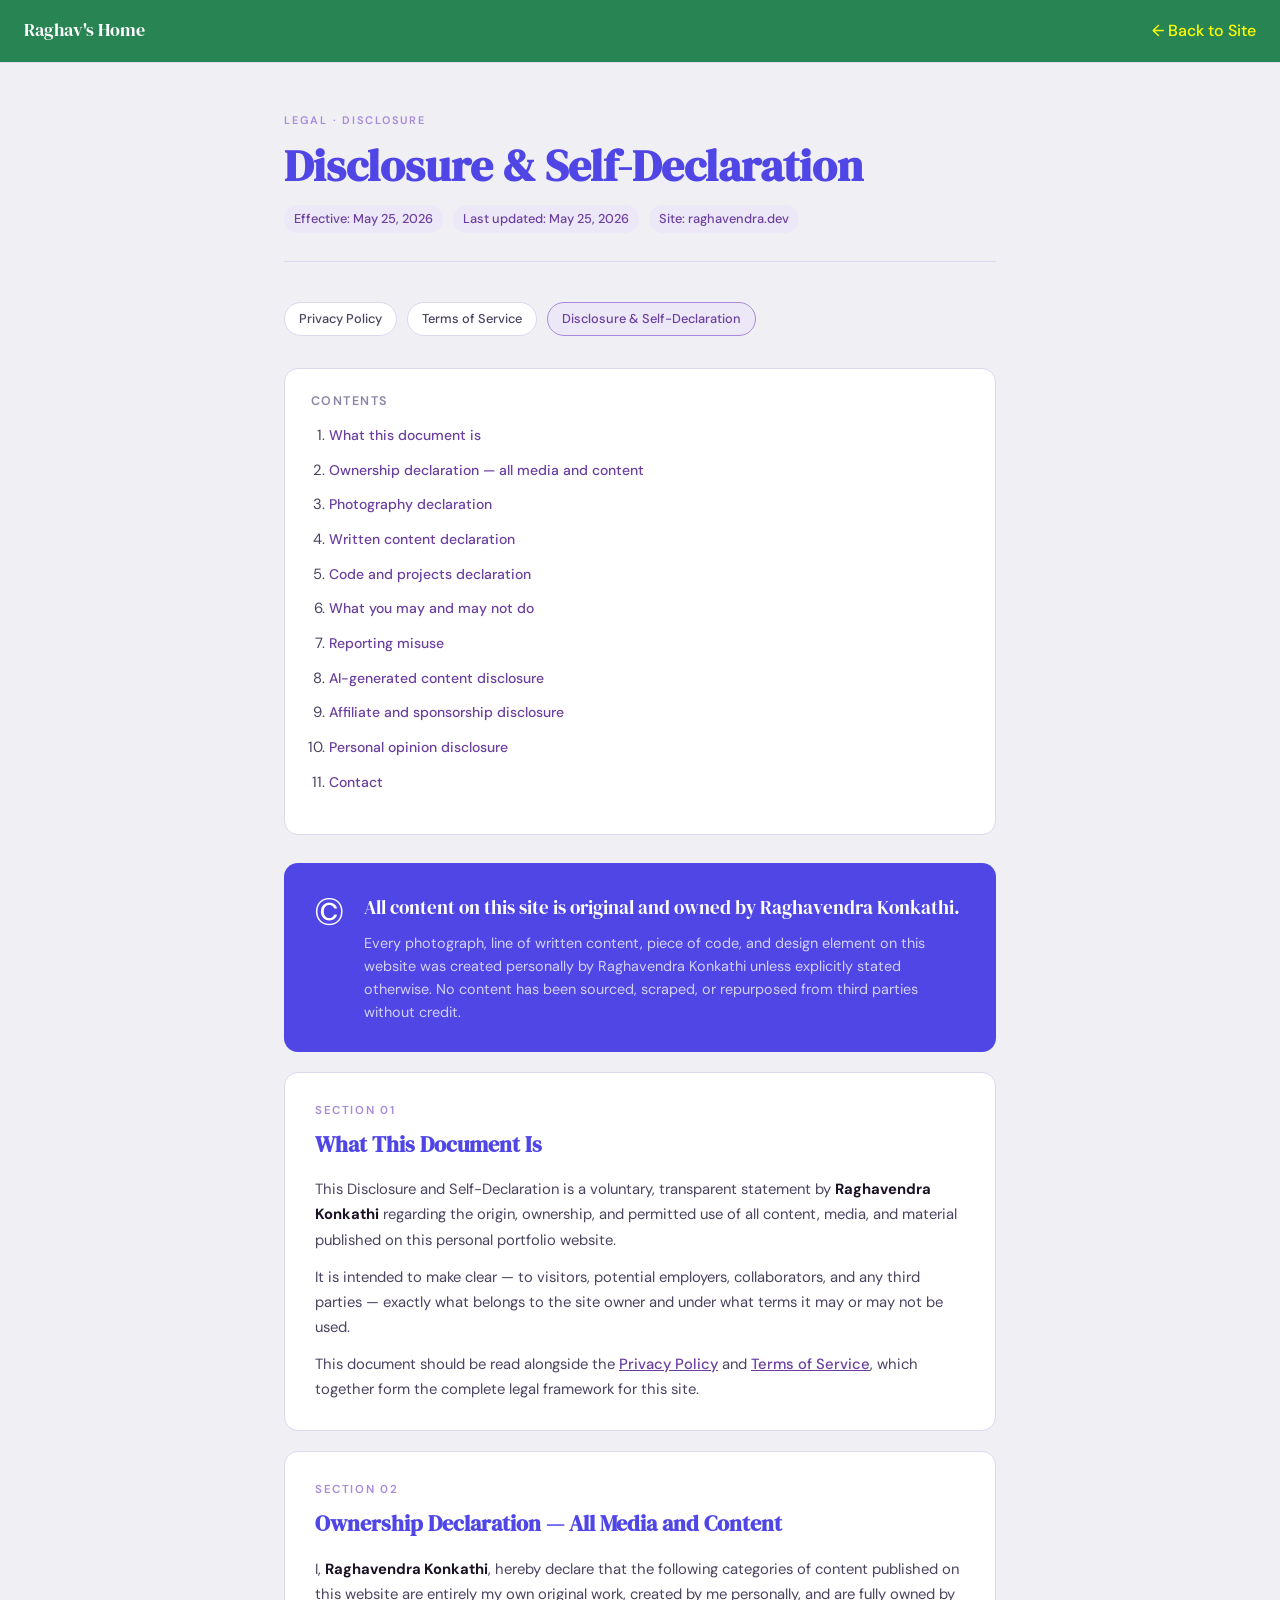
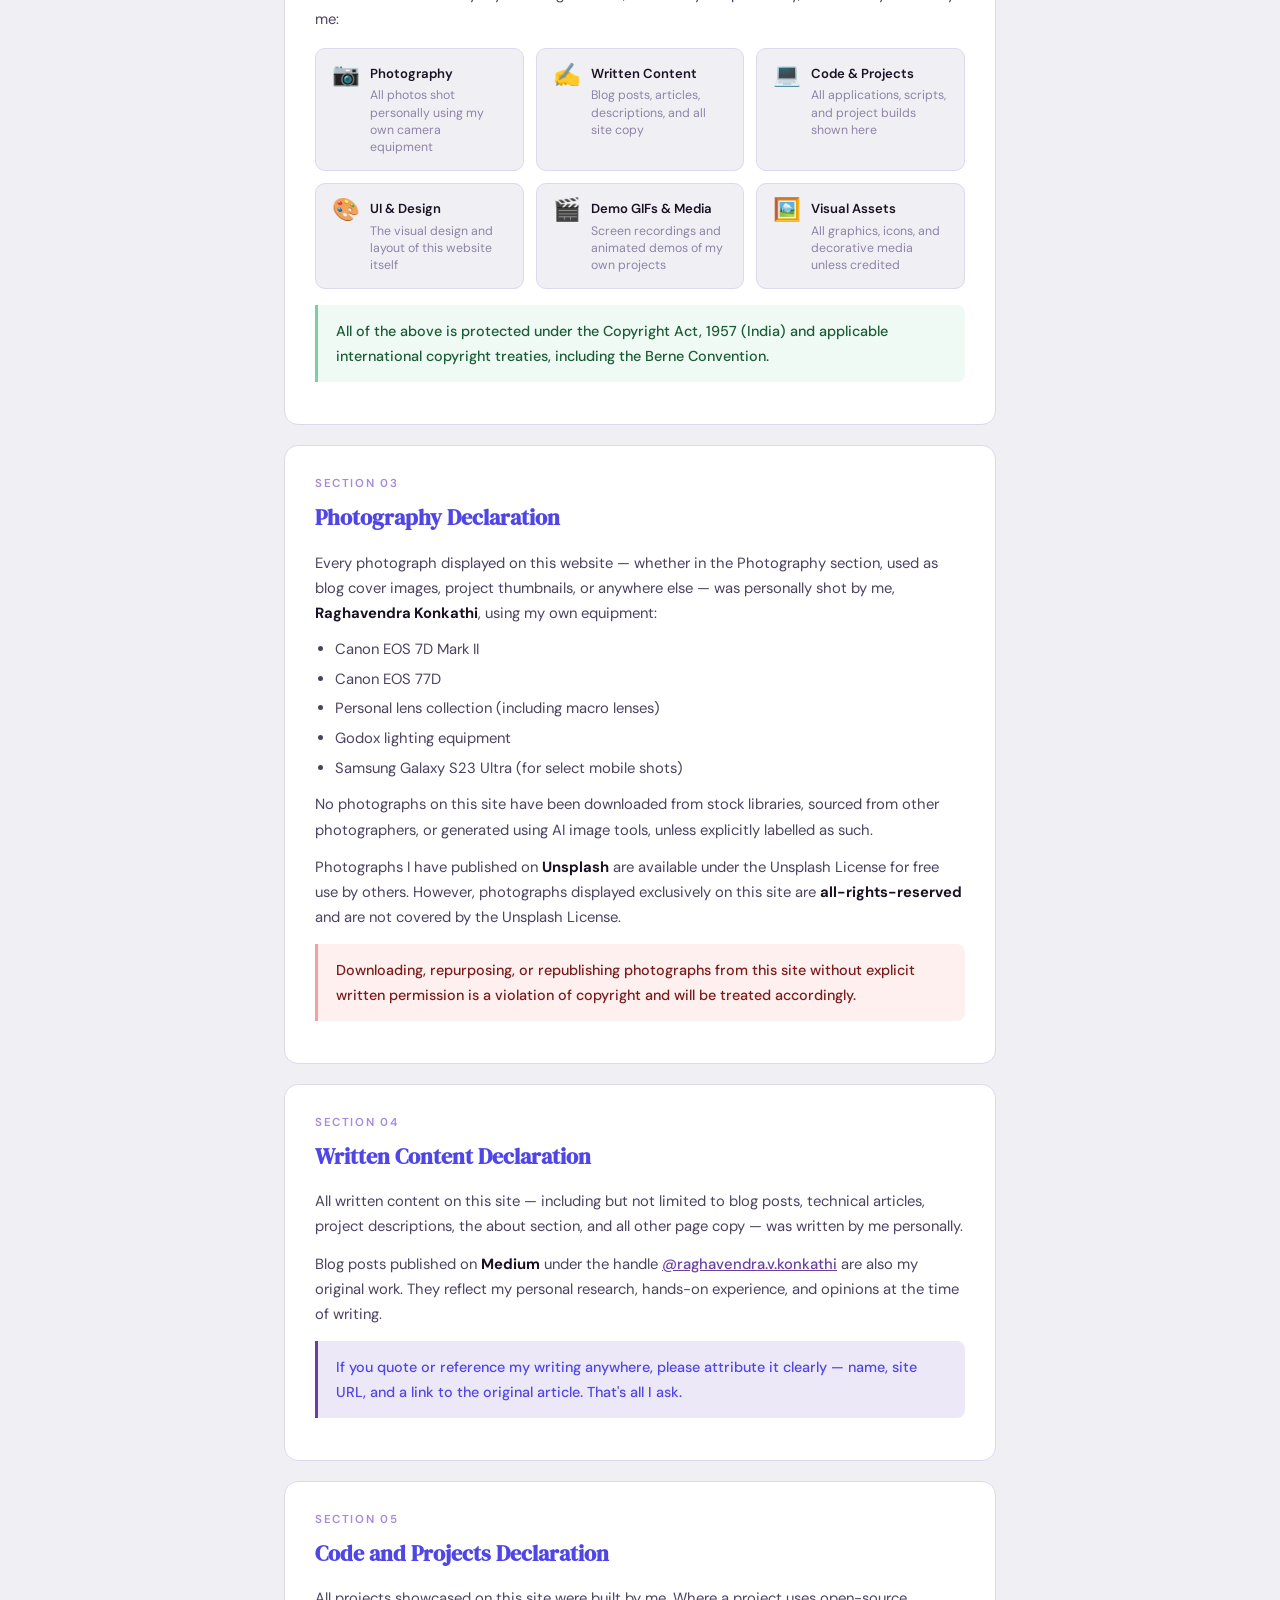
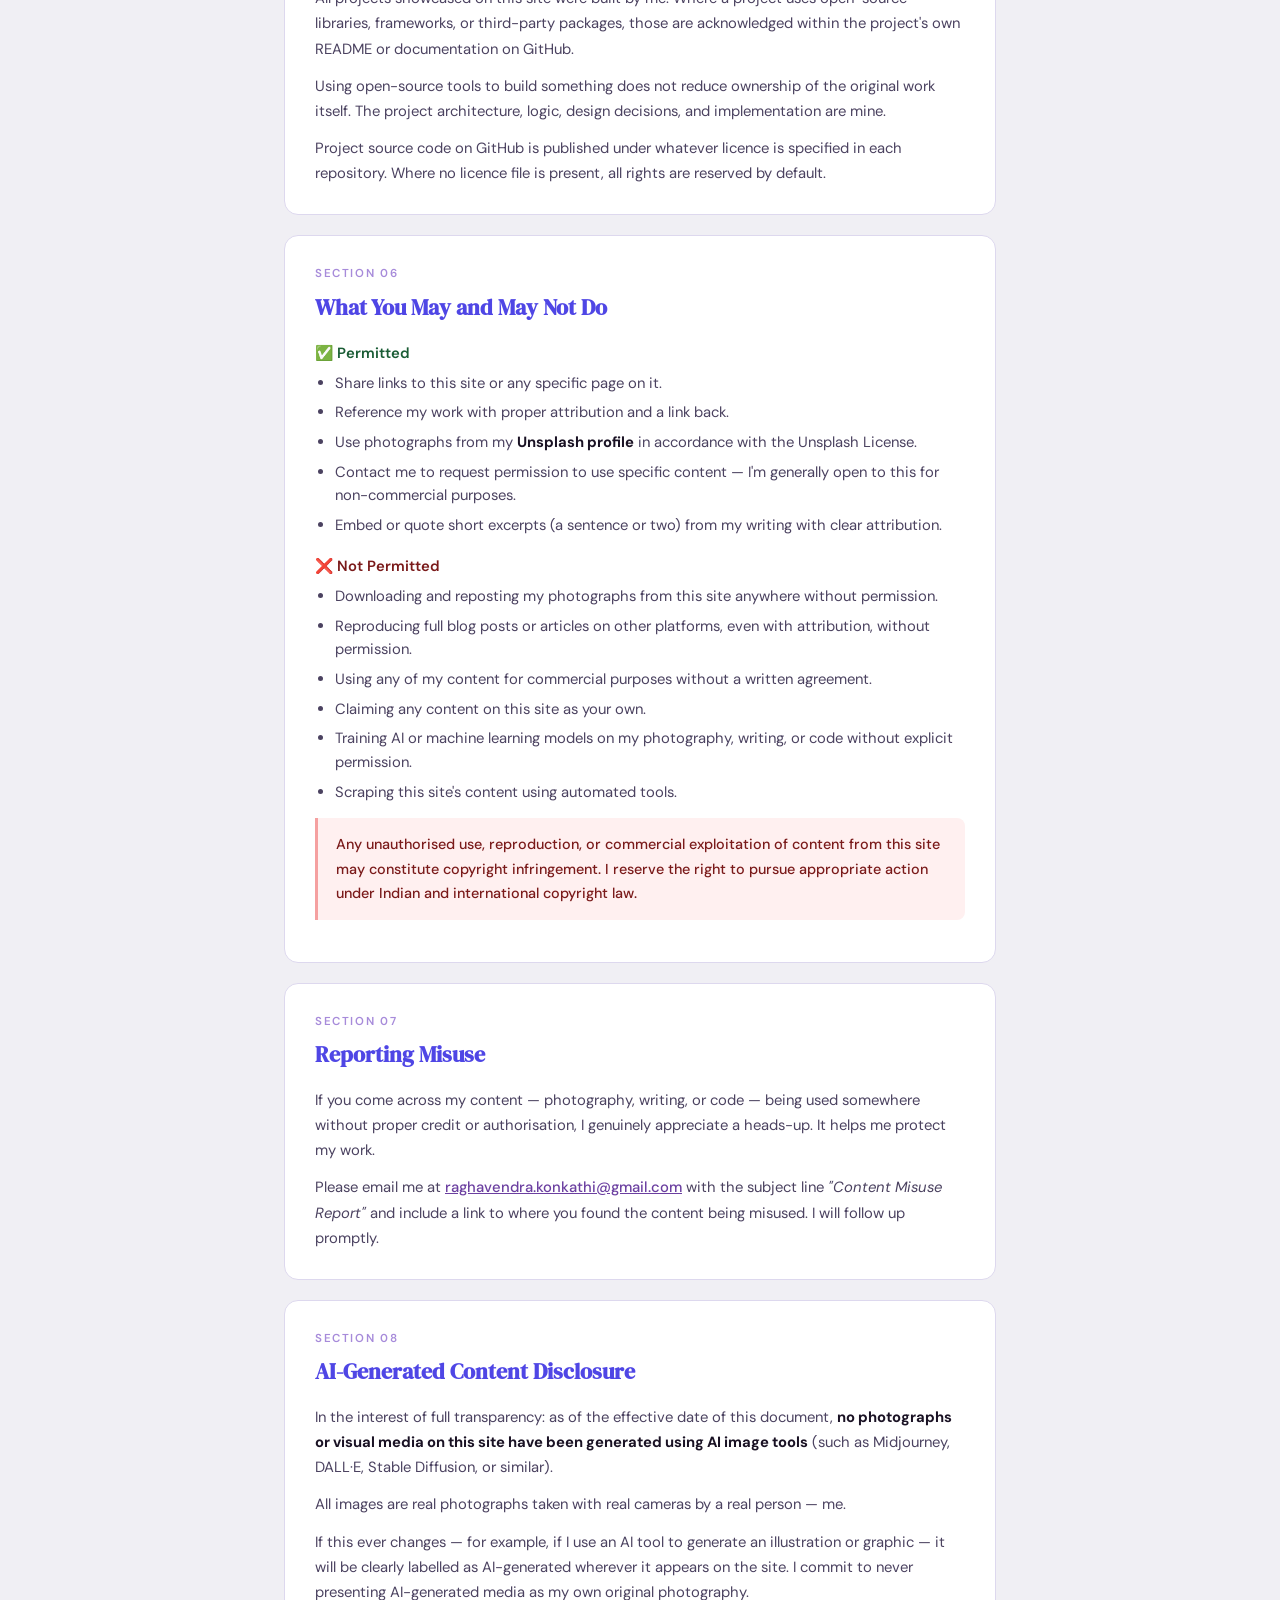
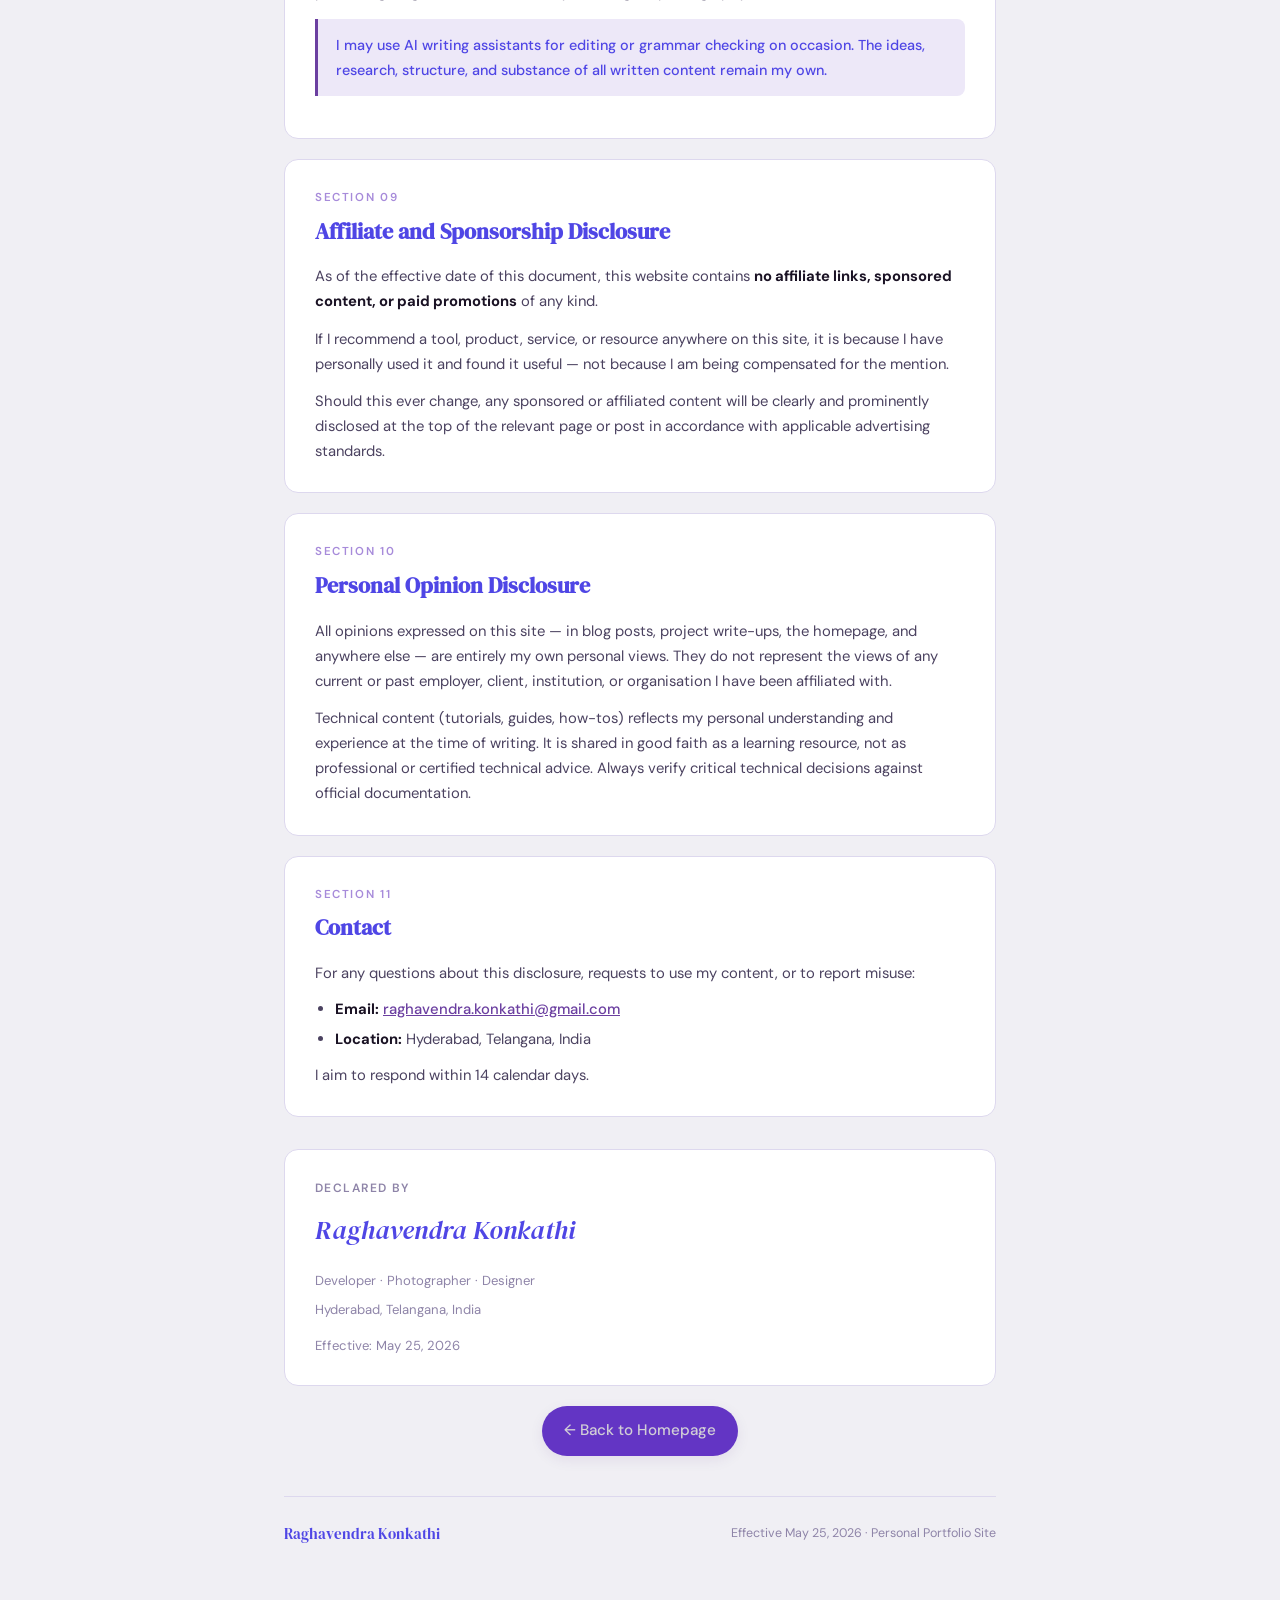
<file: disclosure.html>
<!DOCTYPE html>
<html lang="en">
<head>
  <meta charset="UTF-8" />
  <meta name="viewport" content="width=device-width, initial-scale=1.0"/>
  <title>Disclosure & Self-Declaration — Raghavendra Konkathi</title>
  <link rel="icon" type="image/x-icon" href="Assets/favicon.ico">
  <link href="https://fonts.googleapis.com/css2?family=DM+Serif+Display&family=DM+Sans:wght@300;400;500;600&display=swap" rel="stylesheet"/>
  <style>
    *, *::before, *::after { box-sizing: border-box; margin: 0; padding: 0; }

    :root {
      --bg: #f0eff4;
      --card: #ffffff;
      --purple-deep: #4f46e5;
      --purple-mid: #6b3fa0;
      --purple-light: #a78bda;
      --purple-mist: #ede8f8;
      --text-dark: #1a1224;
      --text-mid: #4b4260;
      --text-light: #8e84a8;
      --border: #ddd8ee;
      --amber-mist: #fdf6e3;
      --amber-border: #f0d080;
      --amber-text: #7a5c00;
      --red-mist: #fff0f0;
      --red-border: #f5a0a0;
      --red-text: #7a1a1a;
      --green-mist: #f0faf4;
      --green-border: #7ecfa0;
      --green-text: #1a5c35;
    }

    html, body {
      font-family: 'DM Sans', sans-serif;
      background: var(--bg);
      color: var(--text-dark);
      line-height: 1.7;
    }

    /* ── NAV ── */
    nav {
      background: #288453;
      border-bottom: 1px solid var(--border);
      padding: 16px 24px;
      display: flex;
      align-items: center;
      justify-content: space-between;
      position: sticky;
      top: 0;
      z-index: 10;
    }

    .nav-brand {
      font-family: 'DM Serif Display', serif;
      font-size: 1.1rem;
      color: white;
      text-decoration: none;
    }

    .nav-back {
      font-size: 1rem;
      font-weight: 500;
      color: Yellow;
      text-decoration: none;
      display: flex;
      align-items: center;
      gap: 5px;
      transition: opacity 0.2s;
    }
    .nav-back:hover { opacity: 0.7; }

    /* ── LAYOUT ── */
    .page {
      max-width: 760px;
      margin: 0 auto;
      padding: 48px 24px 80px;
    }

    /* ── HEADER ── */
    .doc-header {
      margin-bottom: 40px;
      padding-bottom: 28px;
      border-bottom: 1px solid var(--border);
    }

    .doc-eyebrow {
      font-size: 11px;
      font-weight: 600;
      letter-spacing: 0.16em;
      text-transform: uppercase;
      color: var(--purple-light);
      margin-bottom: 10px;
    }

    .doc-title {
      font-family: 'DM Serif Display', serif;
      font-size: clamp(1.8rem, 5vw, 2.8rem);
      color: var(--purple-deep);
      line-height: 1.15;
      margin-bottom: 14px;
    }

    .doc-meta {
      display: flex;
      flex-wrap: wrap;
      gap: 10px;
      font-size: 0.8rem;
    }

    .doc-meta span {
      background: var(--purple-mist);
      color: var(--purple-mid);
      padding: 3px 10px;
      border-radius: 20px;
      font-weight: 500;
    }

    /* ── LEGAL NAV ── */
    .legal-nav {
      display: flex;
      gap: 10px;
      flex-wrap: wrap;
      margin-bottom: 32px;
    }

    .legal-nav a {
      font-size: 0.8rem;
      font-weight: 500;
      padding: 5px 14px;
      border-radius: 20px;
      text-decoration: none;
      border: 1px solid var(--border);
      color: var(--text-mid);
      background: var(--card);
      transition: all 0.2s;
    }

    .legal-nav a:hover,
    .legal-nav a.active {
      background: var(--purple-mist);
      color: var(--purple-mid);
      border-color: var(--purple-light);
    }

    /* ── TOC ── */
    .toc {
      background: var(--card);
      border: 1px solid var(--border);
      border-radius: 14px;
      padding: 22px 26px;
      margin-bottom: 28px;
    }

    .toc-title {
      font-size: 0.78rem;
      font-weight: 600;
      letter-spacing: 0.12em;
      text-transform: uppercase;
      color: var(--text-light);
      margin-bottom: 12px;
    }

    .toc ol {
      padding-left: 18px;
      display: flex;
      flex-direction: column;
      gap: 5px;
    }

    .toc a {
      font-size: 0.875rem;
      color: var(--purple-mid);
      text-decoration: none;
      font-weight: 500;
    }
    .toc a:hover { text-decoration: underline; }

    /* ── CALLOUT BOXES ── */
    .highlight {
      background: var(--purple-mist);
      border-left: 3px solid var(--purple-mid);
      border-radius: 0 8px 8px 0;
      padding: 14px 18px;
      margin: 14px 0;
      font-size: 0.9rem;
      color: var(--purple-deep);
      font-weight: 500;
    }

    .warning {
      background: var(--amber-mist);
      border-left: 3px solid var(--amber-border);
      border-radius: 0 8px 8px 0;
      padding: 14px 18px;
      margin: 14px 0;
      font-size: 0.9rem;
      color: var(--amber-text);
      font-weight: 500;
    }

    .danger {
      background: var(--red-mist);
      border-left: 3px solid var(--red-border);
      border-radius: 0 8px 8px 0;
      padding: 14px 18px;
      margin: 14px 0;
      font-size: 0.9rem;
      color: var(--red-text);
      font-weight: 500;
    }

    .good {
      background: var(--green-mist);
      border-left: 3px solid var(--green-border);
      border-radius: 0 8px 8px 0;
      padding: 14px 18px;
      margin: 14px 0;
      font-size: 0.9rem;
      color: var(--green-text);
      font-weight: 500;
    }

    /* ── OWNERSHIP STAMP ── */
    .ownership-stamp {
      background: var(--purple-deep);
      color: white;
      border-radius: 14px;
      padding: 28px 30px;
      margin-bottom: 20px;
      display: flex;
      align-items: flex-start;
      gap: 20px;
    }

    .stamp-icon {
      font-size: 2.4rem;
      flex-shrink: 0;
      line-height: 1;
      margin-top: 2px;
    }

    .stamp-body {}

    .stamp-title {
      font-family: 'DM Serif Display', serif;
      font-size: 1.2rem;
      color: white;
      margin-bottom: 8px;
    }

    .stamp-text {
      font-size: 0.9rem;
      color: rgba(255,255,255,0.75);
      line-height: 1.6;
      margin: 0;
    }

    /* ── MEDIA TYPE GRID ── */
    .media-grid {
      display: grid;
      grid-template-columns: repeat(auto-fill, minmax(200px, 1fr));
      gap: 12px;
      margin: 16px 0;
    }

    .media-card {
      background: var(--bg);
      border: 1px solid var(--border);
      border-radius: 10px;
      padding: 14px 16px;
      display: flex;
      align-items: flex-start;
      gap: 10px;
    }

    .media-icon {
      font-size: 1.4rem;
      flex-shrink: 0;
      line-height: 1;
      margin-top: 1px;
    }

    .media-label {
      font-size: 0.82rem;
      font-weight: 600;
      color: var(--text-dark);
      margin-bottom: 2px;
    }

    .media-desc {
      font-size: 0.77rem;
      color: var(--text-light);
      line-height: 1.4;
    }

    /* ── SECTIONS ── */
    .section {
      background: var(--card);
      border: 1px solid var(--border);
      border-radius: 14px;
      padding: 28px 30px;
      margin-bottom: 20px;
    }

    .section-num {
      font-size: 0.72rem;
      font-weight: 600;
      letter-spacing: 0.14em;
      text-transform: uppercase;
      color: var(--purple-light);
      margin-bottom: 6px;
    }

    h2 {
      font-family: 'DM Serif Display', serif;
      font-size: 1.35rem;
      color: var(--purple-deep);
      margin-bottom: 14px;
    }

    p {
      font-size: 0.925rem;
      color: var(--text-mid);
      margin-bottom: 12px;
    }
    p:last-child { margin-bottom: 0; }

    ul, ol {
      padding-left: 20px;
      margin-bottom: 12px;
    }

    li {
      font-size: 0.925rem;
      color: var(--text-mid);
      margin-bottom: 6px;
      line-height: 1.6;
    }

    a.inline {
      color: var(--purple-mid);
      font-weight: 500;
    }
    a.inline:hover { text-decoration: underline; }

    strong { color: var(--text-dark); }

    /* ── SIGNATURE BLOCK ── */
    .signature-block {
      background: var(--card);
      border: 1px solid var(--border);
      border-radius: 14px;
      padding: 28px 30px;
      margin-top: 32px;
      display: flex;
      flex-direction: column;
      gap: 6px;
    }

    .sig-label {
      font-size: 0.75rem;
      font-weight: 600;
      letter-spacing: 0.12em;
      text-transform: uppercase;
      color: var(--text-light);
      margin-bottom: 4px;
    }

    .sig-name {
      font-family: 'DM Serif Display', serif;
      font-size: 1.6rem;
      color: var(--purple-deep);
      font-style: italic;
    }

    .sig-detail {
      font-size: 0.82rem;
      color: var(--text-light);
      margin: 0;
    }

    /* ── FOOTER ── */
    .doc-footer {
      margin-top: 40px;
      padding-top: 24px;
      border-top: 1px solid var(--border);
      display: flex;
      justify-content: space-between;
      align-items: center;
      flex-wrap: wrap;
      gap: 10px;
    }

    .doc-footer-name {
      font-family: 'DM Serif Display', serif;
      font-size: 0.95rem;
      color: var(--purple-deep);
    }

    .doc-footer-note {
      font-size: 0.78rem;
      color: var(--text-light);
    }

    @media (max-width: 560px) {
      .section { padding: 20px 18px; }
      .ownership-stamp { flex-direction: column; gap: 12px; }
      .media-grid { grid-template-columns: 1fr 1fr; }
    }
     .back-home {
  margin-top: 20px;
  display: flex;
  justify-content: center;
}

.back-home-link {
  display: inline-flex;
  align-items: center;
  gap: 8px;
  padding: 12px 22px;
  font-size: 0.95rem;
  font-weight: 500;
  color: #d1ced6;
  background: #6335c4;
  border-radius: 999px;
  text-decoration: none;
  transition: all 0.25s ease;
  box-shadow: 0 4px 14px rgba(59,31,110,0.08);
}

  </style>
</head>
<body>

<nav>
  <a href="index.html" class="nav-brand">Raghav's Home</a>
  <a href="index.html" class="nav-back">← Back to Site</a>
</nav>

<div class="page">

  <div class="doc-header">
    <p class="doc-eyebrow">Legal · Disclosure</p>
    <h1 class="doc-title">Disclosure &amp; Self-Declaration</h1>
    <div class="doc-meta">
      <span>Effective: May 25, 2026</span>
      <span>Last updated: May 25, 2026</span>
      <span>Site: raghavendra.dev</span>
    </div>
  </div>

  <!-- Legal nav -->
  <div class="legal-nav">
    <a href="privacy-policy.html">Privacy Policy</a>
    <a href="terms.html">Terms of Service</a>
    <a href="disclosure.html" class="active">Disclosure &amp; Self-Declaration</a>
  </div>

  <!-- TOC -->
  <div class="toc">
    <p class="toc-title">Contents</p>
    <ol>
      <li><a href="#s1">What this document is</a></li>
      <li><a href="#s2">Ownership declaration — all media and content</a></li>
      <li><a href="#s3">Photography declaration</a></li>
      <li><a href="#s4">Written content declaration</a></li>
      <li><a href="#s5">Code and projects declaration</a></li>
      <li><a href="#s6">What you may and may not do</a></li>
      <li><a href="#s7">Reporting misuse</a></li>
      <li><a href="#s8">AI-generated content disclosure</a></li>
      <li><a href="#s9">Affiliate and sponsorship disclosure</a></li>
      <li><a href="#s10">Personal opinion disclosure</a></li>
      <li><a href="#s11">Contact</a></li>
    </ol>
  </div>

  <!-- Ownership stamp -->
  <div class="ownership-stamp">
    <div class="stamp-icon">©</div>
    <div class="stamp-body">
      <p class="stamp-title">All content on this site is original and owned by Raghavendra Konkathi.</p>
      <p class="stamp-text">Every photograph, line of written content, piece of code, and design element on this website was created personally by Raghavendra Konkathi unless explicitly stated otherwise. No content has been sourced, scraped, or repurposed from third parties without credit.</p>
    </div>
  </div>

  <!-- 1 -->
  <div class="section" id="s1">
    <p class="section-num">Section 01</p>
    <h2>What This Document Is</h2>
    <p>This Disclosure and Self-Declaration is a voluntary, transparent statement by <strong>Raghavendra Konkathi</strong> regarding the origin, ownership, and permitted use of all content, media, and material published on this personal portfolio website.</p>
    <p>It is intended to make clear — to visitors, potential employers, collaborators, and any third parties — exactly what belongs to the site owner and under what terms it may or may not be used.</p>
    <p>This document should be read alongside the <a href="privacy-policy.html" class="inline">Privacy Policy</a> and <a href="terms.html" class="inline">Terms of Service</a>, which together form the complete legal framework for this site.</p>
  </div>

  <!-- 2 -->
  <div class="section" id="s2">
    <p class="section-num">Section 02</p>
    <h2>Ownership Declaration — All Media and Content</h2>
    <p>I, <strong>Raghavendra Konkathi</strong>, hereby declare that the following categories of content published on this website are entirely my own original work, created by me personally, and are fully owned by me:</p>

    <div class="media-grid">
      <div class="media-card">
        <span class="media-icon">📷</span>
        <div>
          <div class="media-label">Photography</div>
          <div class="media-desc">All photos shot personally using my own camera equipment</div>
        </div>
      </div>
      <div class="media-card">
        <span class="media-icon">✍️</span>
        <div>
          <div class="media-label">Written Content</div>
          <div class="media-desc">Blog posts, articles, descriptions, and all site copy</div>
        </div>
      </div>
      <div class="media-card">
        <span class="media-icon">💻</span>
        <div>
          <div class="media-label">Code & Projects</div>
          <div class="media-desc">All applications, scripts, and project builds shown here</div>
        </div>
      </div>
      <div class="media-card">
        <span class="media-icon">🎨</span>
        <div>
          <div class="media-label">UI & Design</div>
          <div class="media-desc">The visual design and layout of this website itself</div>
        </div>
      </div>
      <div class="media-card">
        <span class="media-icon">🎬</span>
        <div>
          <div class="media-label">Demo GIFs & Media</div>
          <div class="media-desc">Screen recordings and animated demos of my own projects</div>
        </div>
      </div>
      <div class="media-card">
        <span class="media-icon">🖼️</span>
        <div>
          <div class="media-label">Visual Assets</div>
          <div class="media-desc">All graphics, icons, and decorative media unless credited</div>
        </div>
      </div>
    </div>

    <div class="good">
      All of the above is protected under the Copyright Act, 1957 (India) and applicable international copyright treaties, including the Berne Convention.
    </div>
  </div>

  <!-- 3 -->
  <div class="section" id="s3">
    <p class="section-num">Section 03</p>
    <h2>Photography Declaration</h2>
    <p>Every photograph displayed on this website — whether in the Photography section, used as blog cover images, project thumbnails, or anywhere else — was personally shot by me, <strong>Raghavendra Konkathi</strong>, using my own equipment:</p>
    <ul>
      <li>Canon EOS 7D Mark II</li>
      <li>Canon EOS 77D</li>
      <li>Personal lens collection (including macro lenses)</li>
      <li>Godox lighting equipment</li>
      <li>Samsung Galaxy S23 Ultra (for select mobile shots)</li>
    </ul>
    <p>No photographs on this site have been downloaded from stock libraries, sourced from other photographers, or generated using AI image tools, unless explicitly labelled as such.</p>
    <p>Photographs I have published on <strong>Unsplash</strong> are available under the Unsplash License for free use by others. However, photographs displayed exclusively on this site are <strong>all-rights-reserved</strong> and are not covered by the Unsplash License.</p>
    <div class="danger">
      Downloading, repurposing, or republishing photographs from this site without explicit written permission is a violation of copyright and will be treated accordingly.
    </div>
  </div>

  <!-- 4 -->
  <div class="section" id="s4">
    <p class="section-num">Section 04</p>
    <h2>Written Content Declaration</h2>
    <p>All written content on this site — including but not limited to blog posts, technical articles, project descriptions, the about section, and all other page copy — was written by me personally.</p>
    <p>Blog posts published on <strong>Medium</strong> under the handle <a href="https://medium.com/@raghavendra.v.konkathi" target="_blank" rel="noopener" class="inline">@raghavendra.v.konkathi</a> are also my original work. They reflect my personal research, hands-on experience, and opinions at the time of writing.</p>
    <div class="highlight">
      If you quote or reference my writing anywhere, please attribute it clearly — name, site URL, and a link to the original article. That's all I ask.
    </div>
  </div>

  <!-- 5 -->
  <div class="section" id="s5">
    <p class="section-num">Section 05</p>
    <h2>Code and Projects Declaration</h2>
    <p>All projects showcased on this site were built by me. Where a project uses open-source libraries, frameworks, or third-party packages, those are acknowledged within the project's own README or documentation on GitHub.</p>
    <p>Using open-source tools to build something does not reduce ownership of the original work itself. The project architecture, logic, design decisions, and implementation are mine.</p>
    <p>Project source code on GitHub is published under whatever licence is specified in each repository. Where no licence file is present, all rights are reserved by default.</p>
  </div>

  <!-- 6 -->
  <div class="section" id="s6">
    <p class="section-num">Section 06</p>
    <h2>What You May and May Not Do</h2>

    <p style="font-weight:600; color: var(--green-text); margin-bottom: 6px;">✅ Permitted</p>
    <ul>
      <li>Share links to this site or any specific page on it.</li>
      <li>Reference my work with proper attribution and a link back.</li>
      <li>Use photographs from my <strong>Unsplash profile</strong> in accordance with the Unsplash License.</li>
      <li>Contact me to request permission to use specific content — I'm generally open to this for non-commercial purposes.</li>
      <li>Embed or quote short excerpts (a sentence or two) from my writing with clear attribution.</li>
    </ul>

    <p style="font-weight:600; color: var(--red-text); margin-top: 16px; margin-bottom: 6px;">❌ Not Permitted</p>
    <ul>
      <li>Downloading and reposting my photographs from this site anywhere without permission.</li>
      <li>Reproducing full blog posts or articles on other platforms, even with attribution, without permission.</li>
      <li>Using any of my content for commercial purposes without a written agreement.</li>
      <li>Claiming any content on this site as your own.</li>
      <li>Training AI or machine learning models on my photography, writing, or code without explicit permission.</li>
      <li>Scraping this site's content using automated tools.</li>
    </ul>

    <div class="danger">
      Any unauthorised use, reproduction, or commercial exploitation of content from this site may constitute copyright infringement. I reserve the right to pursue appropriate action under Indian and international copyright law.
    </div>
  </div>

  <!-- 7 -->
  <div class="section" id="s7">
    <p class="section-num">Section 07</p>
    <h2>Reporting Misuse</h2>
    <p>If you come across my content — photography, writing, or code — being used somewhere without proper credit or authorisation, I genuinely appreciate a heads-up. It helps me protect my work.</p>
    <p>Please email me at <a href="mailto:raghavendra.konkathi@gmail.com" class="inline">raghavendra.konkathi@gmail.com</a> with the subject line <em>"Content Misuse Report"</em> and include a link to where you found the content being misused. I will follow up promptly.</p>
  </div>

  <!-- 8 -->
  <div class="section" id="s8">
    <p class="section-num">Section 08</p>
    <h2>AI-Generated Content Disclosure</h2>
    <p>In the interest of full transparency: as of the effective date of this document, <strong>no photographs or visual media on this site have been generated using AI image tools</strong> (such as Midjourney, DALL·E, Stable Diffusion, or similar).</p>
    <p>All images are real photographs taken with real cameras by a real person — me.</p>
    <p>If this ever changes — for example, if I use an AI tool to generate an illustration or graphic — it will be clearly labelled as AI-generated wherever it appears on the site. I commit to never presenting AI-generated media as my own original photography.</p>
    <div class="highlight">
      I may use AI writing assistants for editing or grammar checking on occasion. The ideas, research, structure, and substance of all written content remain my own.
    </div>
  </div>

  <!-- 9 -->
  <div class="section" id="s9">
    <p class="section-num">Section 09</p>
    <h2>Affiliate and Sponsorship Disclosure</h2>
    <p>As of the effective date of this document, this website contains <strong>no affiliate links, sponsored content, or paid promotions</strong> of any kind.</p>
    <p>If I recommend a tool, product, service, or resource anywhere on this site, it is because I have personally used it and found it useful — not because I am being compensated for the mention.</p>
    <p>Should this ever change, any sponsored or affiliated content will be clearly and prominently disclosed at the top of the relevant page or post in accordance with applicable advertising standards.</p>
  </div>

  <!-- 10 -->
  <div class="section" id="s10">
    <p class="section-num">Section 10</p>
    <h2>Personal Opinion Disclosure</h2>
    <p>All opinions expressed on this site — in blog posts, project write-ups, the homepage, and anywhere else — are entirely my own personal views. They do not represent the views of any current or past employer, client, institution, or organisation I have been affiliated with.</p>
    <p>Technical content (tutorials, guides, how-tos) reflects my personal understanding and experience at the time of writing. It is shared in good faith as a learning resource, not as professional or certified technical advice. Always verify critical technical decisions against official documentation.</p>
  </div>

  <!-- 11 -->
  <div class="section" id="s11">
    <p class="section-num">Section 11</p>
    <h2>Contact</h2>
    <p>For any questions about this disclosure, requests to use my content, or to report misuse:</p>
    <ul>
      <li><strong>Email:</strong> <a href="mailto:raghavendra.konkathi@gmail.com" class="inline">raghavendra.konkathi@gmail.com</a></li>
      <li><strong>Location:</strong> Hyderabad, Telangana, India</li>
    </ul>
    <p>I aim to respond within 14 calendar days.</p>
  </div>

  <!-- Signature block -->
  <div class="signature-block">
    <p class="sig-label">Declared by</p>
    <p class="sig-name">Raghavendra Konkathi</p>
    <p class="sig-detail">Developer · Photographer · Designer</p>
    <p class="sig-detail">Hyderabad, Telangana, India</p>
    <p class="sig-detail" style="margin-top: 8px;">Effective: May 25, 2026</p>
  </div>
<div class="back-home">
    <a href="index.html" class="back-home-link">
        ← Back to Homepage
    </a>
</div>
  <div class="doc-footer">
    <span class="doc-footer-name">Raghavendra Konkathi</span>
    <span class="doc-footer-note">Effective May 25, 2026 · Personal Portfolio Site</span>
  </div>

</div>
</body>
</html>
</file>
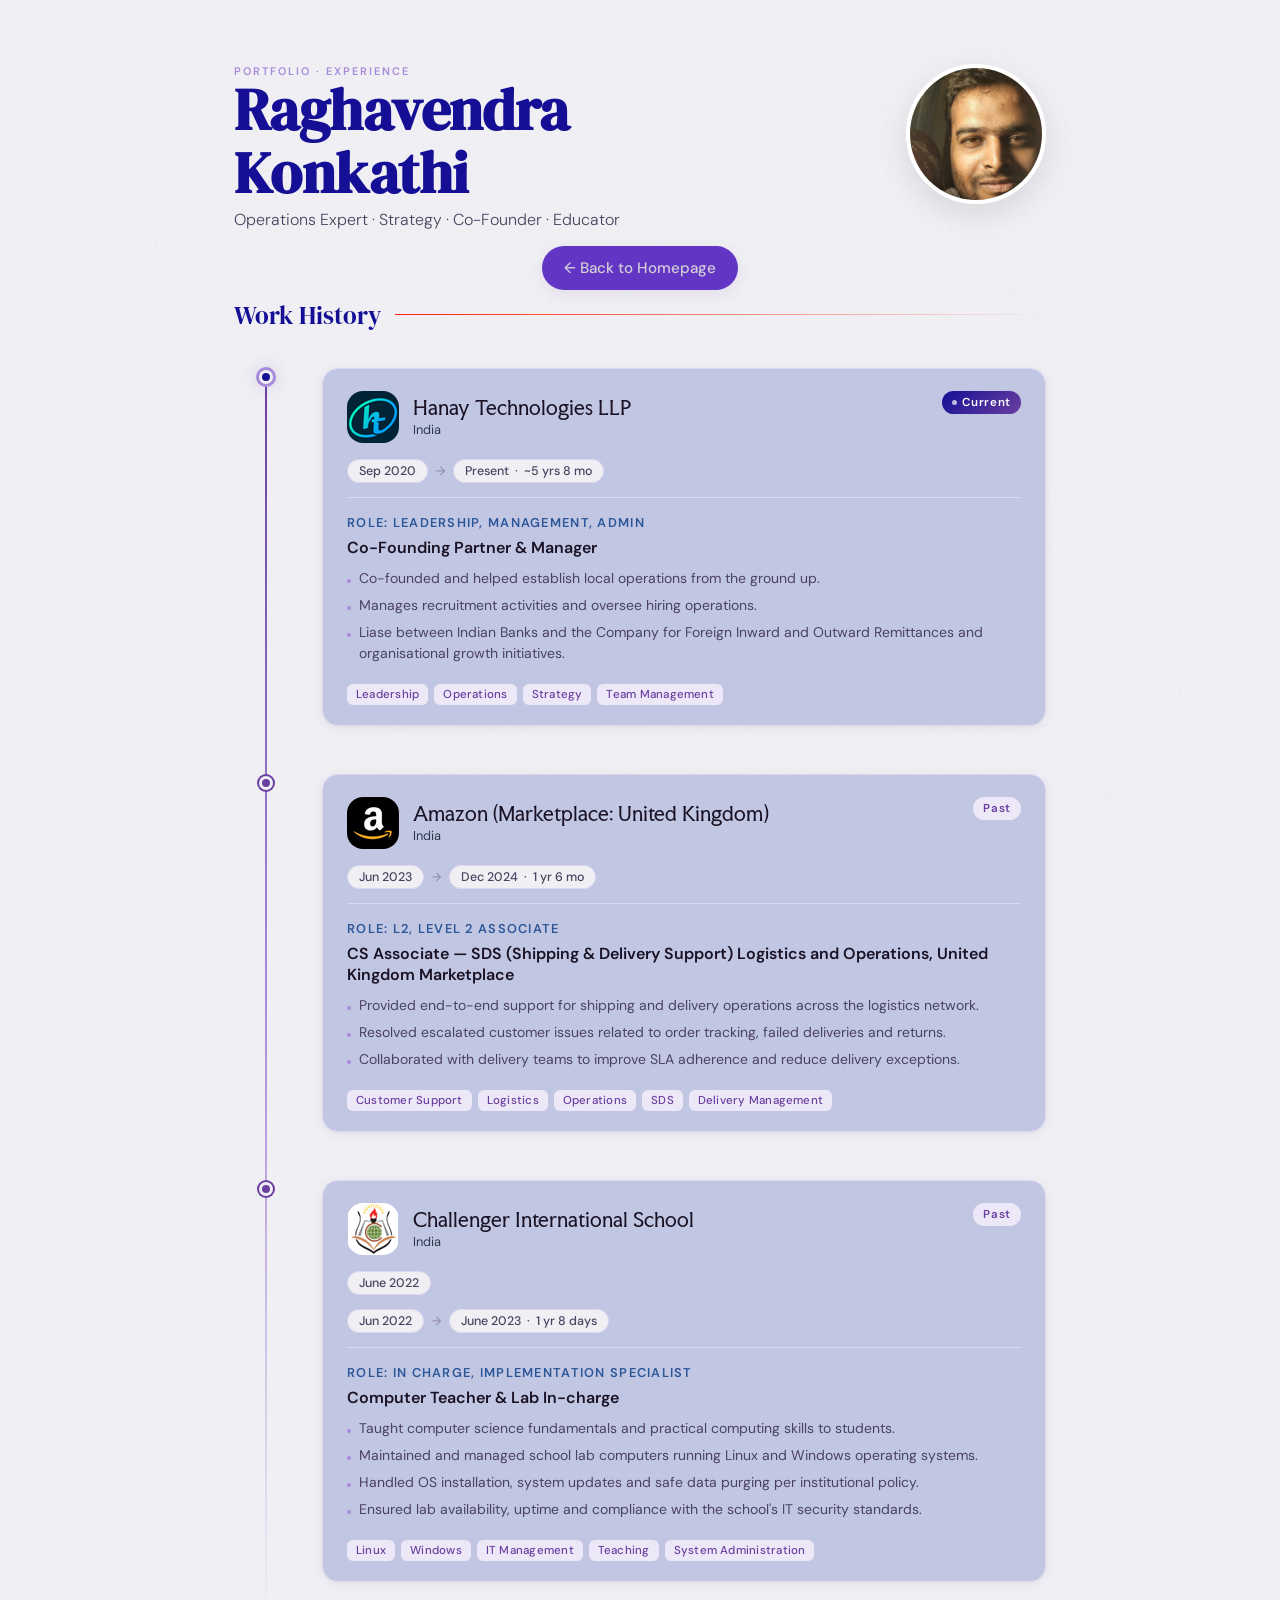
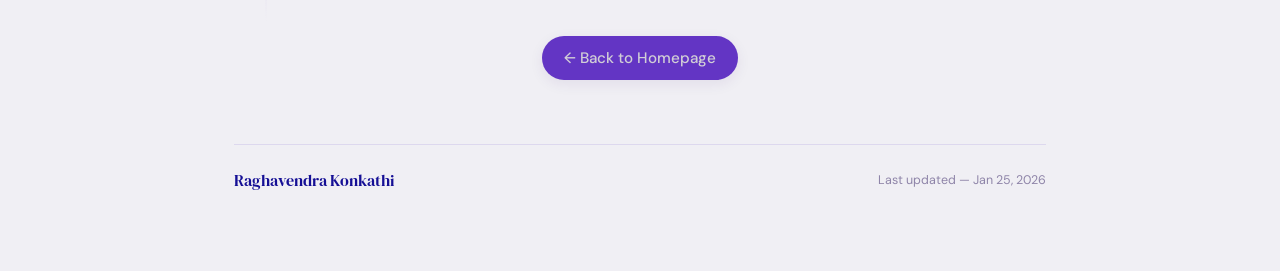
<file: experience.html>
<!DOCTYPE html>
<html lang="en">
<head>
  <meta charset="UTF-8" />
  <meta name="viewport" content="width=device-width, initial-scale=1.0"/>
  <title>Experience — Raghavendra Konkathi</title>
  <link rel="icon" type="image/x-icon" href="Assets/favicon.ico">
  <link rel="preconnect" href="https://fonts.googleapis.com">
  <link rel="preconnect" href="https://fonts.gstatic.com" crossorigin>
  <link href="https://fonts.googleapis.com/css2?family=Faculty+Glyphic&display=swap" rel="stylesheet">
  <link href="https://fonts.googleapis.com/css2?family=DM+Serif+Display:ital@0;1&family=DM+Sans:ital,wght@0,300;0,400;0,500;0,600;1,300&display=swap" rel="stylesheet"/>
  <style>
    *, *::before, *::after { box-sizing: border-box; margin: 0; padding: 0; }

    :root {
      --bg: #f0eff4;
      --card-bg: rgb(193, 199, 227);;
      --purple-deep: #150f95;
      --purple-mid: #6b3fa0;
      --purple-light: #a78bda;
      --purple-mist: #ede8f8;
      --text-dark: #1a1224;
      --text-mid: #4b4260;
      --text-light: #8e84a8;
      --border: #ddd8ee;
      --line: #fe1e00;
    }

    html { scroll-behavior: smooth; }

    body {
      font-family: 'DM Sans', sans-serif;
      background: var(--bg);
      color: var(--text-dark);
      min-height: 100vh;
      overflow-x: hidden;
    }

    body::before {
      content: '';
      position: fixed; inset: 0; z-index: 0;
      background-image: url("data:image/svg+xml,%3Csvg viewBox='0 0 200 200' xmlns='http://www.w3.org/2000/svg'%3E%3Cfilter id='n'%3E%3CfeTurbulence type='fractalNoise' baseFrequency='0.9' numOctaves='4' stitchTiles='stitch'/%3E%3C/filter%3E%3Crect width='100%25' height='100%25' filter='url(%23n)' opacity='0.035'/%3E%3C/svg%3E");
      opacity: 0.5;
      pointer-events: none;
    }

    .page-wrap {
      position: relative; z-index: 1;
      max-width: 860px;
      margin: 0 auto;
      padding: 0 24px 80px;
    }

    header {
      padding: 64px 0 10px;
      display: flex;
      flex-direction: row;
      justify-content: space-between;
      align-items: flex-start;
    }

    .eyebrow {
      font-size: 11px;
      font-weight: 600;
      letter-spacing: 0.18em;
      text-transform: uppercase;
      color: var(--purple-light);
    }

    .name {
      font-family: 'DM Serif Display', serif;
      font-size: clamp(2.2rem, 5vw, 3.6rem);
      line-height: 1.1;
      color: var(--purple-deep);
      letter-spacing: -0.01em;
    }

    .subtitle {
      font-size: 1rem;
      color: var(--text-mid);
      font-weight: 300;
      margin-top: 4px;
    }

    .section-label {
      margin: 8px 0 36px;
      display: flex;
      align-items: center;
      gap: 14px;
    }

    .section-label span {
      font-family: 'DM Serif Display', serif;
      font-size: 1.55rem;
      color: var(--purple-deep);
      white-space: nowrap;
    }

    .section-label::after {
      content: '';
      flex: 1;
      height: 1px;
      background: linear-gradient(to right, var(--line), transparent);
    }

    .timeline {
      position: relative;
      display: flex;
      flex-direction: column;
      gap: 0;
    }

    .timeline::before {
      content: '';
      position: absolute;
      left: 31px;
      top: 8px;
      bottom: 8px;
      width: 2px;
      background: linear-gradient(to bottom, var(--purple-mid), var(--purple-light), transparent);
      border-radius: 2px;
    }

    .entry {
      display: grid;
      grid-template-columns: 64px 1fr;
      gap: 0 24px;
      padding-bottom: 48px;
      opacity: 0;
      transform: translateY(24px);
      animation: fadeUp 0.6s ease forwards;
    }

    .entry:nth-child(1) { animation-delay: 0.1s; }
    .entry:nth-child(2) { animation-delay: 0.25s; }
    .entry:nth-child(3) { animation-delay: 0.4s; }

    @keyframes fadeUp {
      to { opacity: 1; transform: translateY(0); }
    }

    .dot-col {
      display: flex;
      flex-direction: column;
      align-items: center;
      padding-top: 2px;
    }

    .dot {
      width: 14px; height: 14px;
      border-radius: 50%;
      background: var(--purple-mid);
      border: 3px solid var(--bg);
      box-shadow: 0 0 0 2px var(--purple-mid);
      flex-shrink: 0;
      position: relative;
      z-index: 1;
    }

    .dot.active {
      background: var(--purple-deep);
      box-shadow: 0 0 0 3px var(--purple-light), 0 0 16px rgba(107,63,160,0.35);
      animation: pulse 2.4s ease-in-out infinite;
    }

    @keyframes pulse {
      0%, 100% { box-shadow: 0 0 0 3px var(--purple-light), 0 0 16px rgba(107,63,160,0.35); }
      50% { box-shadow: 0 0 0 5px var(--purple-mist), 0 0 28px rgba(107,63,160,0.55); }
    }

    .card {
      background: var(--card-bg);
      border-radius: 16px;
      border: 1px solid var(--border);
      overflow: hidden;
      box-shadow: 0 2px 12px rgba(59,31,110,0.06), 0 1px 3px rgba(59,31,110,0.04);
      transition: box-shadow 0.3s ease, transform 0.3s ease;
    }

    .card:hover {
      box-shadow: 0 8px 32px rgba(59,31,110,0.12), 0 2px 8px rgba(59,31,110,0.07);
      transform: translateY(-2px);
    }

    .card-top {
      display: flex;
      align-items: flex-start;
      justify-content: space-between;
      padding: 22px 24px 16px;
      gap: 16px;
      flex-wrap: wrap;
    }

    .company-info {
      display: flex;
      align-items: center;
      gap: 14px;
    }

    .logo-box {
      width: 52px; height: 52px;
      border-radius: 16px;
      display: flex;
      align-items: center;
      justify-content: center;
      flex-shrink: 0;
      overflow: hidden;
    }

    .company-name {
      font-family: 'Faculty Glyphic', sans-serif;
      font-size: 1.2rem;
      color: var(--text-dark);
      line-height: 1.2;
    }

    .company-location {
      font-size: 0.8rem;
      color: rgb(45, 56, 75);
      margin-top: 2px;
    }

    .badge {
      display: inline-flex;
      align-items: center;
      gap: 5px;
      font-size: 0.72rem;
      font-weight: 600;
      letter-spacing: 0.06em;
      padding: 4px 10px;
      border-radius: 20px;
      white-space: nowrap;
      flex-shrink: 0;
    }

    .badge.current {
      background: linear-gradient(135deg, var(--purple-deep), var(--purple-mid));
      color: white;
    }

    .badge.past {
      background: var(--purple-mist);
      color: var(--purple-mid);
    }

    .badge .dot-sm {
      width: 5px; height: 5px;
      border-radius: 50%;
      background: currentColor;
      opacity: 0.7;
    }

    .date-strip {
      padding: 0 24px 14px;
      display: flex;
      align-items: center;
      gap: 8px;
    }

    .date-pill {
      font-size: 0.78rem;
      font-weight: 500;
      color: var(--text-mid);
      background: var(--bg);
      border: 1px solid var(--border);
      border-radius: 20px;
      padding: 3px 11px;
    }

    .duration-tag {
      font-size: 0.75rem;
      color: var(--text-light);
    }

    .card-divider {
      height: 1px;
      background: var(--border);
      margin: 0 24px;
    }

    .role-section {
      padding: 16px 24px 20px;
    }

    .role-title {
      font-size: 0.8rem;
      font-weight: 600;
      letter-spacing: 0.1em;
      text-transform: uppercase;
      color: rgb(44, 86, 152);
      margin-bottom: 6px;
    }

    .role-name {
      font-size: 1rem;
      font-weight: 600;
      color: var(--text-dark);
      margin-bottom: 10px;
    }

    .duties {
      list-style: none;
      display: flex;
      flex-direction: column;
      gap: 6px;
    }

    .duties li {
      font-size: 0.875rem;
      color: var(--text-mid);
      display: flex;
      align-items: baseline;
      gap: 8px;
      line-height: 1.5;
    }

    .duties li::before {
      content: '';
      width: 4px; height: 4px;
      border-radius: 50%;
      background: var(--purple-light);
      flex-shrink: 0;
      margin-top: 6px;
    }

    .tag-row {
      padding: 0 24px 20px;
      display: flex;
      flex-wrap: wrap;
      gap: 6px;
    }

    .tag {
      font-size: 0.72rem;
      font-weight: 500;
      color: var(--purple-mid);
      background: var(--purple-mist);
      border-radius: 6px;
      padding: 3px 9px;
      letter-spacing: 0.02em;
    }

    footer {
      margin-top: 64px;
      padding-top: 24px;
      border-top: 1px solid var(--border);
      display: flex;
      align-items: center;
      justify-content: space-between;
      flex-wrap: wrap;
      gap: 10px;
    }

    .footer-name {
      font-family: 'DM Serif Display', serif;
      font-size: 1rem;
      color: var(--purple-deep);
    }

    .footer-date {
      font-size: 0.78rem;
      color: var(--text-light);
    }

    @media (max-width: 560px) {
      .timeline::before { left: 23px; }
      .entry { grid-template-columns: 48px 1fr; gap: 0 16px; }
      .card-top { flex-direction: column; }
    }
    
    .header-text {
  max-width: 520px;
}

.header-image img {
  width: 140px;
  height: 140px;
  border-radius: 50%;
  object-fit: cover;
  border: 4px solid white;
  box-shadow: 0 10px 30px rgba(0,0,0,0.1);
}
  .back-home {
  margin-top: 6px;
  display: flex;
  justify-content: center;
}

.back-home-link {
  display: inline-flex;
  align-items: center;
  gap: 8px;
  padding: 12px 22px;
  font-size: 0.95rem;
  font-weight: 500;
  color: #d1ced6;
  background: #6335c4;
  border-radius: 999px;
  text-decoration: none;
  transition: all 0.25s ease;
  box-shadow: 0 4px 14px rgba(59,31,110,0.08);
}

.back-home-link:hover {
  background: #6b3fa0;
  color: white;
  transform: translateY(-2px);
  box-shadow: 0 8px 24px rgba(59,31,110,0.2);
}

  </style>
</head>
<body>
<div class="page-wrap">

  <header>

  <div class="header-text">
    <p class="eyebrow">Portfolio · Experience</p>
    <h1 class="name">Raghavendra<br/>Konkathi</h1>
    <p class="subtitle">Operations Expert · Strategy · Co-Founder · Educator</p>
  </div>

  <div class="header-image">
    <img src="Assets\experience pic.jpg" alt="Raghavendra">
  </div>

</header>
<div class="back-home">
    <a href="index.html" class="back-home-link">
        ← Back to Homepage
    </a>
</div>
  <div class="section-label">
    <span>Work History</span>
  </div>

  <div class="timeline">

    <!-- HANAY -->
    <div class="entry">
      <div class="dot-col"><div class="dot active"></div></div>
      <div class="card">
        <div class="card-top">
          <div class="company-info">
            <div class="logo-box">
              <img 
                        src="Assets\hanlogo_52x52.png" 
                        alt="Company Logo"
                        class="max w-full max h-full object-contain"
                      >
            </div>
            <div>
              <div class="company-name">Hanay Technologies LLP</div>
              <div class="company-location">India</div>
            </div>
          </div>
          <span class="badge current"><span class="dot-sm"></span>Current</span>
        </div>
        <div class="date-strip">
          <span class="date-pill">Sep 2020</span>
          <span class="duration-tag">→</span>
          <span class="date-pill">Present &nbsp;·&nbsp; ~5 yrs 8 mo</span>
        </div>
        <div class="card-divider"></div>
        <div class="role-section">
          <div class="role-title">Role: Leadership, Management, Admin </div>
          <div class="role-name">Co-Founding Partner &amp; Manager</div>
          <ul class="duties">
            <li>Co-founded and helped establish local operations from the ground up.</li>
            <li>Manages recruitment activities and oversee hiring operations.</li>
            <li>Liase between Indian Banks and the Company for Foreign Inward and Outward Remittances and organisational growth initiatives.</li>
          </ul>
        </div>
        <div class="tag-row">
          <span class="tag">Leadership</span>
          <span class="tag">Operations</span>
          <span class="tag">Strategy</span>
          <span class="tag">Team Management</span>
        </div>
      </div>
    </div>

    <!-- AMAZON -->
    <div class="entry">
      <div class="dot-col"><div class="dot"></div></div>
      <div class="card">
        <div class="card-top">
          <div class="company-info">
            <div class="logo-box">
              <img 
                        src="Assets\amlogo_52x52.png" 
                        alt="Company Logo"
                        class="max w-full max h-full object-contain"
                      >
            </div>
            <div>
              <div class="company-name">Amazon (Marketplace: United Kingdom)</div>
              <div class="company-location">India</div>
            </div>
          </div>
          <span class="badge past">Past</span>
        </div>
        <div class="date-strip">
          <span class="date-pill">Jun 2023</span>
          <span class="duration-tag">→</span>
          <span class="date-pill">Dec 2024 &nbsp;·&nbsp; 1 yr 6 mo</span>
        </div>
        <div class="card-divider"></div>
        <div class="role-section">
          <div class="role-title">Role: L2, Level 2 Associate</div>
          <div class="role-name">CS Associate — SDS (Shipping &amp; Delivery Support) Logistics and Operations, United Kingdom Marketplace</div>
          <ul class="duties">
            <li>Provided end-to-end support for shipping and delivery operations across the logistics network.</li>
            <li>Resolved escalated customer issues related to order tracking, failed deliveries and returns.</li>
            <li>Collaborated with delivery teams to improve SLA adherence and reduce delivery exceptions.</li>
          </ul>
        </div>
        <div class="tag-row">
          <span class="tag">Customer Support</span>
          <span class="tag">Logistics</span>
          <span class="tag">Operations</span>
          <span class="tag">SDS</span>
          <span class="tag">Delivery Management</span>
        </div>
      </div>
    </div>

    <!-- Challenger School -->
    <div class="entry">
      <div class="dot-col"><div class="dot"></div></div>
      <div class="card">
        <div class="card-top">
          <div class="company-info">
            <div class="logo-box">
                                  <img 
                        src="Assets\cis logo_50x52.png" 
                        alt="Company Logo"
                        class="max w-full max h-full object-contain"
                      >
              
            </div>
            <div>
              <div class="company-name">Challenger International School</div>
              <div class="company-location">India</div>
            </div>
          </div>
          <span class="badge past">Past</span>
        </div>
        <div class="date-strip">
          <span class="date-pill">June 2022</span>
        </div>
        <div class="date-strip">
          <span class="date-pill">Jun 2022</span>
          <span class="duration-tag">→</span>
          <span class="date-pill">June 2023 &nbsp;·&nbsp; 1 yr 8 days</span>
        </div>
        <div class="card-divider"></div>
        <div class="role-section">
          <div class="role-title">Role: In Charge, Implementation Specialist</div>
          <div class="role-name">Computer Teacher &amp; Lab In-charge</div>
          <ul class="duties">
            <li>Taught computer science fundamentals and practical computing skills to students.</li>
            <li>Maintained and managed school lab computers running Linux and Windows operating systems.</li>
            <li>Handled OS installation, system updates and safe data purging per institutional policy.</li>
            <li>Ensured lab availability, uptime and compliance with the school's IT security standards.</li>
          </ul>
        </div>
        <div class="tag-row">
          <span class="tag">Linux</span>
          <span class="tag">Windows</span>
          <span class="tag">IT Management</span>
          <span class="tag">Teaching</span>
          <span class="tag">System Administration</span>
        </div>
      </div>
    </div>

  </div>
  <div class="back-home">
    <a href="index.html" class="back-home-link">
        ← Back to Homepage
    </a>
</div>
  <footer>
    <span class="footer-name">Raghavendra Konkathi</span>
    <span class="footer-date">Last updated — Jan 25, 2026</span>
  </footer>

</div>
</body>
</html>
</file>
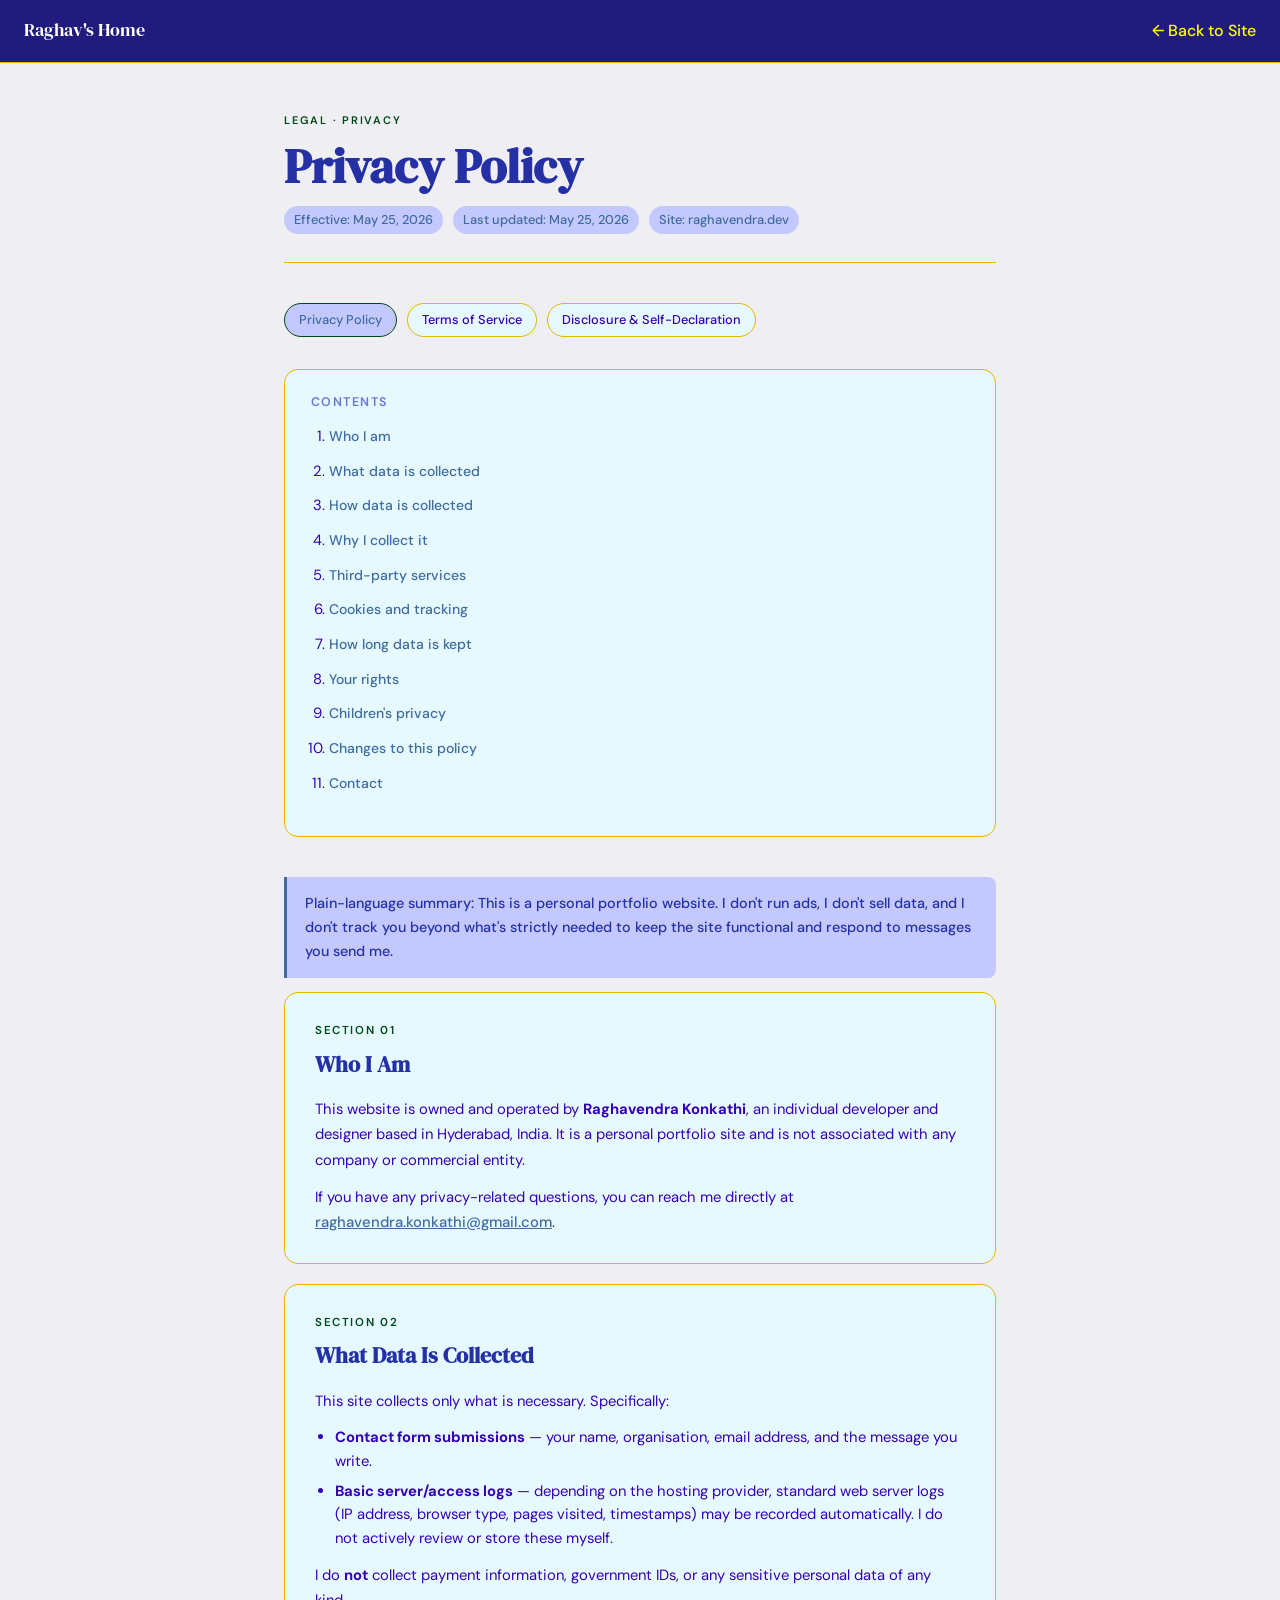
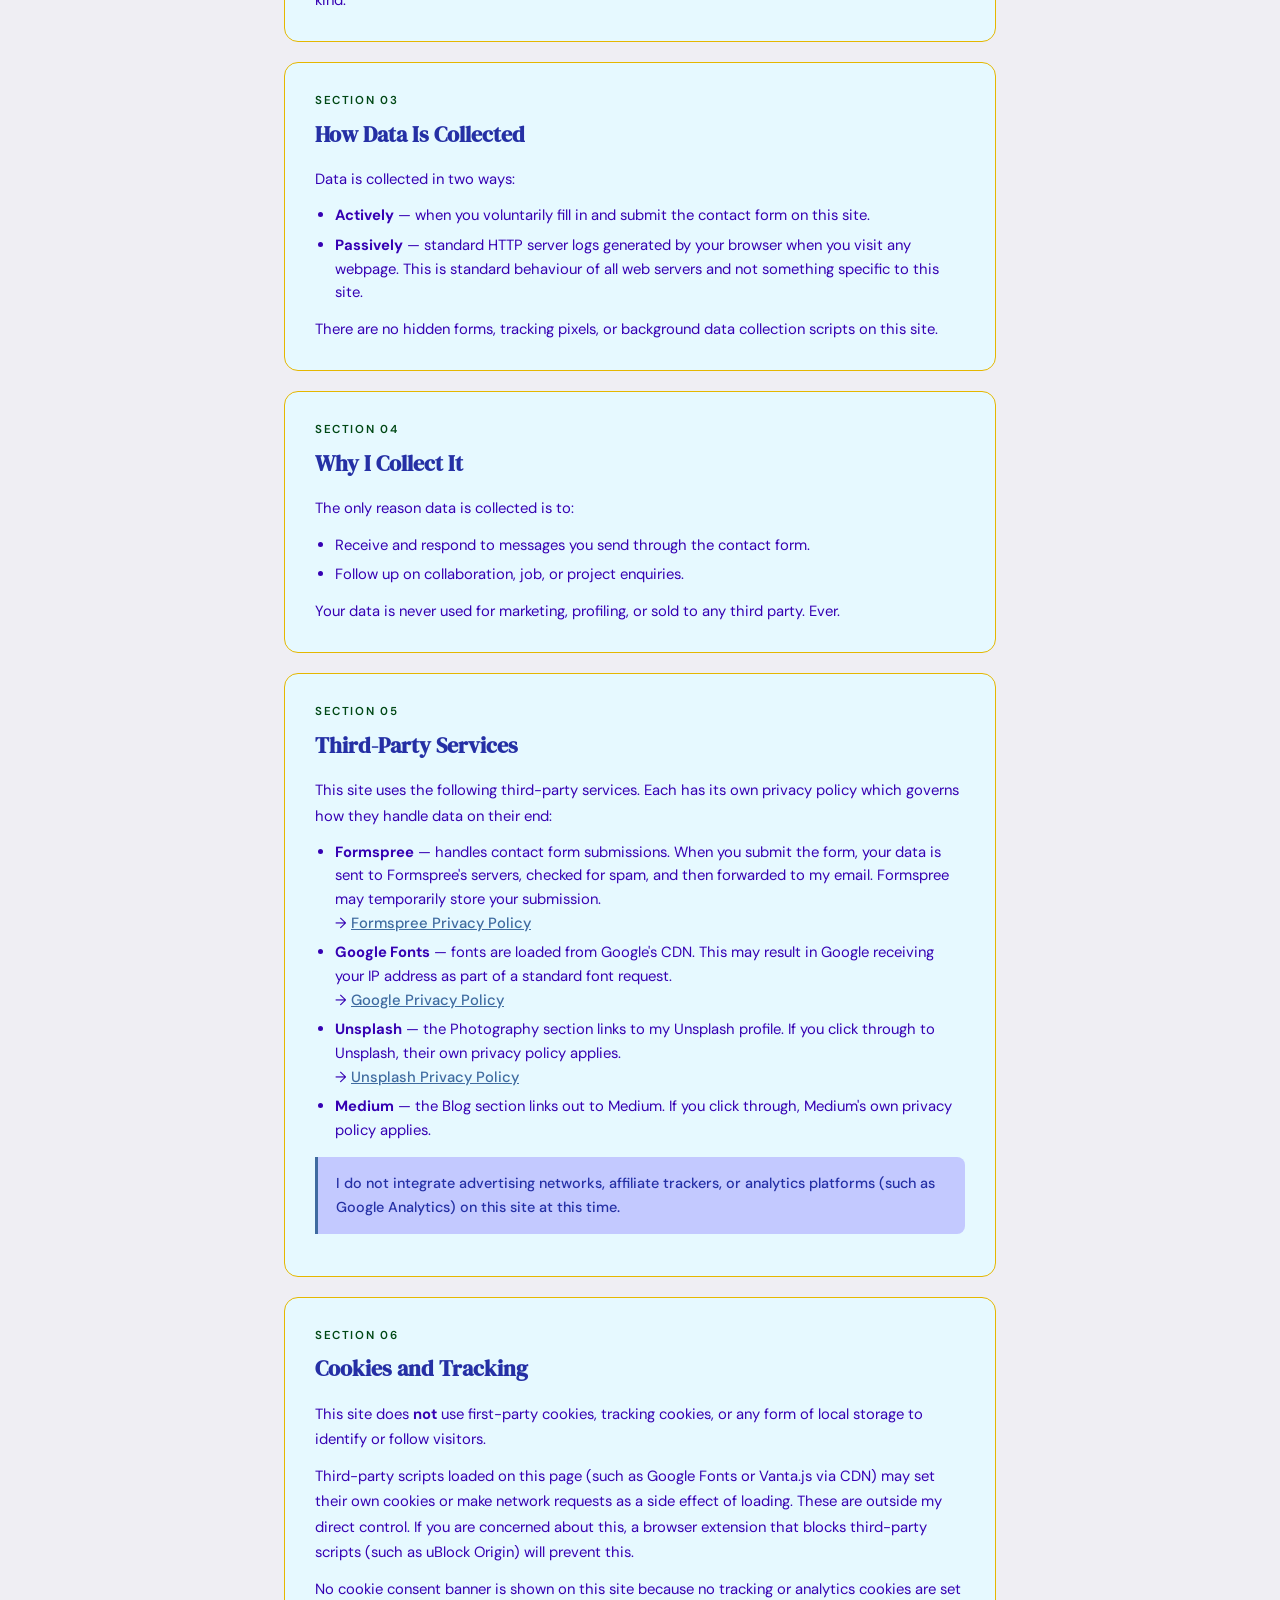
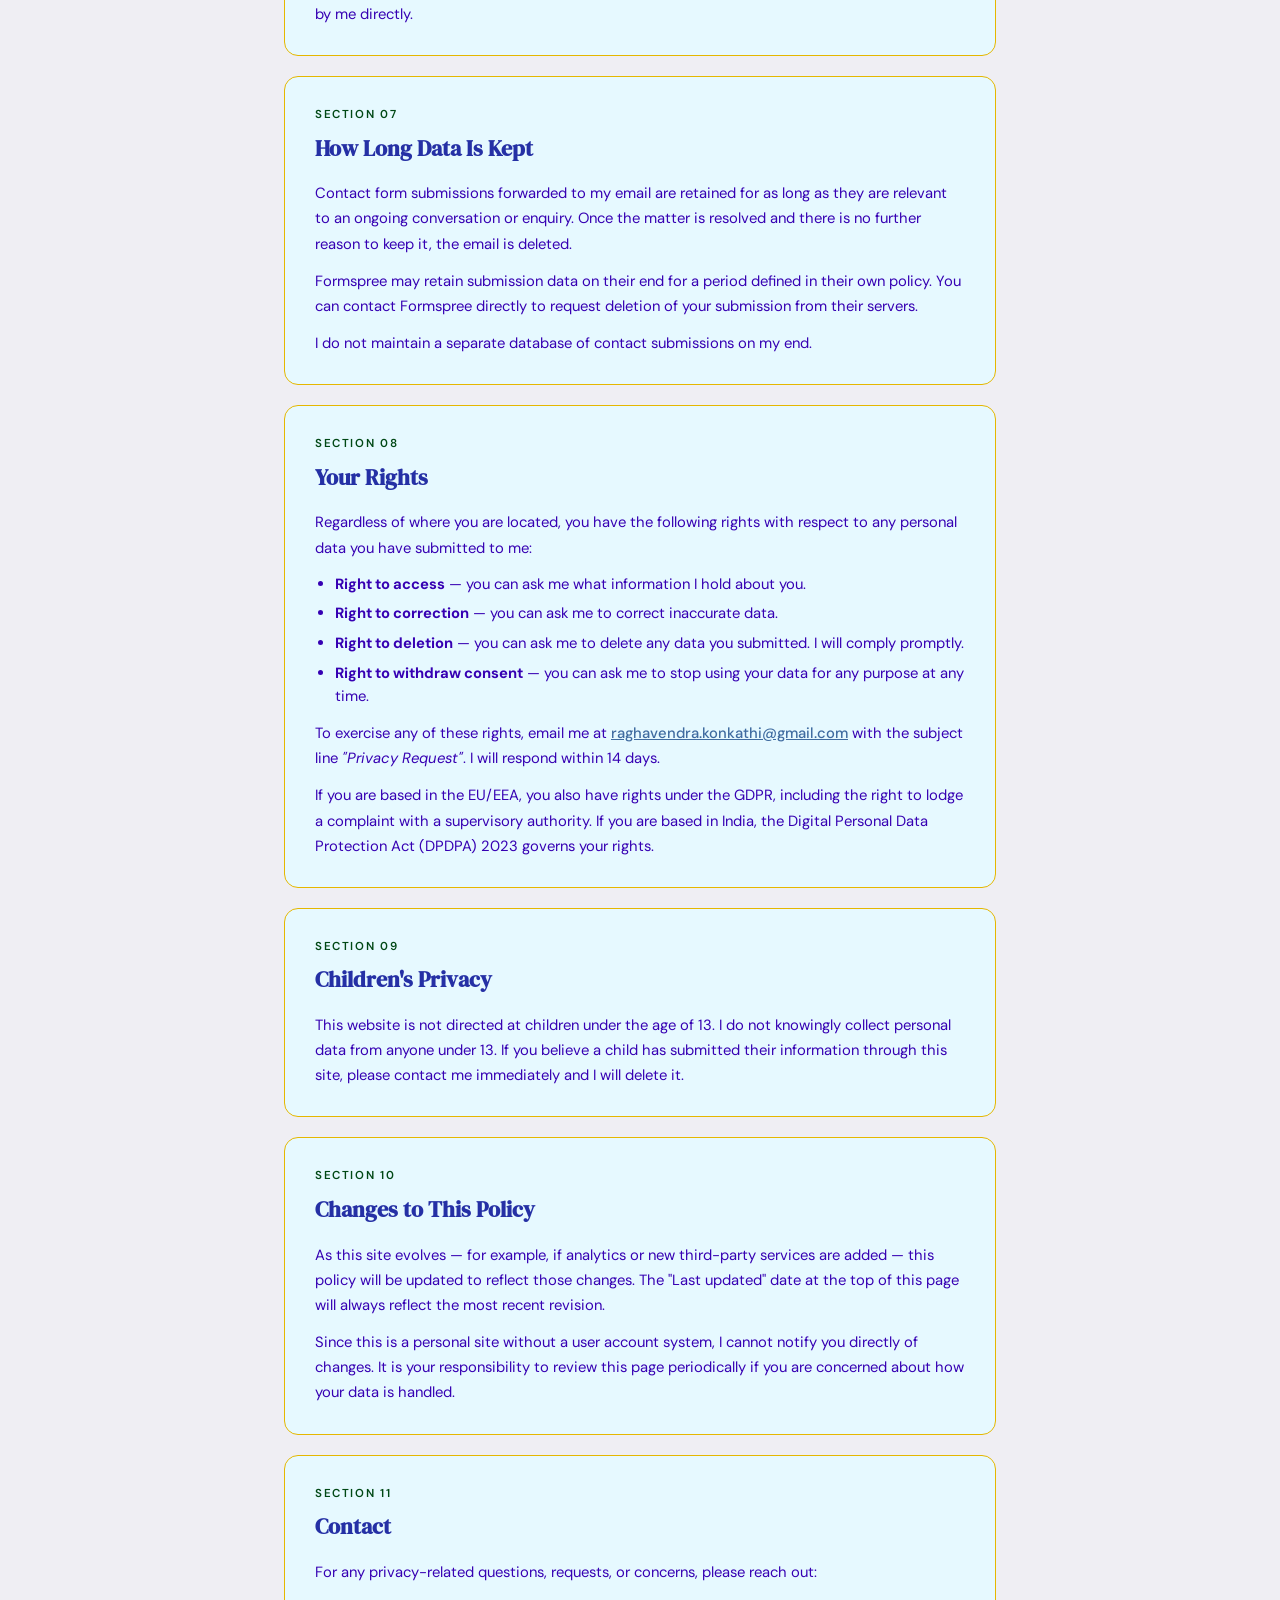
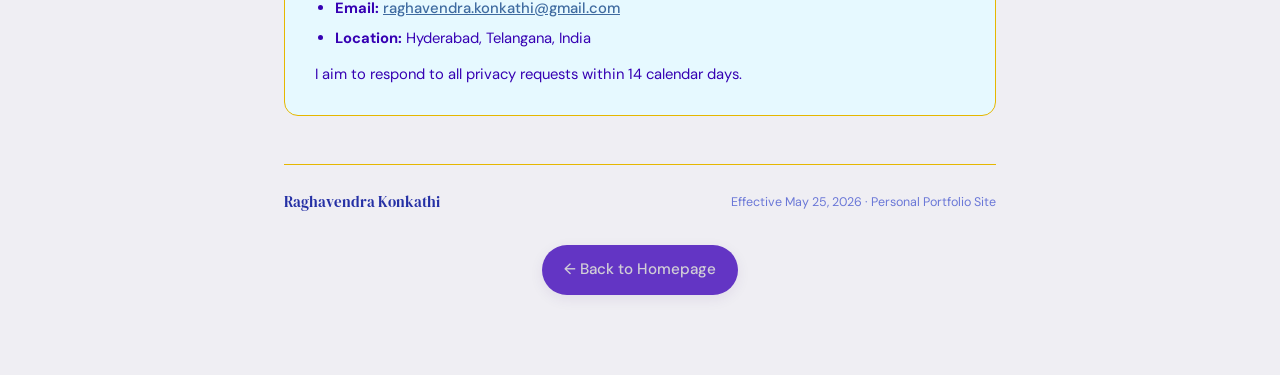
<file: privacy-policy.html>
<!DOCTYPE html>
<html lang="en">
<head>
  <meta charset="UTF-8" />
  <meta name="viewport" content="width=device-width, initial-scale=1.0"/>
  <title>Privacy Policy — Raghavendra Konkathi</title>
  <link rel="icon" type="image/x-icon" href="Assets/favicon.ico">
  <link href="https://fonts.googleapis.com/css2?family=DM+Serif+Display&family=DM+Sans:wght@300;400;500;600&display=swap" rel="stylesheet"/>
  <style>
    *, *::before, *::after { box-sizing: border-box; margin: 0; padding: 0; }

    :root {
      --bg: #efeef3;
      --card: #e6f9ff;
      --purple-deep: #2530a5;
      --purple-mid: #3f6ba0;
      --purple-light: #004815;
      --purple-mist: #c3c9ff;
      --text-dark: #6b93dd;
      --text-mid: #3600b3;
      --text-light: #6a77d7;
      --border: #e5b700;
    }

    html, body {
      font-family: 'DM Sans', sans-serif;
      background: var(--bg);
      color: var(--text-dark);
      line-height: 1.7;
    }

    /* ── NAV ── */
    nav {
      background: #201b7c;
      border-bottom: 1px solid var(--border);
      padding: 16px 24px;
      display: flex;
      align-items: center;
      justify-content: space-between;
      position: sticky;
      top: 0;
      z-index: 10;
    }

    .nav-brand {
      font-family: 'DM Serif Display', serif;
      font-size: 1.1rem;
      color: white;
      text-decoration: none;
    }

    .nav-back {
      font-size: 1rem;
      font-weight: 500;
      color: yellow;
      text-decoration: none;
      display: flex;
      align-items: center;
      gap: 5px;
      transition: opacity 0.2s;
    }
    .nav-back:hover { opacity: 0.7; }

    /* ── LAYOUT ── */
    .page {
      max-width: 760px;
      margin: 0 auto;
      padding: 48px 24px 80px;
    }

    /* ── HEADER ── */
    .doc-header {
      margin-bottom: 40px;
      padding-bottom: 28px;
      border-bottom: 1px solid var(--border);
    }

    .doc-eyebrow {
      font-size: 11px;
      font-weight: 600;
      letter-spacing: 0.16em;
      text-transform: uppercase;
      color: var(--purple-light);
      margin-bottom: 10px;
    }

    .doc-title {
      font-family: 'DM Serif Display', serif;
      font-size: clamp(2rem, 5vw, 3rem);
      color: var(--purple-deep);
      line-height: 1.1;
      margin-bottom: 14px;
    }

    .doc-meta {
      display: flex;
      flex-wrap: wrap;
      gap: 10px;
      font-size: 0.8rem;
      color: var(--text-light);
    }

    .doc-meta span {
      background: var(--purple-mist);
      color: var(--purple-mid);
      padding: 3px 10px;
      border-radius: 20px;
      font-weight: 500;
    }

    /* ── TOC ── */
    .toc {
      background: var(--card);
      border: 1px solid var(--border);
      border-radius: 14px;
      padding: 22px 26px;
      margin-bottom: 40px;
    }

    .toc-title {
      font-size: 0.78rem;
      font-weight: 600;
      letter-spacing: 0.12em;
      text-transform: uppercase;
      color: var(--text-light);
      margin-bottom: 12px;
    }

    .toc ol {
      padding-left: 18px;
      display: flex;
      flex-direction: column;
      gap: 5px;
    }

    .toc a {
      font-size: 0.875rem;
      color: var(--purple-mid);
      text-decoration: none;
      font-weight: 500;
    }
    .toc a:hover { text-decoration: underline; }

    /* ── SECTIONS ── */
    .section {
      background: var(--card);
      border: 1px solid var(--border);
      border-radius: 14px;
      padding: 28px 30px;
      margin-bottom: 20px;
    }

    .section-num {
      font-size: 0.72rem;
      font-weight: 600;
      letter-spacing: 0.14em;
      text-transform: uppercase;
      color: var(--purple-light);
      margin-bottom: 6px;
    }

    h2 {
      font-family: 'DM Serif Display', serif;
      font-size: 1.35rem;
      color: var(--purple-deep);
      margin-bottom: 14px;
    }

    p {
      font-size: 0.925rem;
      color: var(--text-mid);
      margin-bottom: 12px;
    }

    p:last-child { margin-bottom: 0; }

    ul, ol {
      padding-left: 20px;
      margin-bottom: 12px;
    }

    li {
      font-size: 0.925rem;
      color: var(--text-mid);
      margin-bottom: 6px;
      line-height: 1.6;
    }

    /* highlight box */
    .highlight {
      background: var(--purple-mist);
      border-left: 3px solid var(--purple-mid);
      border-radius: 0 8px 8px 0;
      padding: 14px 18px;
      margin: 14px 0;
      font-size: 0.9rem;
      color: var(--purple-deep);
      font-weight: 500;
    }

    /* inline link */
    a.inline {
      color: var(--purple-mid);
      font-weight: 500;
    }
    a.inline:hover { text-decoration: underline; }

    /* ── FOOTER ── */
    .doc-footer {
      margin-top: 48px;
      padding-top: 24px;
      border-top: 1px solid var(--border);
      display: flex;
      justify-content: space-between;
      align-items: center;
      flex-wrap: wrap;
      gap: 10px;
    }

    .doc-footer-name {
      font-family: 'DM Serif Display', serif;
      font-size: 0.95rem;
      color: var(--purple-deep);
    }

    .doc-footer-note {
      font-size: 0.78rem;
      color: var(--text-light);
    }

    @media (max-width: 560px) {
      .section { padding: 20px 18px; }
    }

    
    .back-home {
  margin-top: 30px;
  display: flex;
  justify-content: center;
}
.back-home-link {
  display: inline-flex;
  align-items: center;
  gap: 8px;
  padding: 12px 22px;
  font-size: 0.95rem;
  font-weight: 500;
  color: #d1ced6;
  background: #6335c4;
  border-radius: 999px;
  text-decoration: none;
  transition: all 0.25s ease;
  box-shadow: 0 4px 14px rgba(59,31,110,0.08);
}

    /* ── LEGAL NAV ── */
    .legal-nav {
      display: flex;
      gap: 10px;
      flex-wrap: wrap;
      margin-bottom: 32px;
    }

    .legal-nav a {
      font-size: 0.8rem;
      font-weight: 500;
      padding: 5px 14px;
      border-radius: 20px;
      text-decoration: none;
      border: 1px solid var(--border);
      color: var(--text-mid);
      background: var(--card);
      transition: all 0.2s;
    }

    .legal-nav a:hover,
    .legal-nav a.active {
      background: var(--purple-mist);
      color: var(--purple-mid);
      border-color: var(--purple-light);
    }

  </style>
</head>
<body>

<nav>
  <a href="index.html" class="nav-brand">Raghav's Home</a>
  <a href="index.html" class="nav-back">← Back to Site</a>
</nav>

<div class="page">

  <div class="doc-header">
    <p class="doc-eyebrow">Legal · Privacy</p>
    <h1 class="doc-title">Privacy Policy</h1>
    <div class="doc-meta">
      <span>Effective: May 25, 2026</span>
      <span>Last updated: May 25, 2026</span>
      <span>Site: raghavendra.dev</span>
    </div>
  </div>
  <!-- Legal nav -->
  <div class="legal-nav">
    <a href="privacy-policy.html" class="active">Privacy Policy</a>
    <a href="terms.html">Terms of Service</a>
    <a href="disclosure.html" >Disclosure &amp; Self-Declaration</a>
  </div>
  <!-- TOC -->
  <div class="toc">
    <p class="toc-title">Contents</p>
    <ol>
      <li><a href="#s1">Who I am</a></li>
      <li><a href="#s2">What data is collected</a></li>
      <li><a href="#s3">How data is collected</a></li>
      <li><a href="#s4">Why I collect it</a></li>
      <li><a href="#s5">Third-party services</a></li>
      <li><a href="#s6">Cookies and tracking</a></li>
      <li><a href="#s7">How long data is kept</a></li>
      <li><a href="#s8">Your rights</a></li>
      <li><a href="#s9">Children's privacy</a></li>
      <li><a href="#s10">Changes to this policy</a></li>
      <li><a href="#s11">Contact</a></li>
    </ol>
  </div>

  <div class="highlight">
    Plain-language summary: This is a personal portfolio website. I don't run ads, I don't sell data, and I don't track you beyond what's strictly needed to keep the site functional and respond to messages you send me.
  </div>

  <!-- 1 -->
  <div class="section" id="s1">
    <p class="section-num">Section 01</p>
    <h2>Who I Am</h2>
    <p>This website is owned and operated by <strong>Raghavendra Konkathi</strong>, an individual developer and designer based in Hyderabad, India. It is a personal portfolio site and is not associated with any company or commercial entity.</p>
    <p>If you have any privacy-related questions, you can reach me directly at <a href="mailto:raghavendra.konkathi@gmail.com" class="inline">raghavendra.konkathi@gmail.com</a>.</p>
  </div>

  <!-- 2 -->
  <div class="section" id="s2">
    <p class="section-num">Section 02</p>
    <h2>What Data Is Collected</h2>
    <p>This site collects only what is necessary. Specifically:</p>
    <ul>
      <li><strong>Contact form submissions</strong> — your name, organisation, email address, and the message you write.</li>
      <li><strong>Basic server/access logs</strong> — depending on the hosting provider, standard web server logs (IP address, browser type, pages visited, timestamps) may be recorded automatically. I do not actively review or store these myself.</li>
    </ul>
    <p>I do <strong>not</strong> collect payment information, government IDs, or any sensitive personal data of any kind.</p>
  </div>

  <!-- 3 -->
  <div class="section" id="s3">
    <p class="section-num">Section 03</p>
    <h2>How Data Is Collected</h2>
    <p>Data is collected in two ways:</p>
    <ul>
      <li><strong>Actively</strong> — when you voluntarily fill in and submit the contact form on this site.</li>
      <li><strong>Passively</strong> — standard HTTP server logs generated by your browser when you visit any webpage. This is standard behaviour of all web servers and not something specific to this site.</li>
    </ul>
    <p>There are no hidden forms, tracking pixels, or background data collection scripts on this site.</p>
  </div>

  <!-- 4 -->
  <div class="section" id="s4">
    <p class="section-num">Section 04</p>
    <h2>Why I Collect It</h2>
    <p>The only reason data is collected is to:</p>
    <ul>
      <li>Receive and respond to messages you send through the contact form.</li>
      <li>Follow up on collaboration, job, or project enquiries.</li>
    </ul>
    <p>Your data is never used for marketing, profiling, or sold to any third party. Ever.</p>
  </div>

  <!-- 5 -->
  <div class="section" id="s5">
    <p class="section-num">Section 05</p>
    <h2>Third-Party Services</h2>
    <p>This site uses the following third-party services. Each has its own privacy policy which governs how they handle data on their end:</p>
    <ul>
      <li>
        <strong>Formspree</strong> — handles contact form submissions. When you submit the form, your data is sent to Formspree's servers, checked for spam, and then forwarded to my email. Formspree may temporarily store your submission.
        <br/>→ <a href="https://formspree.io/legal/privacy-policy/" target="_blank" rel="noopener" class="inline">Formspree Privacy Policy</a>
      </li>
      <li>
        <strong>Google Fonts</strong> — fonts are loaded from Google's CDN. This may result in Google receiving your IP address as part of a standard font request.
        <br/>→ <a href="https://policies.google.com/privacy" target="_blank" rel="noopener" class="inline">Google Privacy Policy</a>
      </li>
      <li>
        <strong>Unsplash</strong> — the Photography section links to my Unsplash profile. If you click through to Unsplash, their own privacy policy applies.
        <br/>→ <a href="https://unsplash.com/privacy" target="_blank" rel="noopener" class="inline">Unsplash Privacy Policy</a>
      </li>
      <li>
        <strong>Medium</strong> — the Blog section links out to Medium. If you click through, Medium's own privacy policy applies.
      </li>
    </ul>
    <div class="highlight">
      I do not integrate advertising networks, affiliate trackers, or analytics platforms (such as Google Analytics) on this site at this time.
    </div>
  </div>

  <!-- 6 -->
  <div class="section" id="s6">
    <p class="section-num">Section 06</p>
    <h2>Cookies and Tracking</h2>
    <p>This site does <strong>not</strong> use first-party cookies, tracking cookies, or any form of local storage to identify or follow visitors.</p>
    <p>Third-party scripts loaded on this page (such as Google Fonts or Vanta.js via CDN) may set their own cookies or make network requests as a side effect of loading. These are outside my direct control. If you are concerned about this, a browser extension that blocks third-party scripts (such as uBlock Origin) will prevent this.</p>
    <p>No cookie consent banner is shown on this site because no tracking or analytics cookies are set by me directly.</p>
  </div>

  <!-- 7 -->
  <div class="section" id="s7">
    <p class="section-num">Section 07</p>
    <h2>How Long Data Is Kept</h2>
    <p>Contact form submissions forwarded to my email are retained for as long as they are relevant to an ongoing conversation or enquiry. Once the matter is resolved and there is no further reason to keep it, the email is deleted.</p>
    <p>Formspree may retain submission data on their end for a period defined in their own policy. You can contact Formspree directly to request deletion of your submission from their servers.</p>
    <p>I do not maintain a separate database of contact submissions on my end.</p>
  </div>

  <!-- 8 -->
  <div class="section" id="s8">
    <p class="section-num">Section 08</p>
    <h2>Your Rights</h2>
    <p>Regardless of where you are located, you have the following rights with respect to any personal data you have submitted to me:</p>
    <ul>
      <li><strong>Right to access</strong> — you can ask me what information I hold about you.</li>
      <li><strong>Right to correction</strong> — you can ask me to correct inaccurate data.</li>
      <li><strong>Right to deletion</strong> — you can ask me to delete any data you submitted. I will comply promptly.</li>
      <li><strong>Right to withdraw consent</strong> — you can ask me to stop using your data for any purpose at any time.</li>
    </ul>
    <p>To exercise any of these rights, email me at <a href="mailto:raghavendra.konkathi@gmail.com" class="inline">raghavendra.konkathi@gmail.com</a> with the subject line <em>"Privacy Request"</em>. I will respond within 14 days.</p>
    <p>If you are based in the EU/EEA, you also have rights under the GDPR, including the right to lodge a complaint with a supervisory authority. If you are based in India, the Digital Personal Data Protection Act (DPDPA) 2023 governs your rights.</p>
  </div>

  <!-- 9 -->
  <div class="section" id="s9">
    <p class="section-num">Section 09</p>
    <h2>Children's Privacy</h2>
    <p>This website is not directed at children under the age of 13. I do not knowingly collect personal data from anyone under 13. If you believe a child has submitted their information through this site, please contact me immediately and I will delete it.</p>
  </div>

  <!-- 10 -->
  <div class="section" id="s10">
    <p class="section-num">Section 10</p>
    <h2>Changes to This Policy</h2>
    <p>As this site evolves — for example, if analytics or new third-party services are added — this policy will be updated to reflect those changes. The "Last updated" date at the top of this page will always reflect the most recent revision.</p>
    <p>Since this is a personal site without a user account system, I cannot notify you directly of changes. It is your responsibility to review this page periodically if you are concerned about how your data is handled.</p>
  </div>

  <!-- 11 -->
  <div class="section" id="s11">
    <p class="section-num">Section 11</p>
    <h2>Contact</h2>
    <p>For any privacy-related questions, requests, or concerns, please reach out:</p>
    <ul>
      <li><strong>Email:</strong> <a href="mailto:raghavendra.konkathi@gmail.com" class="inline">raghavendra.konkathi@gmail.com</a></li>
      <li><strong>Location:</strong> Hyderabad, Telangana, India</li>
    </ul>
    <p>I aim to respond to all privacy requests within 14 calendar days.</p>
  </div>

  <div class="doc-footer">
    <span class="doc-footer-name">Raghavendra Konkathi</span>
    <span class="doc-footer-note">Effective May 25, 2026 · Personal Portfolio Site</span>
  </div>
  <div class="back-home">
    <a href="index.html" class="back-home-link">
        ← Back to Homepage
    </a>
</div>

</div>
</body>
</html>
</file>
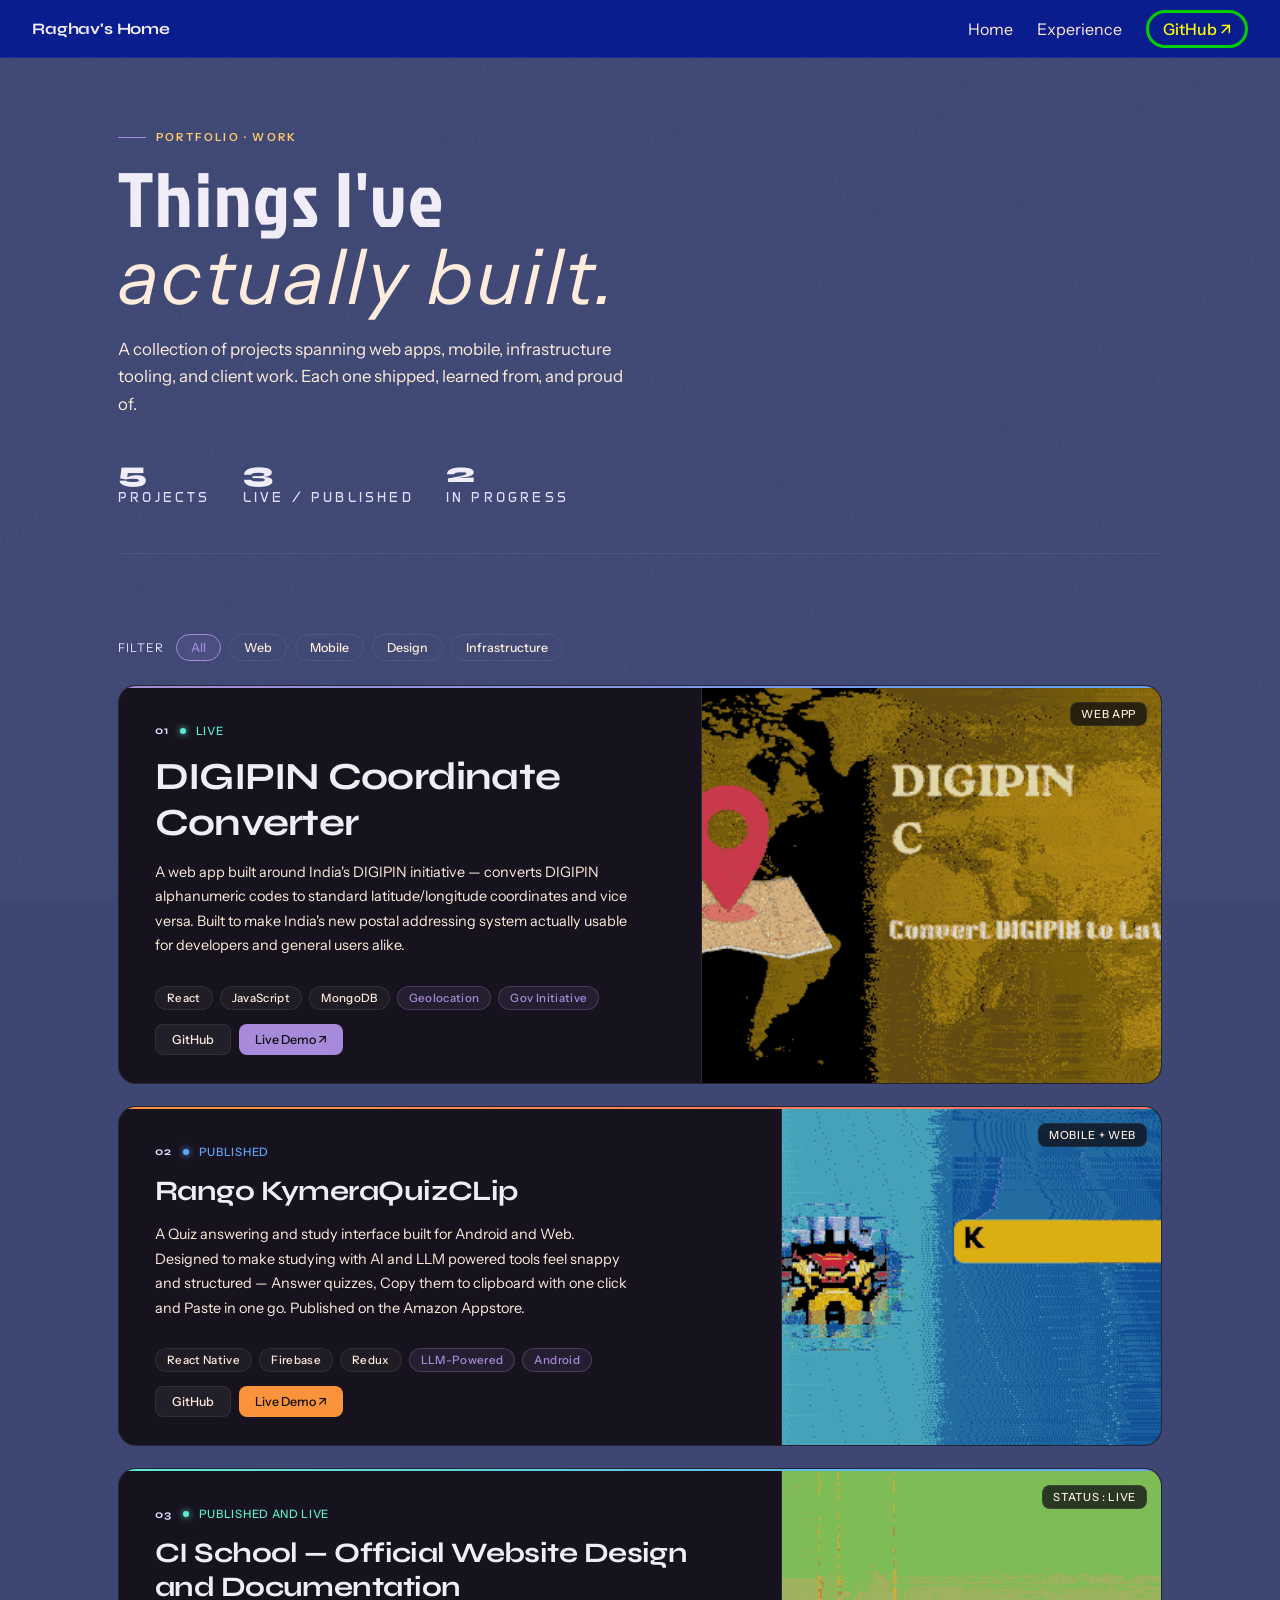
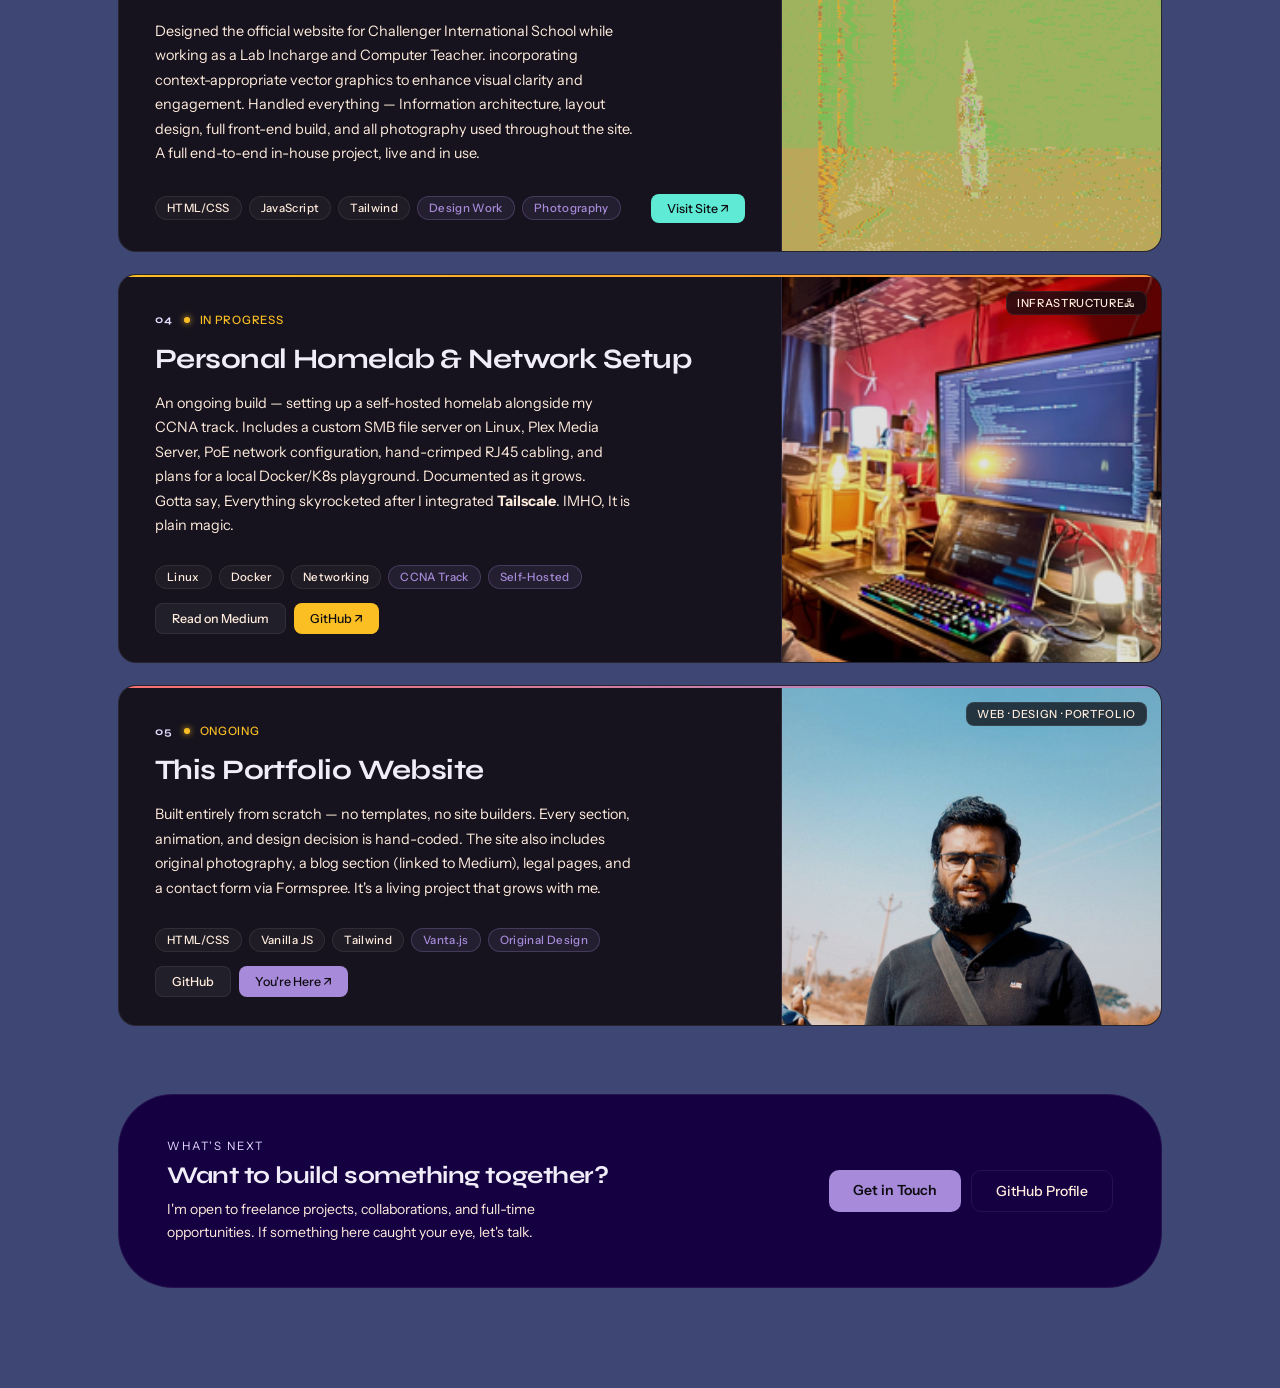
<file: projectsbuilt.html>
<!DOCTYPE html>
<html lang="en">
<head>
  <meta charset="UTF-8"/>
  <meta name="viewport" content="width=device-width, initial-scale=1.0"/>
  <title>Projects — Raghavendra Konkathi</title>
  <link rel="icon" type="image/x-icon" href="Assets/favicon.ico">
  <link href="https://fonts.googleapis.com/css2?family=Syne:wght@400;600;700;800&family=Instrument+Sans:ital,wght@0,400;0,500;1,400&display=swap" rel="stylesheet"/>
  <link rel="preconnect" href="https://fonts.googleapis.com">
<link rel="preconnect" href="https://fonts.gstatic.com" crossorigin>
<link href="https://fonts.googleapis.com/css2?family=Jockey+One&display=swap" rel="stylesheet">
<link rel="preconnect" href="https://fonts.googleapis.com">
<link rel="preconnect" href="https://fonts.gstatic.com" crossorigin>
<link href="https://fonts.googleapis.com/css2?family=Boldonse&display=swap" rel="stylesheet">
<link rel="preconnect" href="https://fonts.googleapis.com">
<link rel="preconnect" href="https://fonts.gstatic.com" crossorigin>
<link href="https://fonts.googleapis.com/css2?family=Anta&display=swap" rel="stylesheet">
  <style>
    *, *::before, *::after { box-sizing: border-box; margin: 0; padding: 0; }

    :root {
      --bg: #3e4774;
      --surface: #16131e;
      --surface2: #1e1a2a;
      --border: rgba(255,255,255,0.07);
      --border-hover: rgba(255,255,255,0.15);
      --text: #f0edf8;
      --text-mid: #ffecdc;
      --text-dim: #e4ddff;
      --accent: #a78bda;
      --accent-glow: rgba(167,139,218,0.18);
      --accent-deep: #90a03f;
      --tag-bg: rgba(167,139,218,0.1);
      --tag-border: rgba(167,139,218,0.25);
      --green: #5eead4;
      --green-bg: rgba(94,234,212,0.08);
      --orange: #fb923c;
      --orange-bg: rgba(251,146,60,0.08);
      --blue: #60a5fa;
      --blue-bg: rgba(96,165,250,0.08);
      --red: #f87171;
      --red-bg: rgba(248,113,113,0.08);
      --yellow: #fbbf24;
      --yellow-bg: rgba(251,191,36,0.08);
    }

    html { scroll-behavior: smooth; }

    body {
      font-family: 'Instrument Sans', sans-serif;
      background: var(--bg);
      color: var(--text);
      min-height: 100vh;
      overflow-x: hidden;
    }

    /* grain overlay */
    body::after {
      content: '';
      position: fixed; inset: 0; z-index: 0;
      background-image: url("data:image/svg+xml,%3Csvg viewBox='0 0 256 256' xmlns='http://www.w3.org/2000/svg'%3E%3Cfilter id='n'%3E%3CfeTurbulence type='fractalNoise' baseFrequency='0.9' numOctaves='4'/%3E%3C/filter%3E%3Crect width='100%25' height='100%25' filter='url(%23n)' opacity='0.04'/%3E%3C/svg%3E");
      pointer-events: none;
      opacity: 1;
    }

    /* ── NAV ── */
    nav {
      position: sticky; top: 0; z-index: 100;
      background: rgba(2, 22, 147, 0.85);
      backdrop-filter: blur(16px);
      -webkit-backdrop-filter: blur(16px);
      border-bottom: 1px solid var(--border);
      padding: 0 32px;
      height: 58px;
      display: flex;
      align-items: center;
      justify-content: space-between;
    }

    .nav-brand {
      font-family: 'Syne', sans-serif;
      font-weight: 700;
      font-size: 1rem;
      color: var(--text);
      text-decoration: none;
      letter-spacing: -0.01em;
    }

    .nav-right {
      display: flex;
      align-items: center;
      gap: 24px;
    }

    .nav-link {
      font-size: 1rem;
      color: var(--text-mid);
      text-decoration: none;
      transition: color 0.2s;
    }
    .nav-link:hover { color: var(--text); }

    .nav-cta {
      font-size: 1rem;
      font-weight: 500;
      color: yellow;
      border: 3px solid rgb(0, 206, 3);
      padding: 6px 14px;
      border-radius: 20px;
      text-decoration: none;
      transition: background 0.2s;
    }
    .nav-cta:hover { background: var(--tag-bg); }

    /* ── PAGE WRAP ── */
    .page {
      position: relative; z-index: 1;
      max-width: 1100px;
      margin: 0 auto;
      padding: 0 28px 100px;
    }

    /* ── HERO HEADER ── */
    .hero {
      padding: 72px 0 56px;
      position: relative;
    }

    .hero-eyebrow {
      font-size: 11px;
      font-weight: 600;
      letter-spacing: 0.2em;
      text-transform: uppercase;
      color: rgb(255, 202, 112);
      margin-bottom: 16px;
      display: flex;
      align-items: center;
      gap: 10px;
    }

    .hero-eyebrow::before {
      content: '';
      width: 28px; height: 1px;
      background: var(--accent);
    }

    .hero-title {
      font-family: 'Jockey One', sans-serif;
      font-size: clamp(2.8rem, 6vw, 8rem);
      font-weight: 400;
      font-style: normal;
      line-height: 1.0;
      letter-spacing: 0.03em;
      color: var(--text);
      margin-bottom: 20px;
    }

    .hero-title em {
      font-style: italic;
      font-weight: 400;
      color: var(--text-mid);
      font-family: 'Instrument Sans', sans-serif;
    }

    .hero-sub {
      font-size: 1.05rem;
      color: var(--text-mid);
      max-width: 520px;
      line-height: 1.65;
    }

    .hero-stats {
      display: flex;
      gap: 32px;
      margin-top: 40px;
      flex-wrap: wrap;
    }

    .stat {
      display: flex;
      flex-direction: column;
      gap: 2px;
    }

    .stat-num {
      font-family: 'Syne', sans-serif;
      font-size: 1.8rem;
      font-weight: 800;
      color: var(--text);
      line-height: 1;
    }

    .stat-label {
      font-size: 0.8rem;
      font-family: "Anta", system-ui;
      color: var(--text-dim);
      letter-spacing: 0.25em;
      text-transform: uppercase;
    }

    .hero-divider {
      height: 1px;
      background: var(--border);
      margin-top: 48px;
    }

    /* ── FILTER BAR ── */
    .filter-bar {
      display: flex;
      align-items: center;
      gap: 8px;
      padding: 24px 0;
      flex-wrap: wrap;
    }

    .filter-label {
      font-size: 0.75rem;
      color: var(--text-dim);
      letter-spacing: 0.1em;
      text-transform: uppercase;
      margin-right: 4px;
    }

    .filter-btn {
      font-size: 0.78rem;
      font-weight: 500;
      padding: 5px 14px;
      border-radius: 20px;
      border: 1px solid var(--border);
      background: transparent;
      color: var(--text-mid);
      cursor: pointer;
      transition: all 0.2s;
      font-family: inherit;
    }

    .filter-btn:hover,
    .filter-btn.active {
      border-color: var(--accent);
      color: var(--accent);
      background: var(--tag-bg);
    }

    /* ── PROJECT CARDS ── */
    .projects-list {
      display: flex;
      flex-direction: column;
      gap: 2px;
    }

    .project-card {
      background: var(--surface);
      border: 1px solid var(--border);
      border-radius: 18px;
      overflow: hidden;
      margin-bottom: 20px;
      transition: border-color 0.3s ease, box-shadow 0.3s ease;
      opacity: 0;
      transform: translateY(30px);
      animation: riseIn 0.6s ease forwards;
    }

    .project-card:nth-child(1) { animation-delay: 0.05s; }
    .project-card:nth-child(2) { animation-delay: 0.15s; }
    .project-card:nth-child(3) { animation-delay: 0.25s; }
    .project-card:nth-child(4) { animation-delay: 0.35s; }
    .project-card:nth-child(5) { animation-delay: 0.45s; }

    @keyframes riseIn {
      to { opacity: 1; transform: translateY(0); }
    }

    .project-card:hover {
      border-color: var(--border-hover);
      box-shadow: 0 12px 48px rgba(0,0,0,0.4), 0 0 0 1px var(--border-hover);
    }

    /* card inner layout */
    .card-inner {
      display: grid;
      grid-template-columns: 1fr 380px;
      min-height: 280px;
    }

    /* LEFT: content */
    .card-content {
      padding: 36px 36px 28px;
      display: flex;
      flex-direction: column;
      justify-content: space-between;
    }

    .card-top {}

    .card-meta {
      display: flex;
      align-items: center;
      gap: 10px;
      margin-bottom: 16px;
      flex-wrap: wrap;
    }

    .proj-num {
      font-family: 'Syne', sans-serif;
      font-size: 0.7rem;
      font-weight: 700;
      letter-spacing: 0.12em;
      color: var(--text-dim);
    }

    .status-dot {
      width: 6px; height: 6px;
      border-radius: 50%;
      flex-shrink: 0;
    }

    .status-dot.live { background: var(--green); box-shadow: 0 0 6px var(--green); }
    .status-dot.wip  { background: var(--yellow); box-shadow: 0 0 6px var(--yellow); }
    .status-dot.published { background: var(--blue); box-shadow: 0 0 6px var(--blue); }

    .status-text {
      font-size: 0.72rem;
      font-weight: 500;
      letter-spacing: 0.06em;
      text-transform: uppercase;
    }

    .status-text.live { color: var(--green); }
    .status-text.wip  { color: var(--yellow); }
    .status-text.published { color: var(--blue); }

    .card-title {
      font-family: 'Syne', sans-serif;
      font-size: clamp(1.35rem, 2.2vw, 1.8rem);
      font-weight: 700;
      color: var(--text);
      letter-spacing: -0.02em;
      line-height: 1.2;
      margin-bottom: 14px;
    }

    .card-desc {
      font-size: 0.9rem;
      color: var(--text-mid);
      line-height: 1.7;
      max-width: 480px;
    }

    /* card bottom */
    .card-bottom {
      margin-top: 28px;
      display: flex;
      align-items: center;
      justify-content: space-between;
      flex-wrap: wrap;
      gap: 14px;
    }

    .tag-row {
      display: flex;
      flex-wrap: wrap;
      gap: 7px;
    }

    .tag {
      font-size: 0.72rem;
      font-weight: 500;
      padding: 4px 11px;
      border-radius: 20px;
      border: 1px solid var(--tag-border);
      color: var(--accent);
      background: var(--tag-bg);
      letter-spacing: 0.03em;
    }

    .tag.tech {
      border-color: rgba(255,255,255,0.08);
      color: var(--text-mid);
      background: rgba(255,255,255,0.04);
    }

    /* action buttons */
    .card-actions {
      display: flex;
      gap: 8px;
      flex-shrink: 0;
    }

    .btn {
      font-family: 'Instrument Sans', sans-serif;
      font-size: 0.78rem;
      font-weight: 500;
      padding: 7px 16px;
      border-radius: 8px;
      text-decoration: none;
      display: inline-flex;
      align-items: center;
      gap: 6px;
      transition: all 0.2s;
      cursor: pointer;
      border: none;
    }

    .btn-primary {
      background: var(--accent);
      color: #0e0c12;
    }
    .btn-primary:hover {
      background: #c4abee;
    }

    .btn-ghost {
      background: rgba(255,255,255,0.05);
      color: var(--text-mid);
      border: 1px solid var(--border);
    }
    .btn-ghost:hover {
      background: rgba(255,255,255,0.08);
      color: var(--text);
      border-color: var(--border-hover);
    }

    /* RIGHT: image */
    .card-image {
      position: relative;
      overflow: hidden;
      border-left: 1px solid var(--border);
      background: var(--surface2);
    }

    .card-image img {
      width: 100%;
      height: 100%;
      object-fit: cover;
      display: block;
      transition: transform 0.5s ease, filter 0.5s ease;
      filter: brightness(0.88) saturate(0.9);
    }

    .project-card:hover .card-image img {
      transform: scale(1.04);
      filter: brightness(0.96) saturate(1.05);
    }

    /* image overlay label */
    .img-label {
      position: absolute;
      top: 14px; right: 14px;
      background: rgba(14,12,18,0.75);
      backdrop-filter: blur(8px);
      border: 1px solid var(--border);
      border-radius: 8px;
      padding: 4px 10px;
      font-size: 0.7rem;
      color: var(--text-mid);
      font-weight: 500;
      letter-spacing: 0.06em;
      text-transform: uppercase;
    }

    /* placeholder when no image */
    .card-image-placeholder {
      width: 100%;
      height: 100%;
      display: flex;
      flex-direction: column;
      align-items: center;
      justify-content: center;
      gap: 10px;
      color: var(--text-dim);
      font-size: 0.8rem;
    }

    .placeholder-icon {
      font-size: 2.4rem;
      opacity: 0.4;
    }

    /* accent strip at top of each card */
    .card-accent-strip {
      height: 2px;
      width: 100%;
    }

    /* ── FEATURED CARD (first project — full width hero style) ── */
    .project-card.featured .card-inner {
      grid-template-columns: 1fr 460px;
      min-height: 340px;
    }

    .project-card.featured .card-title {
      font-size: clamp(1.6rem, 3vw, 2.4rem);
    }

    /* ── CTA SECTION ── */
    .cta-section {
      margin-top: 48px;
      background: rgb(21, 0, 66);
      border: 1px solid var(--border);
      border-radius: 55px;
      padding: 44px 48px;
      display: flex;
      align-items: center;
      justify-content: space-between;
      gap: 24px;
      flex-wrap: wrap;
    }

    .cta-text {}

    .cta-eyebrow {
      font-size: 0.72rem;
      letter-spacing: 0.16em;
      text-transform: uppercase;
      color: var(--text-dim);
      margin-bottom: 8px;
    }

    .cta-title {
      font-family: 'Syne', sans-serif;
      font-size: 1.5rem;
      font-weight: 700;
      color: var(--text);
      letter-spacing: -0.02em;
      margin-bottom: 8px;
    }

    .cta-desc {
      font-size: 0.875rem;
      color: var(--text-mid);
      max-width: 400px;
      line-height: 1.6;
    }

    .cta-buttons {
      display: flex;
      gap: 10px;
      flex-shrink: 0;
      flex-wrap: wrap;
    }

    .btn-cta-primary {
      background: var(--accent);
      color: #0e0c12;
      font-family: 'Instrument Sans', sans-serif;
      font-size: 0.875rem;
      font-weight: 600;
      padding: 11px 24px;
      border-radius: 10px;
      text-decoration: none;
      border: none;
      cursor: pointer;
      transition: background 0.2s;
    }
    .btn-cta-primary:hover { background: #c4abee; }

    .btn-cta-ghost {
      background: transparent;
      color: var(--text-mid);
      font-family: 'Instrument Sans', sans-serif;
      font-size: 0.875rem;
      font-weight: 500;
      padding: 11px 24px;
      border-radius: 10px;
      text-decoration: none;
      border: 1px solid var(--border);
      cursor: pointer;
      transition: all 0.2s;
    }
    .btn-cta-ghost:hover { color: var(--text); border-color: var(--border-hover); }

    /* ── RESPONSIVE ── */
    @media (max-width: 820px) {
      .card-inner,
      .project-card.featured .card-inner {
        grid-template-columns: 1fr;
      }
      .card-image {
        height: 220px;
        border-left: none;
        border-top: 1px solid var(--border);
      }
      .card-content { padding: 24px 20px 20px; }
      .cta-section { padding: 28px 24px; }
      .hero-title { font-size: 2.4rem; }
      .nav-right .nav-link { display: none; }
    }

    @media (max-width: 480px) {
      .page { padding: 0 16px 80px; }
      nav { padding: 0 16px; }
    }
  </style>
</head>
<body>

<!-- NAV -->
<nav>
  <a href="index.html" class="nav-brand">Raghav's Home</a>
  <div class="nav-right">
    <a href="index.html" class="nav-link">Home</a>
    <a href="experience.html" class="nav-link">Experience</a>
    <a href="https://github.com/raghav-konk" target="_blank" rel="noopener" class="nav-cta">GitHub ↗</a>
  </div>
</nav>

<div class="page">

  <!-- HERO HEADER -->
  <div class="hero">
    <p class="hero-eyebrow">Portfolio · Work</p>
    <h1 class="hero-title">Things I've<br/><em>actually built.</em></h1>
    <p class="hero-sub">A collection of projects spanning web apps, mobile, infrastructure tooling, and client work. Each one shipped, learned from, and proud of.</p>

    <div class="hero-stats">
      <div class="stat">
        <span class="stat-num">5</span>
        <span class="stat-label">Projects</span>
      </div>
      <div class="stat">
        <span class="stat-num">3</span>
        <span class="stat-label">Live / Published</span>
      </div>
      <div class="stat">
        <span class="stat-num">2</span>
        <span class="stat-label">In Progress</span>
      </div>
    </div>

    <div class="hero-divider"></div>
  </div>

  <!-- FILTER BAR -->
  <div class="filter-bar">
    <span class="filter-label">Filter</span>
    <button class="filter-btn active" onclick="filterProjects('all', this)">All</button>
    <button class="filter-btn" onclick="filterProjects('web', this)">Web</button>
    <button class="filter-btn" onclick="filterProjects('mobile', this)">Mobile</button>
    <button class="filter-btn" onclick="filterProjects('client', this)">Design</button>
    <button class="filter-btn" onclick="filterProjects('infra', this)">Infrastructure</button>
  </div>

  <!-- PROJECT CARDS -->
  <div class="projects-list" id="projects-list">

    <!-- PROJECT 1: DIGIPIN -->
    <div class="project-card featured" data-category="web">
      <div class="card-accent-strip" style="background: linear-gradient(90deg, #a78bda, #60a5fa);"></div>
      <div class="card-inner">
        <div class="card-content">
          <div class="card-top">
            <div class="card-meta">
              <span class="proj-num">01</span>
              <span class="status-dot live"></span>
              <span class="status-text live">Live</span>
            </div>
            <h2 class="card-title">DIGIPIN Coordinate Converter</h2>
            <p class="card-desc">
              A web app built around India's DIGIPIN initiative — converts DIGIPIN alphanumeric codes to standard latitude/longitude coordinates and vice versa. Built to make India's new postal addressing system actually usable for developers and general users alike.
            </p>
          </div>
          <div class="card-bottom">
            <div class="tag-row">
              <span class="tag tech">React</span>
              <span class="tag tech">JavaScript</span>
              <span class="tag tech">MongoDB</span>
              <span class="tag">Geolocation</span>
              <span class="tag">Gov Initiative</span>
            </div>
            <div class="card-actions">
              <a href="https://github.com/raghav-konk/RaghavDIGIPINConv" target="_blank" rel="noopener noreferrer" class="btn btn-ghost">GitHub</a>
              <a href="https://raghav-konk.github.io/RaghavDIGIPINConv/" target="_blank" rel="noopener noreferrer" class="btn btn-primary">Live Demo ↗</a>
            </div>
          </div>
        </div>
        <div class="card-image">
          <img src="Assets/digipin finalform.gif" alt="DIGIPIN Converter demo"
               onerror="this.parentElement.innerHTML='<div class=\'card-image-placeholder\'><span class=\'placeholder-icon\'>🗺️</span><span>DIGIPIN Converter</span></div>'"/>
          <span class="img-label">Web App</span>
        </div>
      </div>
    </div>

    <!-- PROJECT 2: KymeraQuizCLip -->
    <div class="project-card" data-category="mobile">
      <div class="card-accent-strip" style="background: linear-gradient(90deg, #fb923c, #f87171);"></div>
      <div class="card-inner">
        <div class="card-content">
          <div class="card-top">
            <div class="card-meta">
              <span class="proj-num">02</span>
              <span class="status-dot published"></span>
              <span class="status-text published">Published</span>
            </div>
            <h2 class="card-title">Rango KymeraQuizCLip</h2>
            <p class="card-desc">
              A Quiz answering and study interface built for Android and Web. Designed to make studying with AI and LLM powered tools feel snappy and structured — Answer quizzes, Copy them to clipboard with one click and Paste in one go. Published on the Amazon Appstore.
            </p>
          </div>
          <div class="card-bottom">
            <div class="tag-row">
              <span class="tag tech">React Native</span>
              <span class="tag tech">Firebase</span>
              <span class="tag tech">Redux</span>
              <span class="tag">LLM-Powered</span>
              <span class="tag">Android</span>
            </div>
            <div class="card-actions">
              <a href="https://github.com/raghav-konk/QuizAppChatGPT" target="_blank" rel="noreferrer noopener" class="btn btn-ghost">GitHub</a>
              <a href="https://raghav-konk.github.io/QuizAppChatGPT/" target="_blank" rel="noreferrer noopener" class="btn btn-primary" style="background:#fb923c;">Live Demo ↗</a>
            </div>
          </div>
        </div>
        <div class="card-image">
          <img src="Assets/KymeraQuiZCLiP.gif" alt="KymeraQuizCLip demo"
               onerror="this.parentElement.innerHTML='<div class=\'card-image-placeholder\'><span class=\'placeholder-icon\'>🧠</span><span>KymeraQuizCLip</span></div>'"/>
          <span class="img-label">Mobile + Web</span>
        </div>
      </div>
    </div>

    <!-- PROJECT 3: CI School Website -->
    <div class="project-card" data-category="client">
      <div class="card-accent-strip" style="background: linear-gradient(90deg, #5eead4, #60a5fa);"></div>
      <div class="card-inner">
        <div class="card-content">
          <div class="card-top">
            <div class="card-meta">
              <span class="proj-num">03</span>
              <span class="status-dot live"></span>
              <span class="status-text live">Published and Live</span>
            </div>
            <h2 class="card-title">CI School — Official Website Design and Documentation</h2>
            <p class="card-desc">
              Designed the official website for Challenger International School while working as a Lab Incharge and Computer Teacher.  incorporating context-appropriate vector graphics to enhance visual clarity and engagement. Handled everything — Information architecture, layout design, full front-end build, and all photography used throughout the site. A full end-to-end in-house project, live and in use.
            </p>
          </div>
          <div class="card-bottom">
            <div class="tag-row">
              <span class="tag tech">HTML/CSS</span>
              <span class="tag tech">JavaScript</span>
              <span class="tag tech">Tailwind</span>
              <span class="tag">Design Work</span>
              <span class="tag">Photography</span>
            </div>
            <div class="card-actions">
              <a href="https://cischoolonline.in/" target="_blank" rel="noopener" class="btn btn-primary" style="background: var(--green); color: #0e0c12;">Visit Site ↗</a>
            </div>
          </div>
        </div>
        <div class="card-image">
          <img src="Assets/proj3v1.gif" alt="CI School website"
               onerror="this.parentElement.innerHTML='<div class=\'card-image-placeholder\'><span class=\'placeholder-icon\'>🏫</span><span>CI School Website</span></div>'"/>
          <span class="img-label">Status : Live</span>
        </div>
      </div>
    </div>

    <!-- PROJECT 4: Homelab / Networking -->
    <div class="project-card" data-category="infra">
      <div class="card-accent-strip" style="background: linear-gradient(90deg, #fbbf24, #fb923c);"></div>
      <div class="card-inner">
        <div class="card-content">
          <div class="card-top">
            <div class="card-meta">
              <span class="proj-num">04</span>
              <span class="status-dot wip"></span>
              <span class="status-text wip">In Progress</span>
            </div>
            <h2 class="card-title">Personal Homelab &amp; Network Setup</h2>
            <p class="card-desc">
              An ongoing build — setting up a self-hosted homelab alongside my CCNA track. Includes a custom SMB file server on Linux, Plex Media Server, PoE network configuration, hand-crimped RJ45 cabling, and plans for a local Docker/K8s playground. Documented as it grows. <br> Gotta say, Everything skyrocketed after I integrated <strong>Tailscale</strong>. IMHO, It is plain magic.
            </p>
          </div>
          <div class="card-bottom">
            <div class="tag-row">
              <span class="tag tech">Linux</span>
              <span class="tag tech">Docker</span>
              <span class="tag tech">Networking</span>
              <span class="tag">CCNA Track</span>
              <span class="tag">Self-Hosted</span>
            </div>
            <div class="card-actions">
              <a href="https://medium.com/@raghavendra.v.konkathi" target="_blank" rel="noopener" class="btn btn-ghost">Read on Medium</a>
              <a href="https://github.com/raghav-konk" target="_blank" rel="noopener noreferrer" class="btn btn-primary" style="background: var(--yellow); color: #0e0c12;">GitHub ↗</a>
            </div>
          </div>
        </div>
        <div class="card-image">
          <img src="Assets/homelab_300x223.png" alt="Homelab Setup"
               onerror="this.parentElement.innerHTML='<div class=\'card-image-placeholder\'><span class=\'placeholder-icon\'>🖧</span><span>Infrastructure</span></div>'"/>
            <span class="img-label">Infrastructure🖧</span>
            <span>Homelab Setup</span>
          </div>
      </div>
    </div>

    <!-- PROJECT 5: This Portfolio -->
    <div class="project-card" data-category="web">
      <div class="card-accent-strip" style="background: linear-gradient(90deg, #f87171, #a78bda);"></div>
      <div class="card-inner">
        <div class="card-content">
          <div class="card-top">
            <div class="card-meta">
              <span class="proj-num">05</span>
              <span class="status-dot wip"></span>
              <span class="status-text wip">Ongoing</span>
            </div>
            <h2 class="card-title">This Portfolio Website</h2>
            <p class="card-desc">
              Built entirely from scratch — no templates, no site builders. Every section, animation, and design decision is hand-coded. The site also includes original photography, a blog section (linked to Medium), legal pages, and a contact form via Formspree. It's a living project that grows with me.
            </p>
          </div>
          <div class="card-bottom">
            <div class="tag-row">
              <span class="tag tech">HTML/CSS</span>
              <span class="tag tech">Vanilla JS</span>
              <span class="tag tech">Tailwind</span>
              <span class="tag">Vanta.js</span>
              <span class="tag">Original Design</span>
            </div>
            <div class="card-actions">
              <a href="https://github.com/raghav-konk" target="_blank" rel="noopener" class="btn btn-ghost">GitHub</a>
              <a href="index.html" class="btn btn-primary">You're Here ↗</a>
            </div>
          </div>
        </div>

        
<div class="card-image">
          <img src="Assets/portfolio card.png" alt="Portfolio Card"
               onerror="this.parentElement.innerHTML='<div class=\'card-image-placeholder\'><span class=\'placeholder-icon\'>🖧</span><span>Portfolio</span></div>'"/>
            <span>Portfolio</span>

          <span class="img-label">Web · Design · Portfolio</span>
        </div>
      </div>
    </div>

  </div><!-- /projects-list -->

  <!-- CTA SECTION -->
  <div class="cta-section">
    <div class="cta-text">
      <p class="cta-eyebrow">What's Next</p>
      <h3 class="cta-title">Want to build something together?</h3>
      <p class="cta-desc">I'm open to freelance projects, collaborations, and full-time opportunities. If something here caught your eye, let's talk.</p>
    </div>
    <div class="cta-buttons">
      <a href="index.html#contact" class="btn-cta-primary">Get in Touch</a>
      <a href="https://github.com/raghav-konk" target="_blank" rel="noopener" class="btn-cta-ghost">GitHub Profile</a>
    </div>
  </div>

</div><!-- /page -->

<script>
  function filterProjects(category, btn) {
    // update button states
    document.querySelectorAll('.filter-btn').forEach(b => b.classList.remove('active'));
    btn.classList.add('active');

    // filter cards
    document.querySelectorAll('.project-card').forEach(card => {
      const cat = card.getAttribute('data-category');
      if (category === 'all' || cat === category) {
        card.style.display = '';
        card.style.opacity = '0';
        card.style.transform = 'translateY(16px)';
        // small re-animate
        setTimeout(() => {
          card.style.transition = 'opacity 0.3s ease, transform 0.3s ease';
          card.style.opacity = '1';
          card.style.transform = 'translateY(0)';
        }, 10);
      } else {
        card.style.display = 'none';
      }
    });
  }
</script>
<!-- Google tag (gtag.js) -->
<script async src="https://www.googletagmanager.com/gtag/js?id=G-7543M1YNEW"></script>
<script>
  window.dataLayer = window.dataLayer || [];
  function gtag(){dataLayer.push(arguments);}
  gtag('js', new Date());

  gtag('config', 'G-7543M1YNEW');
</script>
</body>
</html>
</file>
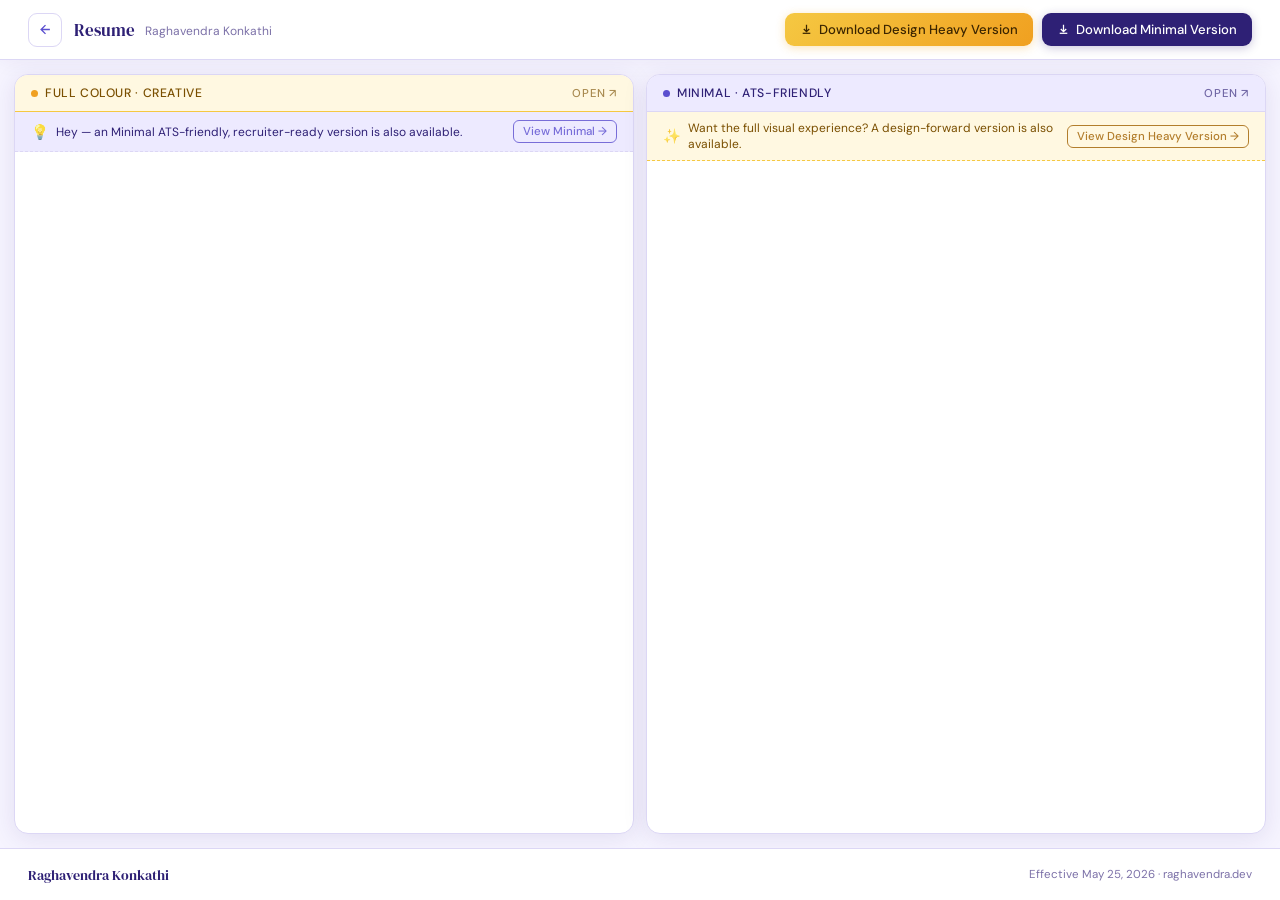
<file: resume.html>
<!DOCTYPE html>
<html lang="en">
<head>
  <meta charset="UTF-8">
  <title>Resume — Raghavendra Konkathi</title>
  <link rel="icon" type="image/x-icon" href="Assets/favicon.ico">
  <meta name="viewport" content="width=device-width, initial-scale=1.0">
  <link href="https://fonts.googleapis.com/css2?family=DM+Serif+Display:ital@0;1&family=DM+Sans:opsz,wght@9..40,300;9..40,400;9..40,500;9..40,600&display=swap" rel="stylesheet">

  <style>
    /* ─── Variables ──────────────────────────────────────── */
    :root {
      --purple-deep:  #2e2075;
      --purple-mid:   #5b4fcf;
      --purple-light: #edeaff;
      --gold:         #f0b429;
      --gold-pale:    #fff8e1;
      --text:         #1a1535;
      --text-muted:   #7c71a8;
      --border:       #dcd7f5;
      --bg:           #f6f4ff;
      --surface:      #ffffff;
      --radius:       14px;
      --header-h:     60px;
      --tab-bar-h:    56px;
      --bottom-bar-h: 68px;
    }

    *, *::before, *::after { box-sizing: border-box; margin: 0; padding: 0; }

    html, body {
      height: 100%;
      font-family: 'DM Sans', sans-serif;
      background: var(--bg);
      color: var(--text);
    }

    @keyframes fadeout { to { opacity: 0; } }


    /* ═══════════════════════════════════════════════════════
       DESKTOP  (≥ 721px)
    ═══════════════════════════════════════════════════════ */
    .page {
      display: flex;
      flex-direction: column;
      height: 100%;
      overflow: hidden;
    }

    .desktop-header {
      height: var(--header-h);
      flex-shrink: 0;
      display: flex;
      justify-content: space-between;
      align-items: center;
      padding: 0 28px;
      background: var(--surface);
      border-bottom: 1.5px solid var(--border);
      box-shadow: 0 2px 20px rgba(46,32,117,.06);
      z-index: 20;
    }

    .hd-left { display: flex; align-items: center; gap: 12px; }

    .back-btn {
      display: flex; align-items: center; justify-content: center;
      width: 34px; height: 34px;
      border-radius: 9px; border: 1.5px solid var(--border);
      color: var(--purple-mid); text-decoration: none;
      transition: background .15s, border-color .15s;
    }
    .back-btn:hover { background: var(--purple-light); border-color: var(--purple-mid); }

    .hd-title {
      font-family: 'DM Serif Display', serif;
      font-size: 1.08rem; color: var(--purple-deep);
    }
    .hd-title sub {
      font-family: 'DM Sans', sans-serif;
      font-size: 0.75rem; font-weight: 400;
      color: var(--text-muted);
      vertical-align: middle; margin-left: 6px;
    }

    .hd-actions { display: flex; gap: 9px; }

    .btn {
      display: inline-flex; align-items: center; gap: 6px;
      padding: 8px 15px; border-radius: 9px;
      font-family: 'DM Sans', sans-serif;
      font-size: 0.82rem; font-weight: 500;
      text-decoration: none; border: none; cursor: pointer;
      transition: transform .15s, box-shadow .15s;
      white-space: nowrap;
    }
    .btn:hover { transform: translateY(-1px); }

    .btn-gold {
      background: linear-gradient(135deg, #f5c842, #f0a020);
      color: #3b2500; box-shadow: 0 2px 10px rgba(240,164,32,.3);
    }
    .btn-gold:hover { box-shadow: 0 4px 18px rgba(240,164,32,.45); }

    .btn-purple {
      background: var(--purple-deep); color: #fff;
      box-shadow: 0 2px 10px rgba(46,32,117,.25);
    }
    .btn-purple:hover { background: var(--purple-mid); box-shadow: 0 4px 18px rgba(91,79,207,.35); }

    .pdf-row {
      flex: 1; min-height: 0;
      display: flex; gap: 12px;
      padding: 14px; background: var(--bg);
    }

    .pdf-panel {
      flex: 1; min-width: 0;
      display: flex; flex-direction: column;
      border-radius: var(--radius); overflow: hidden;
      box-shadow: 0 4px 24px rgba(46,32,117,.1);
      border: 1.5px solid var(--border);
      background: var(--surface);
    }

    .panel-tab {
      flex-shrink: 0;
      display: flex; align-items: center; justify-content: space-between;
      padding: 10px 16px;
      font-size: 0.76rem; font-weight: 500;
      letter-spacing: .05em; text-transform: uppercase;
    }
    .panel-tab-glam    { background: var(--gold-pale); border-bottom: 1.5px solid #f5c842; color: #7a4f00; }
    .panel-tab-minimal { background: var(--purple-light); border-bottom: 1.5px solid var(--border); color: var(--purple-deep); }

    .tab-pill { display: inline-flex; align-items: center; gap: 7px; }
    .tab-dot  { width: 7px; height: 7px; border-radius: 50%; }
    .panel-tab-glam    .tab-dot { background: #f0a020; }
    .panel-tab-minimal .tab-dot { background: var(--purple-mid); }

    .tab-open {
      font-size: 0.71rem; font-weight: 500;
      text-decoration: none; opacity: .65; transition: opacity .15s;
    }
    .panel-tab-glam    .tab-open { color: #7a4f00; }
    .panel-tab-minimal .tab-open { color: var(--purple-deep); }
    .tab-open:hover { opacity: 1; text-decoration: underline; }

    .iframe-wrap { flex: 1; min-height: 0; position: relative; }
    .iframe-wrap iframe {
      position: absolute; inset: 0;
      width: 100%; height: 100%;
      border: none; display: block;
    }

    /* ATS nudge banner */
    .ats-nudge {
      flex-shrink: 0;
      display: flex;
      align-items: center;
      justify-content: space-between;
      gap: 10px;
      padding: 8px 16px;
      background: var(--purple-light);
      border-bottom: 1px dashed var(--border);
      font-size: 0.75rem;
      color: var(--purple-deep);
    }
    .ats-nudge-text { display: flex; align-items: center; gap: 7px; }
    .ats-nudge-text span { opacity: 0.75; font-size: 0.9rem; }
    .ats-nudge-link {
      flex-shrink: 0;
      font-size: 0.72rem; font-weight: 500;
      color: var(--purple-mid); text-decoration: none;
      padding: 3px 9px;
      border: 1px solid var(--purple-mid);
      border-radius: 6px; opacity: 0.8;
      transition: opacity .15s, background .15s, color .15s;
      white-space: nowrap;
    }
    .ats-nudge-link:hover { opacity: 1; background: var(--purple-mid); color: #fff; }

    .zoom-hint {
      position: absolute; bottom: 14px; left: 50%;
      transform: translateX(-50%); z-index: 5;
      display: inline-flex; align-items: center; gap: 6px;
      padding: 6px 13px;
      background: rgba(26,21,53,.76);
      backdrop-filter: blur(8px); -webkit-backdrop-filter: blur(8px);
      border-radius: 999px; color: rgba(255,255,255,.9);
      font-size: 0.7rem; pointer-events: none; white-space: nowrap;
      animation: fadeout .4s ease 4s forwards;
    }
    .pdf-panel:hover .zoom-hint { animation: none; opacity: 1; }
    .zoom-hint kbd {
      font-family: 'DM Sans', sans-serif; font-size: 0.66rem;
      background: rgba(255,255,255,.15);
      border: 1px solid rgba(255,255,255,.22);
      border-radius: 4px; padding: 1px 5px;
    }

    .desktop-footer {
      flex-shrink: 0; height: 52px;
      display: flex; align-items: center; justify-content: space-between;
      padding: 0 28px;
      background: var(--surface); border-top: 1.5px solid var(--border);
    }
    .footer-name { font-family: 'DM Serif Display', serif; font-size: 0.88rem; color: var(--purple-deep); }
    .footer-note { font-size: 0.72rem; color: var(--text-muted); }

    .mobile-only { display: none !important; }


    /* ═══════════════════════════════════════════════════════
       MOBILE  (≤ 720px)
    ═══════════════════════════════════════════════════════ */
    @media (max-width: 720px) {
      html, body { overflow: hidden; }

      .desktop-header,
      .pdf-row,
      .desktop-footer { display: none !important; }

      .mobile-only { display: flex !important; }

      /* Shell */
      .m-shell {
        position: fixed; inset: 0;
        flex-direction: column;
        background: var(--bg);
      }

      /* Top bar */
      .m-topbar {
        flex-shrink: 0; height: var(--header-h);
        display: flex; align-items: center; justify-content: space-between;
        padding: 0 16px;
        background: var(--surface);
        border-bottom: 1.5px solid var(--border);
        box-shadow: 0 2px 14px rgba(46,32,117,.07);
        z-index: 20;
      }

      .m-back {
        display: flex; align-items: center; justify-content: center;
        width: 36px; height: 36px; flex-shrink: 0;
        border-radius: 10px; border: 1.5px solid var(--border);
        color: var(--purple-mid); text-decoration: none;
      }

      .m-title {
        font-family: 'DM Serif Display', serif;
        font-size: 1rem; color: var(--purple-deep);
        text-align: center; flex: 1; padding: 0 10px; line-height: 1.25;
      }
      .m-title small {
        display: block; font-family: 'DM Sans', sans-serif;
        font-size: 0.67rem; font-weight: 400; color: var(--text-muted); margin-top: 1px;
      }

      .m-open-btn {
        display: flex; align-items: center; justify-content: center;
        width: 36px; height: 36px; flex-shrink: 0;
        border-radius: 10px; border: 1.5px solid var(--border);
        color: var(--purple-mid); text-decoration: none;
        transition: background .15s;
      }
      .m-open-btn:active { background: var(--purple-light); }

      /* Tab switcher */
      .m-tabs {
        flex-shrink: 0; height: var(--tab-bar-h);
        display: flex; align-items: center;
        padding: 8px 12px; gap: 8px;
        background: var(--surface);
        border-bottom: 1.5px solid var(--border);
      }

      .m-tab {
        flex: 1; height: 38px;
        display: flex; align-items: center; justify-content: center; gap: 7px;
        border-radius: 10px; border: 1.5px solid transparent;
        font-family: 'DM Sans', sans-serif; font-size: 0.84rem; font-weight: 500;
        cursor: pointer; transition: all .2s;
        background: var(--bg); color: var(--text-muted);
      }

      .m-tab-dot { width: 8px; height: 8px; border-radius: 50%; flex-shrink: 0; }

      .m-tab[data-tab="glam"].active    { background: var(--gold-pale); border-color: var(--gold); color: #7a4f00; }
      .m-tab[data-tab="glam"]    .m-tab-dot { background: #f0a020; }
      .m-tab[data-tab="minimal"].active { background: var(--purple-light); border-color: var(--purple-mid); color: var(--purple-deep); }
      .m-tab[data-tab="minimal"] .m-tab-dot { background: var(--purple-mid); }

      /* Viewer */
      .m-viewer { flex: 1; min-height: 0; position: relative; overflow: hidden; }

      .m-pane {
        position: absolute; inset: 0;
        opacity: 0; pointer-events: none;
        transition: opacity .25s ease;
      }
      .m-pane.active { opacity: 1; pointer-events: auto; }
      .m-pane iframe { width: 100%; height: 100%; border: none; display: block; }

      /* Pinch hint */
      .m-pinch-hint {
        position: absolute; bottom: 76px; left: 50%;
        transform: translateX(-50%); z-index: 5;
        display: inline-flex; align-items: center; gap: 8px;
        padding: 8px 16px;
        background: rgba(26,21,53,.78);
        backdrop-filter: blur(10px); -webkit-backdrop-filter: blur(10px);
        border-radius: 999px; color: rgba(255,255,255,.92);
        font-size: 0.73rem; pointer-events: none; white-space: nowrap;
        animation: fadeout .4s ease 4s forwards;
      }

      /* Bottom bar */
      .m-bottombar {
        flex-shrink: 0; height: var(--bottom-bar-h);
        display: flex; align-items: center; gap: 10px;
        padding: 0 12px;
        background: var(--surface);
        border-top: 1.5px solid var(--border);
        box-shadow: 0 -4px 20px rgba(46,32,117,.08);
      }

      .m-dl-btn {
        flex: 1; height: 44px;
        display: flex; align-items: center; justify-content: center; gap: 8px;
        border-radius: 11px;
        font-family: 'DM Sans', sans-serif; font-size: 0.84rem; font-weight: 500;
        text-decoration: none;
        transition: opacity .2s, flex .25s, transform .15s;
      }
      .m-dl-btn:active { transform: scale(.97); }

      .m-dl-glam    { background: linear-gradient(135deg,#f5c842,#f0a020); color: #3b2500; box-shadow: 0 2px 12px rgba(240,164,32,.3); }
      .m-dl-minimal { background: var(--purple-deep); color: #fff; box-shadow: 0 2px 12px rgba(46,32,117,.25); }

      .m-dl-btn.dim { flex: 0.55; opacity: 0.35; }
    }
  </style>
</head>
<body>

<!-- ═══════════════════════════════════════════════════════ DESKTOP -->
<div class="page">

  <header class="desktop-header">
    <div class="hd-left">
      <a href="index.html" class="back-btn">
        <svg width="15" height="15" fill="none" stroke="currentColor" stroke-width="2.2" viewBox="0 0 24 24">
          <path d="M19 12H5M12 5l-7 7 7 7"/>
        </svg>
      </a>
      <div class="hd-title">Resume <sub>Raghavendra Konkathi</sub></div>
    </div>
    <div class="hd-actions">
      <a href="Assets/Raghavendra_Resume 2026.pdf" download class="btn btn-gold">
        <svg width="13" height="13" fill="none" stroke="currentColor" stroke-width="2.3" viewBox="0 0 24 24">
          <path d="M12 3v12M7 11l5 5 5-5"/><path d="M5 19h14"/>
        </svg>
        Download Design Heavy Version
      </a>
      <a href="Assets/Raghavendra_Resume_minimal_2026.pdf" download class="btn btn-purple">
        <svg width="13" height="13" fill="none" stroke="currentColor" stroke-width="2.3" viewBox="0 0 24 24">
          <path d="M12 3v12M7 11l5 5 5-5"/><path d="M5 19h14"/>
        </svg>
        Download Minimal Version
      </a>
    </div>
  </header>

  <div class="pdf-row">
    <div class="pdf-panel">
      <div class="panel-tab panel-tab-glam">
        <span class="tab-pill"><span class="tab-dot"></span>Full Colour · Creative</span>
        <a href="Assets/Raghavendra_Resume 2026.pdf" target="_blank" class="tab-open">Open ↗</a>
      </div>
      <div class="ats-nudge">
        <div class="ats-nudge-text">
          <span>💡</span>
          Hey — an Minimal ATS-friendly, recruiter-ready version is also available.
        </div>
        <a href="Assets/Raghavendra_Resume_minimal_2026.pdf" target="_blank" class="ats-nudge-link">View Minimal →</a>
      </div>
      <div class="iframe-wrap">
        <iframe src="Assets/Raghavendra_Resume 2026.pdf#zoom=page-width&scrollbar=1" title="Creative Resume"></iframe>
        <div class="zoom-hint"><kbd>Ctrl</kbd> + <kbd>scroll</kbd> &nbsp;to zoom &nbsp;·&nbsp; hover to recall</div>
      </div>
    </div>
    <div class="pdf-panel">
      <div class="panel-tab panel-tab-minimal">
        <span class="tab-pill"><span class="tab-dot"></span>Minimal · ATS-Friendly</span>
        <a href="Assets/Raghavendra_Resume_minimal_2026.pdf" target="_blank" class="tab-open">Open ↗</a>
      </div>
      <div class="ats-nudge" style="background: var(--gold-pale); border-bottom: 1px dashed #f5c842; color: #7a4f00;">
        <div class="ats-nudge-text">
          <span>✨</span>
          Want the full visual experience? A design-forward version is also available.
        </div>
        <a href="Assets/Raghavendra_Resume 2026.pdf" target="_blank" class="ats-nudge-link" style="color: #a06000; border-color: #a06000;">View Design Heavy Version →</a>
      </div>
      <div class="iframe-wrap">
        <iframe src="Assets/Raghavendra_Resume_minimal_2026.pdf#zoom=page-width&scrollbar=1" title="Minimal Resume"></iframe>
        <div class="zoom-hint"><kbd>Ctrl</kbd> + <kbd>scroll</kbd> &nbsp;to zoom &nbsp;·&nbsp; hover to recall</div>
      </div>
    </div>
  </div>

  <footer class="desktop-footer">
    <span class="footer-name">Raghavendra Konkathi</span>
    <span class="footer-note">Effective May 25, 2026 · raghavendra.dev</span>
  </footer>

</div>


<!-- ═══════════════════════════════════════════════════════ MOBILE -->
<div class="m-shell mobile-only" id="mShell">

  <div class="m-topbar">
    <a href="index.html" class="m-back">
      <svg width="16" height="16" fill="none" stroke="currentColor" stroke-width="2.2" viewBox="0 0 24 24">
        <path d="M19 12H5M12 5l-7 7 7 7"/>
      </svg>
    </a>
    <div class="m-title">
      Resume
      <small>Raghavendra Konkathi</small>
    </div>
    <a href="Assets/Raghavendra_Resume 2026.pdf" target="_blank" class="m-open-btn" id="mOpenBtn">
      <svg width="15" height="15" fill="none" stroke="currentColor" stroke-width="2.2" viewBox="0 0 24 24">
        <path d="M18 13v6a2 2 0 01-2 2H5a2 2 0 01-2-2V8a2 2 0 012-2h6"/>
        <polyline points="15 3 21 3 21 9"/><line x1="10" y1="14" x2="21" y2="3"/>
      </svg>
    </a>
  </div>

  <div class="m-tabs">
    <button class="m-tab active" data-tab="glam" onclick="switchTab('glam')">
      <span class="m-tab-dot"></span>✦ Design Heavy Version
    </button>
    <button class="m-tab" data-tab="minimal" onclick="switchTab('minimal')">
      <span class="m-tab-dot"></span>Minimal
    </button>
  </div>

  <div class="m-viewer">
    <div class="m-pane active" id="pane-glam">
      <div class="ats-nudge">
        <div class="ats-nudge-text">
          <span>💡</span>
          ATS-friendly version also available.
        </div>
        <a onclick="switchTab('minimal')" class="ats-nudge-link" style="cursor:pointer;">Switch →</a>
      </div>
      <iframe src="Assets/Raghavendra_Resume 2026.pdf#zoom=page-width&scrollbar=1" title="Creative Resume" style="height: calc(100% - 37px);"></iframe>
      <div class="m-pinch-hint">
        <svg width="15" height="15" fill="none" stroke="currentColor" stroke-width="1.8" viewBox="0 0 24 24">
          <path d="M8.5 14.5s-.5-1-1.5-2-1-2.5 0-3.5 2.5 0 3 1l.5 1m4.5 3s.5-1 1.5-2 1-2.5 0-3.5-2.5 0-3 1l-.5 1"/>
          <path d="M6 18l1.5-3.5L12 16l4.5-1.5L18 18"/>
        </svg>
        Pinch to zoom
      </div>
    </div>
    <div class="m-pane" id="pane-minimal">
      <div class="ats-nudge" style="background: var(--gold-pale); border-bottom: 1px dashed #f5c842; color: #7a4f00;">
        <div class="ats-nudge-text">
          <span>✨</span>
          A design-forward version is also available.
        </div>
        <a onclick="switchTab('glam')" class="ats-nudge-link" style="cursor:pointer; color: #a06000; border-color: #a06000;">Switch →</a>
      </div>
      <iframe src="Assets/Raghavendra_Resume_minimal_2026.pdf#zoom=page-width&scrollbar=1" title="Minimal Resume" style="height: calc(100% - 37px);"></iframe>
      <div class="m-pinch-hint">
        <svg width="15" height="15" fill="none" stroke="currentColor" stroke-width="1.8" viewBox="0 0 24 24">
          <path d="M8.5 14.5s-.5-1-1.5-2-1-2.5 0-3.5 2.5 0 3 1l.5 1m4.5 3s.5-1 1.5-2 1-2.5 0-3.5-2.5 0-3 1l-.5 1"/>
          <path d="M6 18l1.5-3.5L12 16l4.5-1.5L18 18"/>
        </svg>
        Pinch to zoom
      </div>
    </div>
  </div>

  <div class="m-bottombar">
    <a href="Assets/Raghavendra_Resume 2026.pdf" download class="m-dl-btn m-dl-glam" id="dlGlam">
      <svg width="14" height="14" fill="none" stroke="currentColor" stroke-width="2.2" viewBox="0 0 24 24">
        <path d="M12 3v12M7 11l5 5 5-5"/><path d="M5 19h14"/>
      </svg>
      Download Design Heavy Version
    </a>
    <a href="Assets/Raghavendra_Resume_minimal_2026.pdf" download class="m-dl-btn m-dl-minimal dim" id="dlMinimal">
      <svg width="14" height="14" fill="none" stroke="currentColor" stroke-width="2.2" viewBox="0 0 24 24">
        <path d="M12 3v12M7 11l5 5 5-5"/><path d="M5 19h14"/>
      </svg>
      Download Minimal Version
    </a>
  </div>

</div>

<script>
  const ASSETS = {
    glam:    'Assets/Raghavendra_Resume 2026.pdf',
    minimal: 'Assets/Raghavendra_Resume_minimal_2026.pdf'
  };

  function switchTab(tab) {
    document.querySelectorAll('.m-tab').forEach(el => el.classList.remove('active'));
    document.querySelector(`.m-tab[data-tab="${tab}"]`).classList.add('active');

    document.querySelectorAll('.m-pane').forEach(el => el.classList.remove('active'));
    document.getElementById(`pane-${tab}`).classList.add('active');

    document.getElementById('mOpenBtn').href = ASSETS[tab];

    const dlGlam    = document.getElementById('dlGlam');
    const dlMinimal = document.getElementById('dlMinimal');
    if (tab === 'glam') {
      dlGlam.classList.remove('dim');
      dlMinimal.classList.add('dim');
    } else {
      dlMinimal.classList.remove('dim');
      dlGlam.classList.add('dim');
    }
  }
</script>

</body>
</html>
</file>
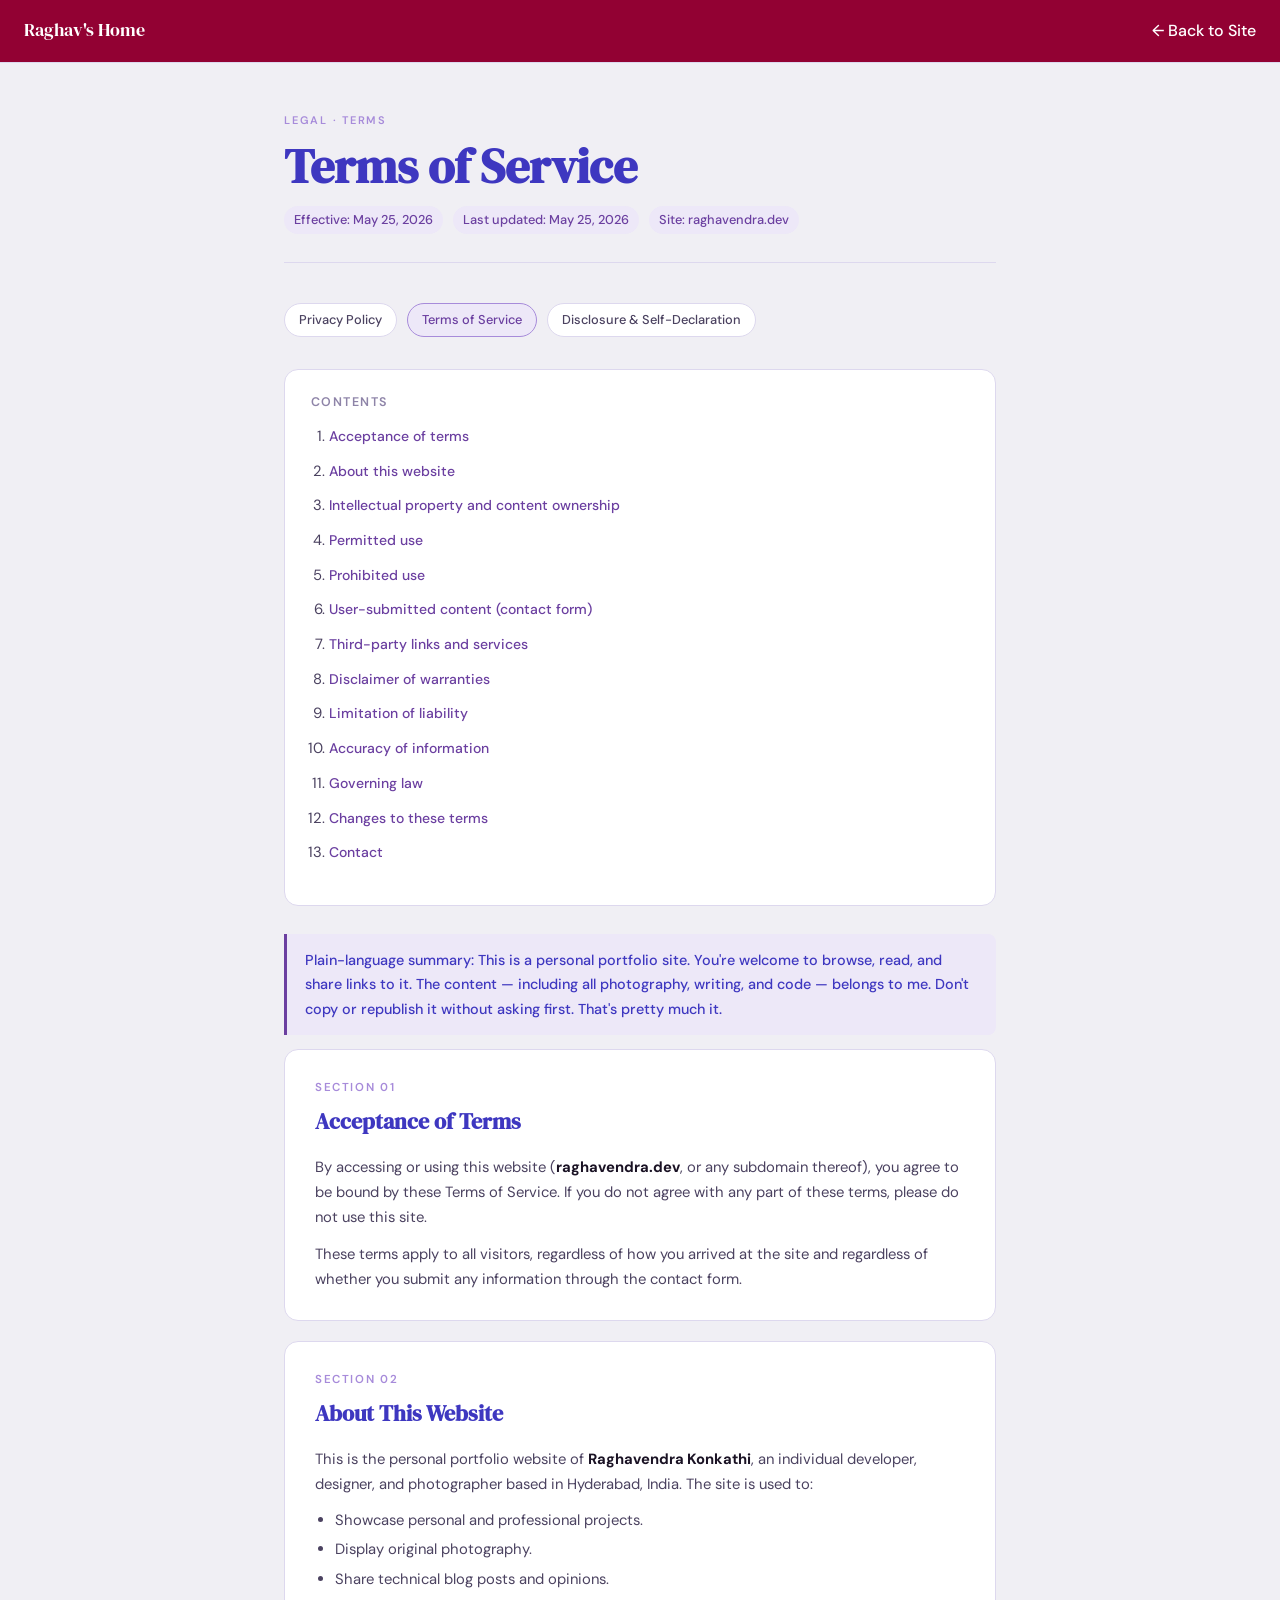
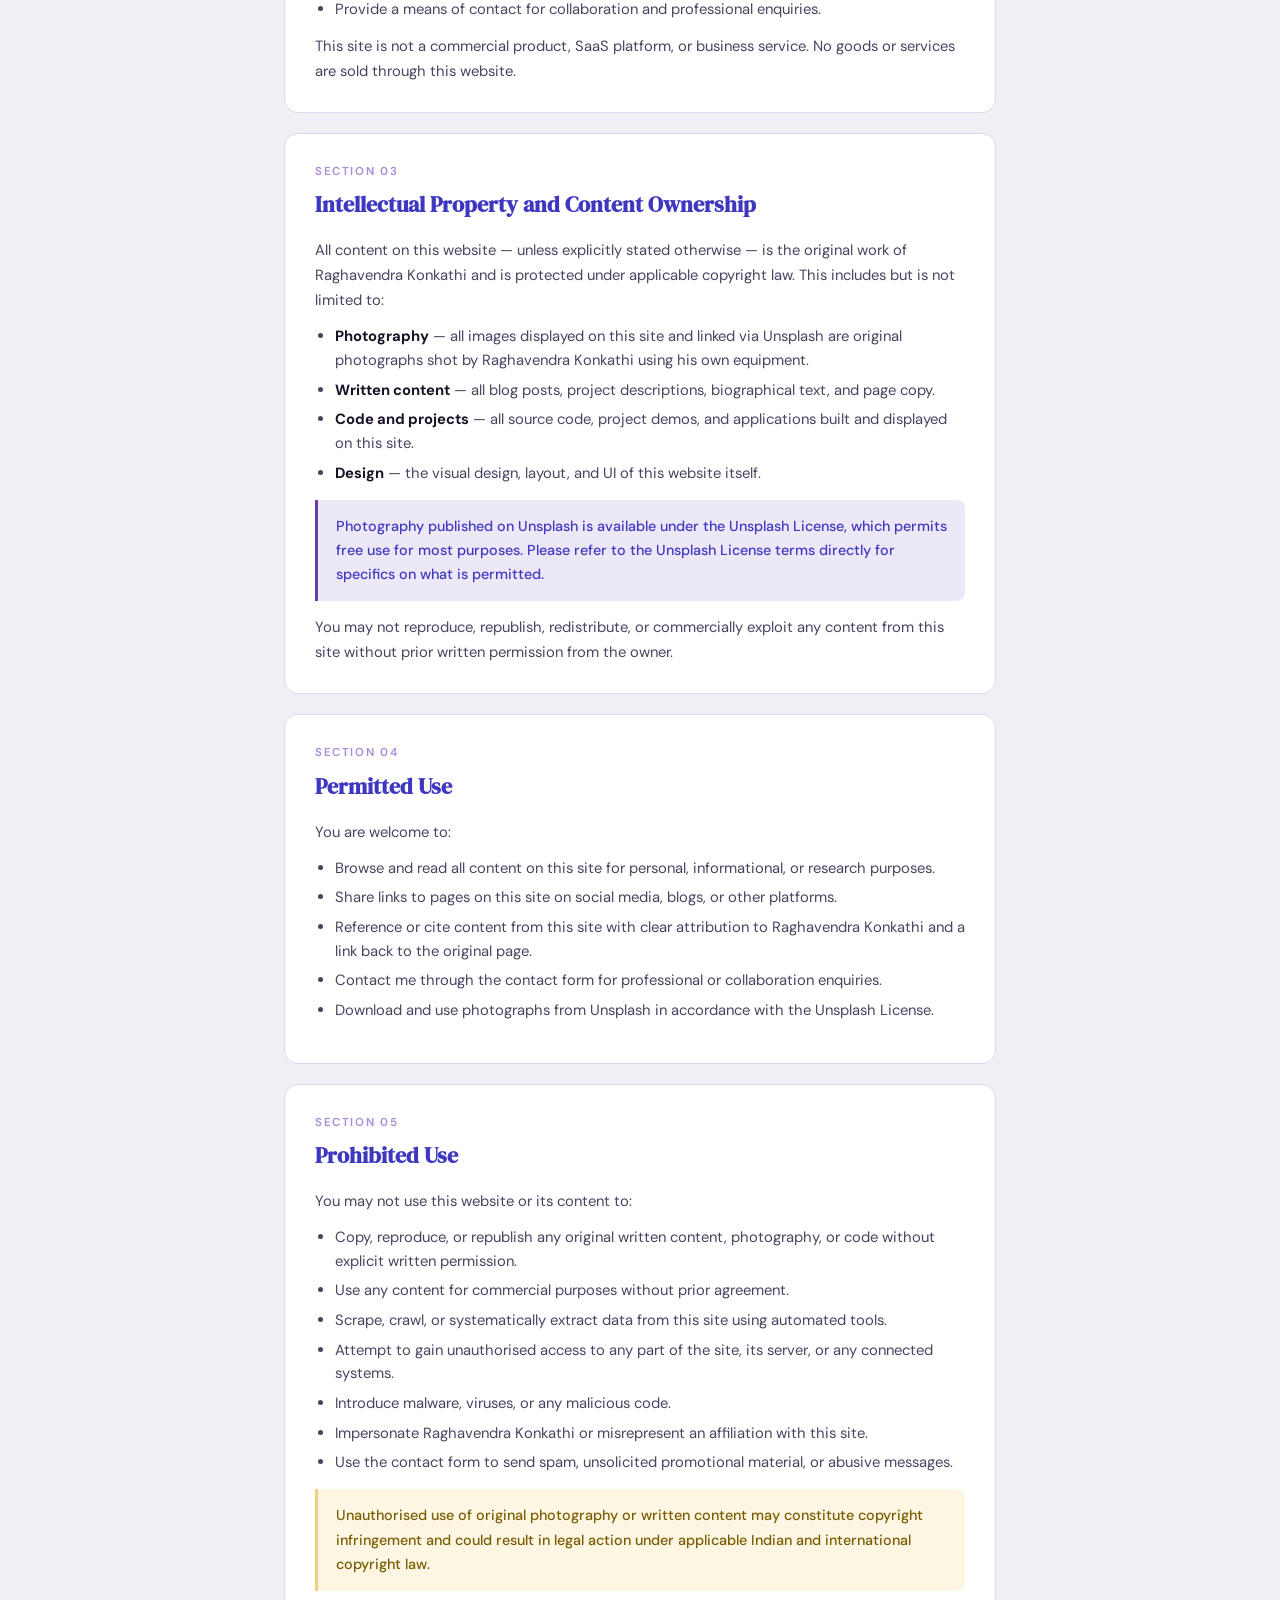
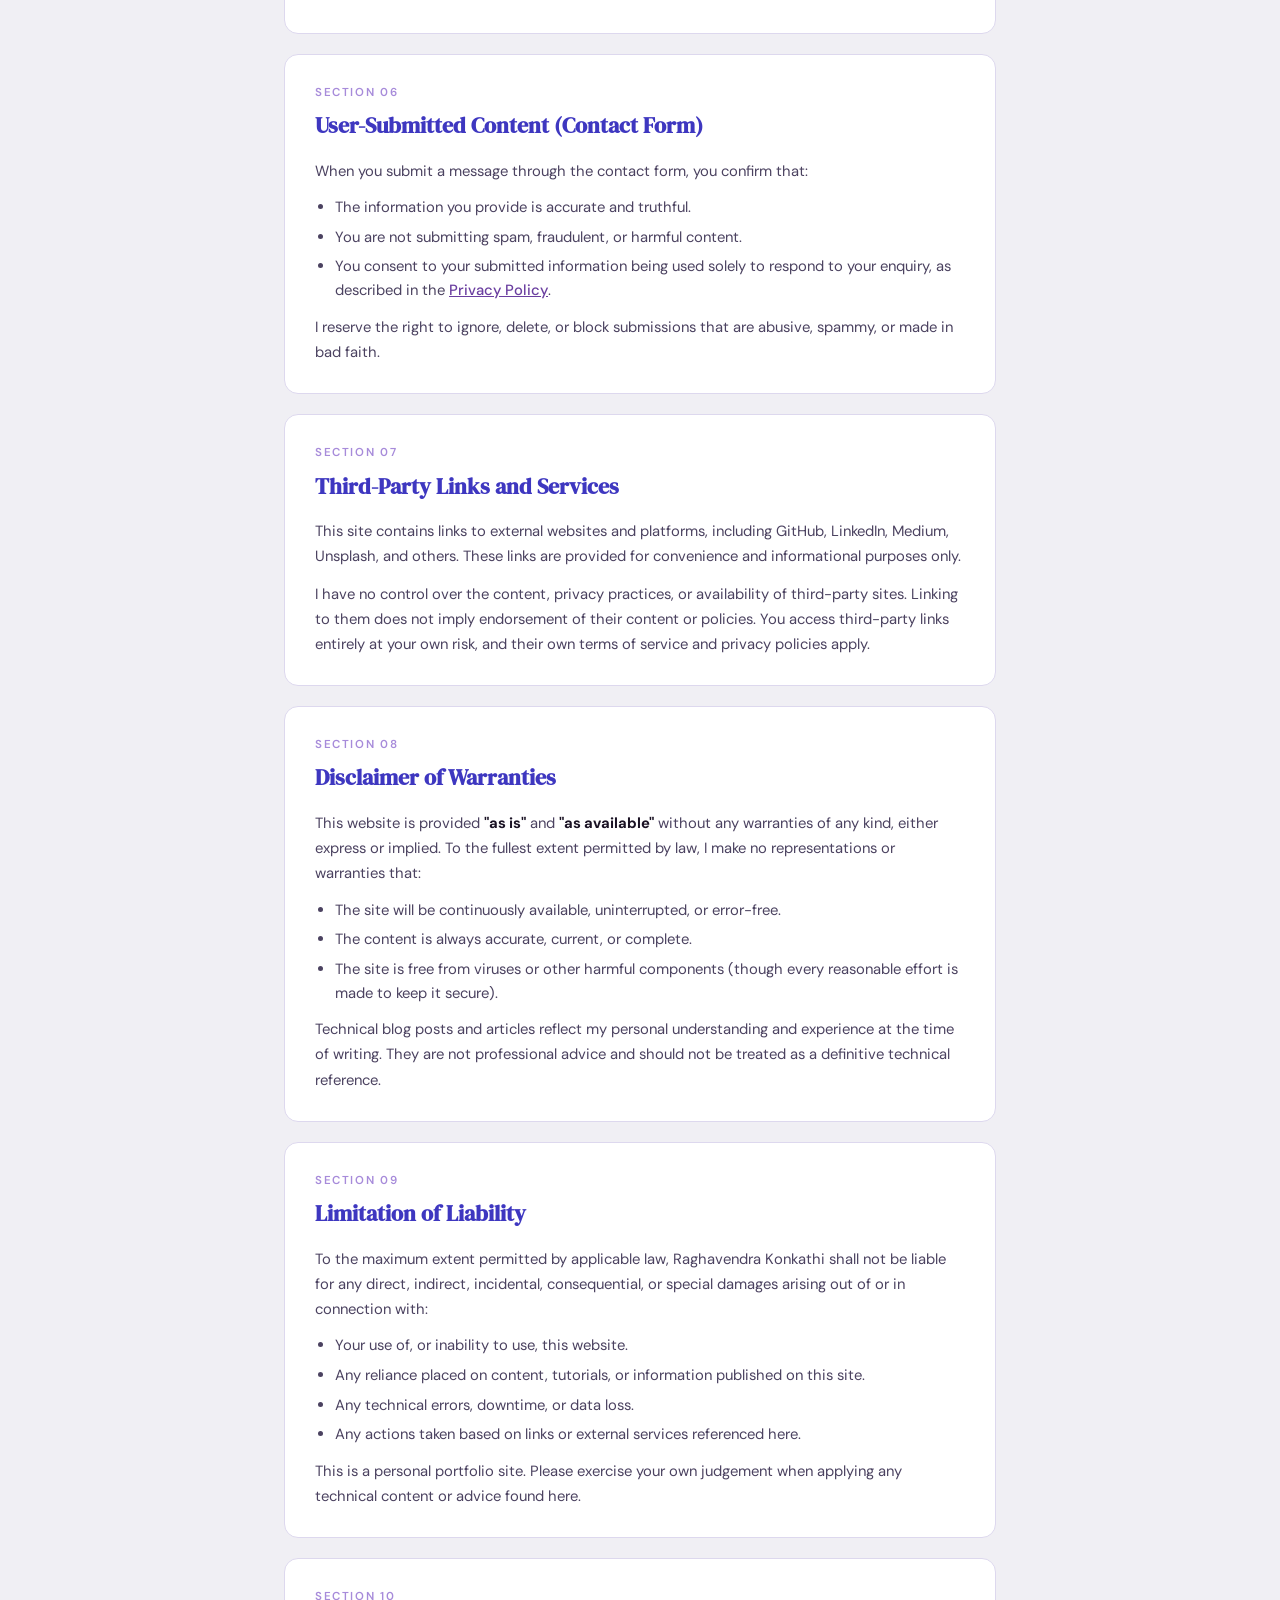
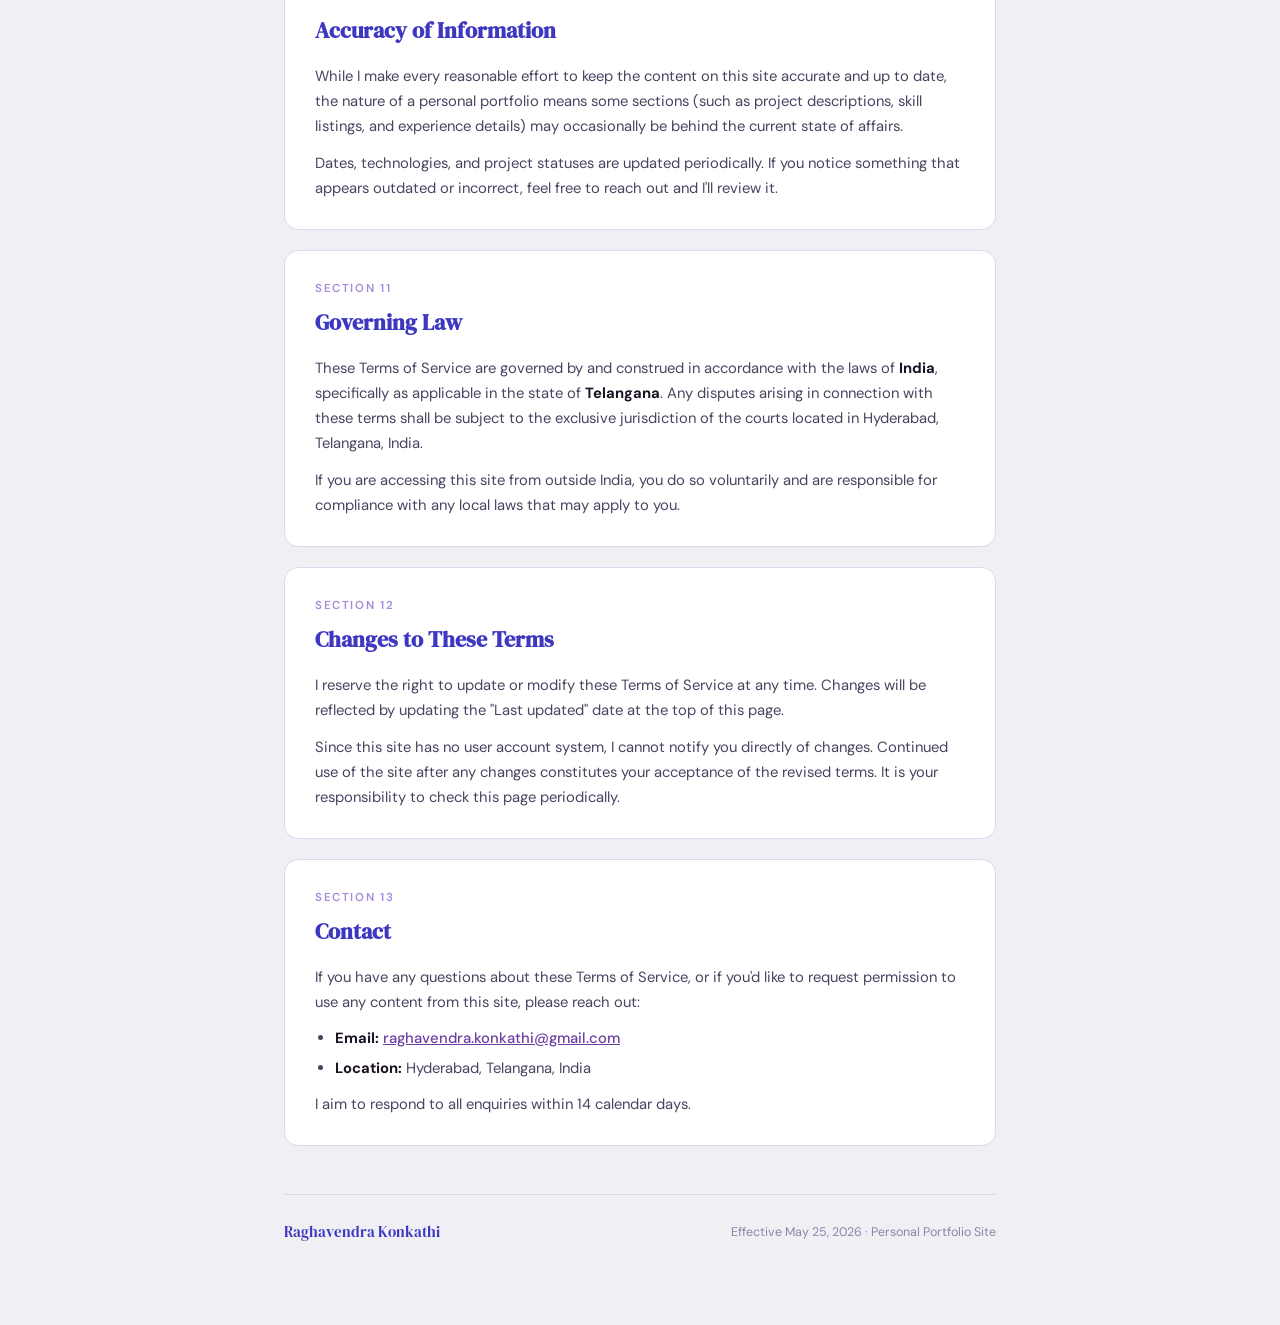
<file: terms.html>
<!DOCTYPE html>
<html lang="en">
<head>
  <meta charset="UTF-8" />
  <meta name="viewport" content="width=device-width, initial-scale=1.0"/>
  <title>Terms of Service — Raghavendra Konkathi</title>
  <link rel="icon" type="image/x-icon" href="Assets/favicon.ico">
  <link href="https://fonts.googleapis.com/css2?family=DM+Serif+Display&family=DM+Sans:wght@300;400;500;600&display=swap" rel="stylesheet"/>
  <style>
    *, *::before, *::after { box-sizing: border-box; margin: 0; padding: 0; }

    :root {
      --bg: #f0eff4;
      --card: #ffffff;
      --purple-deep: #3e37c0;
      --purple-mid: #6b3fa0;
      --purple-light: #a78bda;
      --purple-mist: #ede8f8;
      --text-dark: #1a1224;
      --text-mid: #4b4260;
      --text-light: #8e84a8;
      --border: #ddd8ee;
      --amber-mist: #fdf6e3;
      --amber-border: #f0d080;
      --amber-text: #7a5c00;
    }

    html, body {
      font-family: 'DM Sans', sans-serif;
      background: var(--bg);
      color: var(--text-dark);
      line-height: 1.7;
    }

    /* ── NAV ── */
    nav {
      background: #920133;
      border-bottom: 1px solid var(--border);
      padding: 16px 24px;
      display: flex;
      align-items: center;
      justify-content: space-between;
      position: sticky;
      top: 0;
      z-index: 10;
    }

    .nav-brand {
      font-family: 'DM Serif Display', serif;
      font-size: 1.1rem;
      color: white;
      text-decoration: none;
    }

    .nav-back {
      font-size: 1rem;
      font-weight: 500;
      color: white;
      text-decoration: none;
      display: flex;
      align-items: center;
      gap: 5px;
      transition: opacity 0.2s;
    }
    .nav-back:hover { opacity: 0.7; }

    /* ── LAYOUT ── */
    .page {
      max-width: 760px;
      margin: 0 auto;
      padding: 48px 24px 80px;
    }

    /* ── HEADER ── */
    .doc-header {
      margin-bottom: 40px;
      padding-bottom: 28px;
      border-bottom: 1px solid var(--border);
    }

    .doc-eyebrow {
      font-size: 11px;
      font-weight: 600;
      letter-spacing: 0.16em;
      text-transform: uppercase;
      color: var(--purple-light);
      margin-bottom: 10px;
    }

    .doc-title {
      font-family: 'DM Serif Display', serif;
      font-size: clamp(2rem, 5vw, 3rem);
      color: var(--purple-deep);
      line-height: 1.1;
      margin-bottom: 14px;
    }

    .doc-meta {
      display: flex;
      flex-wrap: wrap;
      gap: 10px;
      font-size: 0.8rem;
    }

    .doc-meta span {
      background: var(--purple-mist);
      color: var(--purple-mid);
      padding: 3px 10px;
      border-radius: 20px;
      font-weight: 500;
    }

    /* ── TOC ── */
    .toc {
      background: var(--card);
      border: 1px solid var(--border);
      border-radius: 14px;
      padding: 22px 26px;
      margin-bottom: 28px;
    }

    .toc-title {
      font-size: 0.78rem;
      font-weight: 600;
      letter-spacing: 0.12em;
      text-transform: uppercase;
      color: var(--text-light);
      margin-bottom: 12px;
    }

    .toc ol {
      padding-left: 18px;
      display: flex;
      flex-direction: column;
      gap: 5px;
    }

    .toc a {
      font-size: 0.875rem;
      color: var(--purple-mid);
      text-decoration: none;
      font-weight: 500;
    }
    .toc a:hover { text-decoration: underline; }

    /* ── HIGHLIGHT BOXES ── */
    .highlight {
      background: var(--purple-mist);
      border-left: 3px solid var(--purple-mid);
      border-radius: 0 8px 8px 0;
      padding: 14px 18px;
      margin: 14px 0;
      font-size: 0.9rem;
      color: var(--purple-deep);
      font-weight: 500;
    }

    .warning {
      background: var(--amber-mist);
      border-left: 3px solid var(--amber-border);
      border-radius: 0 8px 8px 0;
      padding: 14px 18px;
      margin: 14px 0;
      font-size: 0.9rem;
      color: var(--amber-text);
      font-weight: 500;
    }

    /* ── SECTIONS ── */
    .section {
      background: var(--card);
      border: 1px solid var(--border);
      border-radius: 14px;
      padding: 28px 30px;
      margin-bottom: 20px;
    }

    .section-num {
      font-size: 0.72rem;
      font-weight: 600;
      letter-spacing: 0.14em;
      text-transform: uppercase;
      color: var(--purple-light);
      margin-bottom: 6px;
    }

    h2 {
      font-family: 'DM Serif Display', serif;
      font-size: 1.35rem;
      color: var(--purple-deep);
      margin-bottom: 14px;
    }

    p {
      font-size: 0.925rem;
      color: var(--text-mid);
      margin-bottom: 12px;
    }
    p:last-child { margin-bottom: 0; }

    ul, ol {
      padding-left: 20px;
      margin-bottom: 12px;
    }

    li {
      font-size: 0.925rem;
      color: var(--text-mid);
      margin-bottom: 6px;
      line-height: 1.6;
    }

    a.inline {
      color: var(--purple-mid);
      font-weight: 500;
    }
    a.inline:hover { text-decoration: underline; }

    strong { color: var(--text-dark); }

    /* ── FOOTER ── */
    .doc-footer {
      margin-top: 48px;
      padding-top: 24px;
      border-top: 1px solid var(--border);
      display: flex;
      justify-content: space-between;
      align-items: center;
      flex-wrap: wrap;
      gap: 10px;
    }

    .doc-footer-name {
      font-family: 'DM Serif Display', serif;
      font-size: 0.95rem;
      color: var(--purple-deep);
    }

    .doc-footer-note {
      font-size: 0.78rem;
      color: var(--text-light);
    }

    /* ── LEGAL PAGES NAV ── */
    .legal-nav {
      display: flex;
      gap: 10px;
      flex-wrap: wrap;
      margin-bottom: 32px;
    }

    .legal-nav a {
      font-size: 0.8rem;
      font-weight: 500;
      padding: 5px 14px;
      border-radius: 20px;
      text-decoration: none;
      border: 1px solid var(--border);
      color: var(--text-mid);
      background: var(--card);
      transition: all 0.2s;
    }

    .legal-nav a:hover,
    .legal-nav a.active {
      background: var(--purple-mist);
      color: var(--purple-mid);
      border-color: var(--purple-light);
    }

    @media (max-width: 560px) {
      .section { padding: 20px 18px; }
    }
  </style>
</head>
<body>

<nav>
  <a href="index.html" class="nav-brand">Raghav's Home</a>
  <a href="index.html" class="nav-back">← Back to Site</a>
</nav>

<div class="page">

  <div class="doc-header">
    <p class="doc-eyebrow">Legal · Terms</p>
    <h1 class="doc-title">Terms of Service</h1>
    <div class="doc-meta">
      <span>Effective: May 25, 2026</span>
      <span>Last updated: May 25, 2026</span>
      <span>Site: raghavendra.dev</span>
    </div>
  </div>

  <!-- Legal pages quick nav -->
  <div class="legal-nav">
    <a href="privacy-policy.html">Privacy Policy</a>
    <a href="terms.html" class="active">Terms of Service</a>
    <a href="disclosure.html">Disclosure &amp; Self-Declaration</a>
  </div>

  <!-- TOC -->
  <div class="toc">
    <p class="toc-title">Contents</p>
    <ol>
      <li><a href="#s1">Acceptance of terms</a></li>
      <li><a href="#s2">About this website</a></li>
      <li><a href="#s3">Intellectual property and content ownership</a></li>
      <li><a href="#s4">Permitted use</a></li>
      <li><a href="#s5">Prohibited use</a></li>
      <li><a href="#s6">User-submitted content (contact form)</a></li>
      <li><a href="#s7">Third-party links and services</a></li>
      <li><a href="#s8">Disclaimer of warranties</a></li>
      <li><a href="#s9">Limitation of liability</a></li>
      <li><a href="#s10">Accuracy of information</a></li>
      <li><a href="#s11">Governing law</a></li>
      <li><a href="#s12">Changes to these terms</a></li>
      <li><a href="#s13">Contact</a></li>
    </ol>
  </div>

  <div class="highlight">
    Plain-language summary: This is a personal portfolio site. You're welcome to browse, read, and share links to it. The content — including all photography, writing, and code — belongs to me. Don't copy or republish it without asking first. That's pretty much it.
  </div>

  <!-- 1 -->
  <div class="section" id="s1">
    <p class="section-num">Section 01</p>
    <h2>Acceptance of Terms</h2>
    <p>By accessing or using this website (<strong>raghavendra.dev</strong>, or any subdomain thereof), you agree to be bound by these Terms of Service. If you do not agree with any part of these terms, please do not use this site.</p>
    <p>These terms apply to all visitors, regardless of how you arrived at the site and regardless of whether you submit any information through the contact form.</p>
  </div>

  <!-- 2 -->
  <div class="section" id="s2">
    <p class="section-num">Section 02</p>
    <h2>About This Website</h2>
    <p>This is the personal portfolio website of <strong>Raghavendra Konkathi</strong>, an individual developer, designer, and photographer based in Hyderabad, India. The site is used to:</p>
    <ul>
      <li>Showcase personal and professional projects.</li>
      <li>Display original photography.</li>
      <li>Share technical blog posts and opinions.</li>
      <li>Provide a means of contact for collaboration and professional enquiries.</li>
    </ul>
    <p>This site is not a commercial product, SaaS platform, or business service. No goods or services are sold through this website.</p>
  </div>

  <!-- 3 -->
  <div class="section" id="s3">
    <p class="section-num">Section 03</p>
    <h2>Intellectual Property and Content Ownership</h2>
    <p>All content on this website — unless explicitly stated otherwise — is the original work of Raghavendra Konkathi and is protected under applicable copyright law. This includes but is not limited to:</p>
    <ul>
      <li><strong>Photography</strong> — all images displayed on this site and linked via Unsplash are original photographs shot by Raghavendra Konkathi using his own equipment.</li>
      <li><strong>Written content</strong> — all blog posts, project descriptions, biographical text, and page copy.</li>
      <li><strong>Code and projects</strong> — all source code, project demos, and applications built and displayed on this site.</li>
      <li><strong>Design</strong> — the visual design, layout, and UI of this website itself.</li>
    </ul>
    <div class="highlight">
      Photography published on Unsplash is available under the Unsplash License, which permits free use for most purposes. Please refer to the Unsplash License terms directly for specifics on what is permitted.
    </div>
    <p>You may not reproduce, republish, redistribute, or commercially exploit any content from this site without prior written permission from the owner.</p>
  </div>

  <!-- 4 -->
  <div class="section" id="s4">
    <p class="section-num">Section 04</p>
    <h2>Permitted Use</h2>
    <p>You are welcome to:</p>
    <ul>
      <li>Browse and read all content on this site for personal, informational, or research purposes.</li>
      <li>Share links to pages on this site on social media, blogs, or other platforms.</li>
      <li>Reference or cite content from this site with clear attribution to Raghavendra Konkathi and a link back to the original page.</li>
      <li>Contact me through the contact form for professional or collaboration enquiries.</li>
      <li>Download and use photographs from Unsplash in accordance with the Unsplash License.</li>
    </ul>
  </div>

  <!-- 5 -->
  <div class="section" id="s5">
    <p class="section-num">Section 05</p>
    <h2>Prohibited Use</h2>
    <p>You may not use this website or its content to:</p>
    <ul>
      <li>Copy, reproduce, or republish any original written content, photography, or code without explicit written permission.</li>
      <li>Use any content for commercial purposes without prior agreement.</li>
      <li>Scrape, crawl, or systematically extract data from this site using automated tools.</li>
      <li>Attempt to gain unauthorised access to any part of the site, its server, or any connected systems.</li>
      <li>Introduce malware, viruses, or any malicious code.</li>
      <li>Impersonate Raghavendra Konkathi or misrepresent an affiliation with this site.</li>
      <li>Use the contact form to send spam, unsolicited promotional material, or abusive messages.</li>
    </ul>
    <div class="warning">
      Unauthorised use of original photography or written content may constitute copyright infringement and could result in legal action under applicable Indian and international copyright law.
    </div>
  </div>

  <!-- 6 -->
  <div class="section" id="s6">
    <p class="section-num">Section 06</p>
    <h2>User-Submitted Content (Contact Form)</h2>
    <p>When you submit a message through the contact form, you confirm that:</p>
    <ul>
      <li>The information you provide is accurate and truthful.</li>
      <li>You are not submitting spam, fraudulent, or harmful content.</li>
      <li>You consent to your submitted information being used solely to respond to your enquiry, as described in the <a href="privacy-policy.html" class="inline">Privacy Policy</a>.</li>
    </ul>
    <p>I reserve the right to ignore, delete, or block submissions that are abusive, spammy, or made in bad faith.</p>
  </div>

  <!-- 7 -->
  <div class="section" id="s7">
    <p class="section-num">Section 07</p>
    <h2>Third-Party Links and Services</h2>
    <p>This site contains links to external websites and platforms, including GitHub, LinkedIn, Medium, Unsplash, and others. These links are provided for convenience and informational purposes only.</p>
    <p>I have no control over the content, privacy practices, or availability of third-party sites. Linking to them does not imply endorsement of their content or policies. You access third-party links entirely at your own risk, and their own terms of service and privacy policies apply.</p>
  </div>

  <!-- 8 -->
  <div class="section" id="s8">
    <p class="section-num">Section 08</p>
    <h2>Disclaimer of Warranties</h2>
    <p>This website is provided <strong>"as is"</strong> and <strong>"as available"</strong> without any warranties of any kind, either express or implied. To the fullest extent permitted by law, I make no representations or warranties that:</p>
    <ul>
      <li>The site will be continuously available, uninterrupted, or error-free.</li>
      <li>The content is always accurate, current, or complete.</li>
      <li>The site is free from viruses or other harmful components (though every reasonable effort is made to keep it secure).</li>
    </ul>
    <p>Technical blog posts and articles reflect my personal understanding and experience at the time of writing. They are not professional advice and should not be treated as a definitive technical reference.</p>
  </div>

  <!-- 9 -->
  <div class="section" id="s9">
    <p class="section-num">Section 09</p>
    <h2>Limitation of Liability</h2>
    <p>To the maximum extent permitted by applicable law, Raghavendra Konkathi shall not be liable for any direct, indirect, incidental, consequential, or special damages arising out of or in connection with:</p>
    <ul>
      <li>Your use of, or inability to use, this website.</li>
      <li>Any reliance placed on content, tutorials, or information published on this site.</li>
      <li>Any technical errors, downtime, or data loss.</li>
      <li>Any actions taken based on links or external services referenced here.</li>
    </ul>
    <p>This is a personal portfolio site. Please exercise your own judgement when applying any technical content or advice found here.</p>
  </div>

  <!-- 10 -->
  <div class="section" id="s10">
    <p class="section-num">Section 10</p>
    <h2>Accuracy of Information</h2>
    <p>While I make every reasonable effort to keep the content on this site accurate and up to date, the nature of a personal portfolio means some sections (such as project descriptions, skill listings, and experience details) may occasionally be behind the current state of affairs.</p>
    <p>Dates, technologies, and project statuses are updated periodically. If you notice something that appears outdated or incorrect, feel free to reach out and I'll review it.</p>
  </div>

  <!-- 11 -->
  <div class="section" id="s11">
    <p class="section-num">Section 11</p>
    <h2>Governing Law</h2>
    <p>These Terms of Service are governed by and construed in accordance with the laws of <strong>India</strong>, specifically as applicable in the state of <strong>Telangana</strong>. Any disputes arising in connection with these terms shall be subject to the exclusive jurisdiction of the courts located in Hyderabad, Telangana, India.</p>
    <p>If you are accessing this site from outside India, you do so voluntarily and are responsible for compliance with any local laws that may apply to you.</p>
  </div>

  <!-- 12 -->
  <div class="section" id="s12">
    <p class="section-num">Section 12</p>
    <h2>Changes to These Terms</h2>
    <p>I reserve the right to update or modify these Terms of Service at any time. Changes will be reflected by updating the "Last updated" date at the top of this page.</p>
    <p>Since this site has no user account system, I cannot notify you directly of changes. Continued use of the site after any changes constitutes your acceptance of the revised terms. It is your responsibility to check this page periodically.</p>
  </div>

  <!-- 13 -->
  <div class="section" id="s13">
    <p class="section-num">Section 13</p>
    <h2>Contact</h2>
    <p>If you have any questions about these Terms of Service, or if you'd like to request permission to use any content from this site, please reach out:</p>
    <ul>
      <li><strong>Email:</strong> <a href="mailto:raghavendra.konkathi@gmail.com" class="inline">raghavendra.konkathi@gmail.com</a></li>
      <li><strong>Location:</strong> Hyderabad, Telangana, India</li>
    </ul>
    <p>I aim to respond to all enquiries within 14 calendar days.</p>
  </div>

  <div class="doc-footer">
    <span class="doc-footer-name">Raghavendra Konkathi</span>
    <span class="doc-footer-note">Effective May 25, 2026 · Personal Portfolio Site</span>
  </div>

</div>
</body>
</html>
</file>
